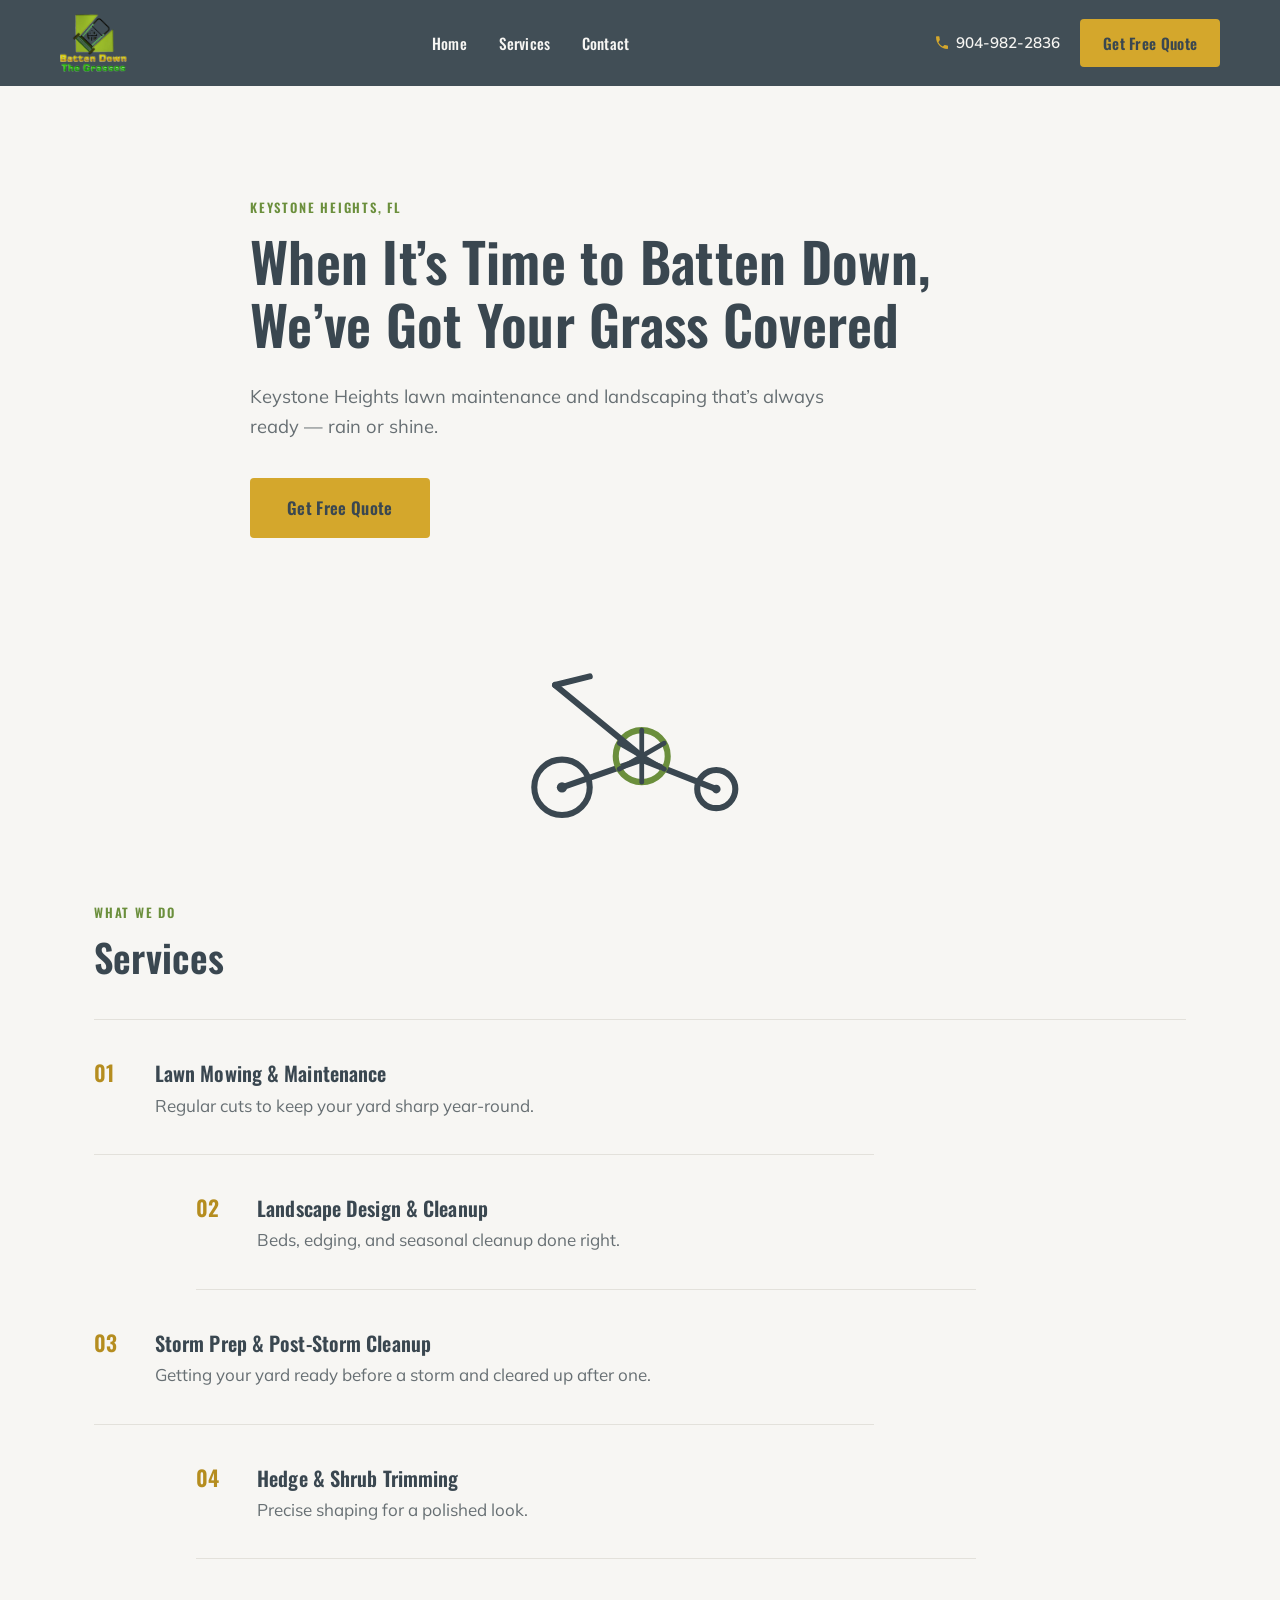
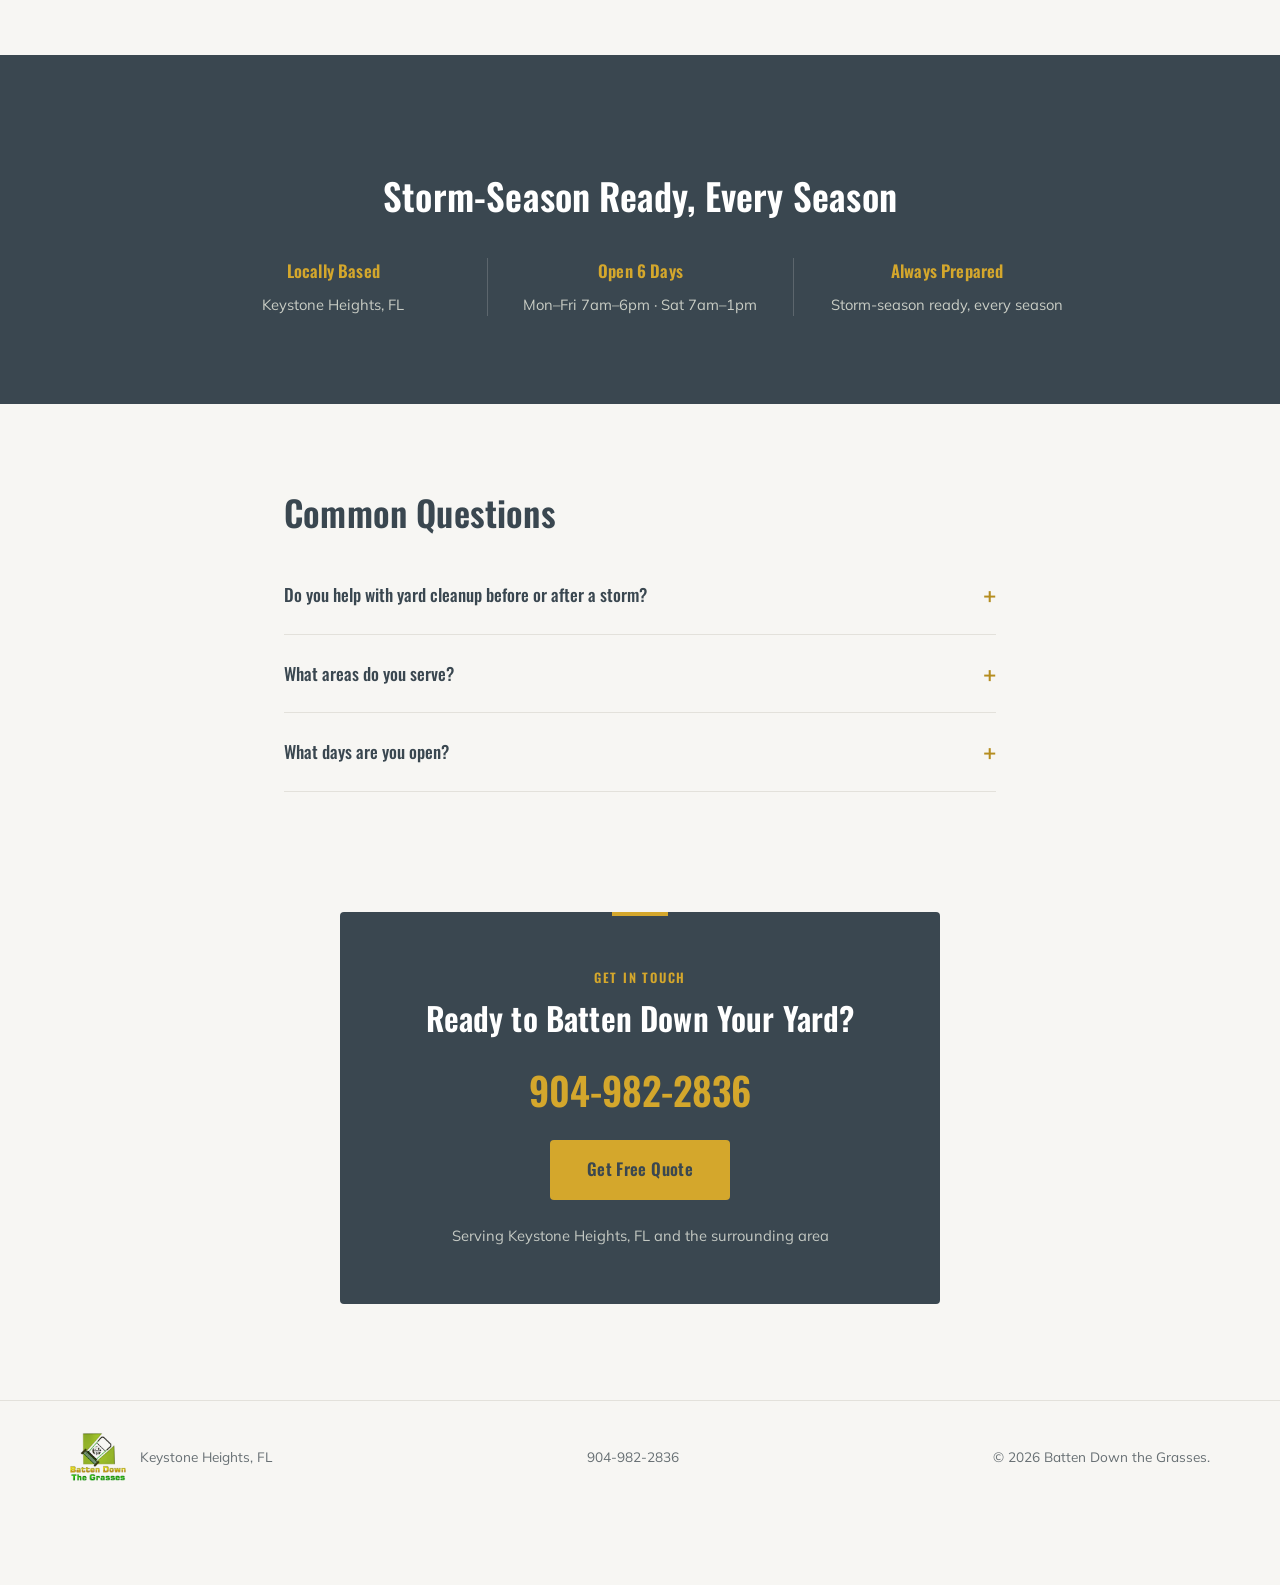
<file: batten-down-the-grasses/index.html>
<!doctype html>
<html lang="en">
<head>
<meta charset="UTF-8">
<meta name="viewport" content="width=device-width, initial-scale=1.0">
<title>Batten Down the Grasses | Lawn Maintenance &amp; Landscape, Keystone Heights FL</title>
<meta name="description" content="Batten Down the Grasses keeps Keystone Heights, FL yards sharp rain or shine — mowing, landscape cleanup, hedge trimming, and storm prep. Call 904-982-2836.">
<link rel="icon" href="data:image/svg+xml,%3Csvg xmlns='http://www.w3.org/2000/svg' viewBox='0 0 64 64'%3E%3Crect width='64' height='64' rx='10' fill='%233A4750'/%3E%3Ccircle cx='34' cy='30' r='14' fill='none' stroke='%23D4A72C' stroke-width='3'/%3E%3Cline x1='34' y1='30' x2='34' y2='16' stroke='%23F7F6F3' stroke-width='2.5'/%3E%3Cline x1='34' y1='30' x2='46' y2='24' stroke='%23F7F6F3' stroke-width='2.5'/%3E%3Cline x1='34' y1='30' x2='46' y2='36' stroke='%23F7F6F3' stroke-width='2.5'/%3E%3Cline x1='34' y1='30' x2='34' y2='44' stroke='%23F7F6F3' stroke-width='2.5'/%3E%3Cline x1='34' y1='30' x2='22' y2='36' stroke='%23F7F6F3' stroke-width='2.5'/%3E%3Cline x1='34' y1='30' x2='22' y2='24' stroke='%23F7F6F3' stroke-width='2.5'/%3E%3Ccircle cx='16' cy='46' r='8' fill='none' stroke='%23F7F6F3' stroke-width='3'/%3E%3C/svg%3E">
<link rel="preconnect" href="https://fonts.googleapis.com">
<link rel="preconnect" href="https://fonts.gstatic.com" crossorigin>
<link href="https://fonts.googleapis.com/css2?family=Oswald:wght@500;600;700&amp;family=Mulish:wght@400;500;600;700&amp;display=swap" rel="stylesheet">
<link rel="stylesheet" href="css/styles.css">

<script type="application/ld+json">
{
  "@context": "https://schema.org",
  "@type": "LandscapingBusiness",
  "name": "Batten Down the Grasses",
  "telephone": "+1-904-982-2836",
  "priceRange": "$$",
  "address": {
    "@type": "PostalAddress",
    "addressLocality": "Keystone Heights",
    "addressRegion": "FL",
    "addressCountry": "US"
  },
  "areaServed": {
    "@type": "City",
    "name": "Keystone Heights, FL"
  },
  "openingHoursSpecification": [
    {
      "@type": "OpeningHoursSpecification",
      "dayOfWeek": ["Monday", "Tuesday", "Wednesday", "Thursday", "Friday"],
      "opens": "07:00",
      "closes": "18:00"
    },
    {
      "@type": "OpeningHoursSpecification",
      "dayOfWeek": ["Saturday"],
      "opens": "07:00",
      "closes": "13:00"
    }
  ],
  "url": "https://battendownthegrasses.com/",
  "makesOffer": [
    { "@type": "Offer", "itemOffered": { "@type": "Service", "name": "Lawn Mowing & Maintenance" } },
    { "@type": "Offer", "itemOffered": { "@type": "Service", "name": "Landscape Design & Cleanup" } },
    { "@type": "Offer", "itemOffered": { "@type": "Service", "name": "Storm Prep & Post-Storm Cleanup" } },
    { "@type": "Offer", "itemOffered": { "@type": "Service", "name": "Hedge & Shrub Trimming" } }
  ]
}
</script>
</head>
<body>

<a class="skip-link" href="#main">Skip to content</a>

<header class="site-header">
  <div class="header-inner">
    <a href="#top" class="brand">
      <span class="brand-badge"><img src="images/logo.png" alt="Batten Down the Grasses logo"></span>
    </a>

    <nav class="main-nav" aria-label="Primary">
      <a href="#home">Home</a>
      <a href="#services">Services</a>
      <a href="#contact">Contact</a>
    </nav>

    <div class="header-actions">
      <a href="tel:9049822836" class="header-phone">
        <svg viewBox="0 0 24 24" width="16" height="16" aria-hidden="true"><path d="M6.6 10.8c1.4 2.8 3.8 5.1 6.6 6.6l2.2-2.2c.3-.3.7-.4 1-.2 1.1.4 2.3.6 3.6.6.6 0 1 .4 1 1V20c0 .6-.4 1-1 1C10.9 21 3 13.1 3 3c0-.6.4-1 1-1h3.2c.6 0 1 .4 1 1 0 1.3.2 2.5.6 3.6.1.4 0 .8-.3 1.1L6.6 10.8z" fill="currentColor"/></svg>
        <span>904-982-2836</span>
      </a>
      <a href="#contact" class="btn btn-cta header-cta">Get Free Quote</a>
    </div>
  </div>
</header>

<main id="main">

  <!-- HERO -->
  <section class="hero" id="home">
    <div class="hero-inner">
      <p class="eyebrow">Keystone Heights, FL</p>
      <h1>When It&rsquo;s Time to Batten Down, We&rsquo;ve Got Your Grass Covered</h1>
      <p class="hero-sub">Keystone Heights lawn maintenance and landscaping that&rsquo;s always ready &mdash; rain or shine.</p>
      <a href="#contact" class="btn btn-cta btn-lg">Get Free Quote</a>
    </div>
  </section>

  <!-- SIGNATURE DIVIDER: reel mower, blades snap shut like a storm shutter -->
  <section class="divider reveal" aria-hidden="true">
    <div class="divider-inner">
      <svg class="divider-mark" viewBox="0 0 300 190" role="presentation" focusable="false">
        <line x1="60" y1="140" x2="152" y2="108" stroke="#3A4750" stroke-width="7" stroke-linecap="round"/>
        <line x1="152" y1="108" x2="238" y2="142" stroke="#3A4750" stroke-width="7" stroke-linecap="round"/>
        <circle cx="60" cy="140" r="32" fill="none" stroke="#3A4750" stroke-width="7"/>
        <circle cx="60" cy="140" r="6" fill="#3A4750"/>
        <circle cx="238" cy="142" r="22" fill="none" stroke="#3A4750" stroke-width="7"/>
        <circle cx="238" cy="142" r="5" fill="#3A4750"/>
        <circle cx="152" cy="104" r="30" fill="none" stroke="#6B8F3C" stroke-width="7"/>
        <g id="reel-blades">
          <line x1="152" y1="104" x2="152" y2="74" stroke="#3A4750" stroke-width="5.5" stroke-linecap="round"/>
          <line x1="152" y1="104" x2="178" y2="89" stroke="#3A4750" stroke-width="5.5" stroke-linecap="round"/>
          <line x1="152" y1="104" x2="178" y2="119" stroke="#3A4750" stroke-width="5.5" stroke-linecap="round"/>
          <line x1="152" y1="104" x2="152" y2="134" stroke="#3A4750" stroke-width="5.5" stroke-linecap="round"/>
          <line x1="152" y1="104" x2="126" y2="119" stroke="#3A4750" stroke-width="5.5" stroke-linecap="round"/>
          <line x1="152" y1="104" x2="126" y2="89" stroke="#3A4750" stroke-width="5.5" stroke-linecap="round"/>
        </g>
        <line x1="152" y1="104" x2="52" y2="22" stroke="#3A4750" stroke-width="7" stroke-linecap="round"/>
        <line x1="52" y1="22" x2="92" y2="12" stroke="#3A4750" stroke-width="7" stroke-linecap="round"/>
      </svg>
    </div>
  </section>

  <!-- SERVICES -->
  <section class="services" id="services">
    <div class="section-inner">
      <div class="services-head reveal">
        <p class="eyebrow">What We Do</p>
        <h2>Services</h2>
      </div>

      <ol class="services-list">
        <li class="service-row reveal">
          <span class="service-num">01</span>
          <div class="service-copy">
            <h3>Lawn Mowing &amp; Maintenance</h3>
            <p>Regular cuts to keep your yard sharp year-round.</p>
          </div>
        </li>
        <li class="service-row service-row--offset reveal">
          <span class="service-num">02</span>
          <div class="service-copy">
            <h3>Landscape Design &amp; Cleanup</h3>
            <p>Beds, edging, and seasonal cleanup done right.</p>
          </div>
        </li>
        <li class="service-row reveal">
          <span class="service-num">03</span>
          <div class="service-copy">
            <h3>Storm Prep &amp; Post-Storm Cleanup</h3>
            <p>Getting your yard ready before a storm and cleared up after one.</p>
          </div>
        </li>
        <li class="service-row service-row--offset reveal">
          <span class="service-num">04</span>
          <div class="service-copy">
            <h3>Hedge &amp; Shrub Trimming</h3>
            <p>Precise shaping for a polished look.</p>
          </div>
        </li>
      </ol>
    </div>
  </section>

  <!-- TRUST / STORM-READY -->
  <section class="trust">
    <div class="trust-inner">
      <p class="eyebrow eyebrow--on-dark reveal">Ready For Whatever Florida Sends</p>
      <h2 class="reveal">Storm-Season Ready, Every Season</h2>

      <ul class="trust-signals reveal">
        <li>
          <span class="trust-signal-label">Locally Based</span>
          <span class="trust-signal-detail">Keystone Heights, FL</span>
        </li>
        <li>
          <span class="trust-signal-label">Open 6 Days</span>
          <span class="trust-signal-detail">Mon&ndash;Fri 7am&ndash;6pm &middot; Sat 7am&ndash;1pm</span>
        </li>
        <li>
          <span class="trust-signal-label">Always Prepared</span>
          <span class="trust-signal-detail">Storm-season ready, every season</span>
        </li>
      </ul>
    </div>
  </section>

  <!-- FAQ -->
  <section class="faq">
    <div class="section-inner faq-inner">
      <h2 class="reveal">Common Questions</h2>

      <div class="faq-list reveal">
        <details class="faq-item">
          <summary>Do you help with yard cleanup before or after a storm?</summary>
          <p>Yes &mdash; storm prep and post-storm cleanup are part of the regular service list, not an afterthought.</p>
        </details>
        <details class="faq-item">
          <summary>What areas do you serve?</summary>
          <p>Keystone Heights, FL and the surrounding area.</p>
        </details>
        <details class="faq-item">
          <summary>What days are you open?</summary>
          <p>Monday through Friday 7am&ndash;6pm, and Saturday mornings 7am&ndash;1pm.</p>
        </details>
      </div>
    </div>
  </section>

  <!-- CONTACT / CTA -->
  <section class="contact" id="contact">
    <div class="contact-card reveal">
      <p class="eyebrow eyebrow--on-dark">Get In Touch</p>
      <h2>Ready to Batten Down Your Yard?</h2>
      <a href="tel:9049822836" class="contact-phone">904-982-2836</a>
      <a href="tel:9049822836" class="btn btn-cta btn-lg">Get Free Quote</a>
      <p class="contact-note">Serving Keystone Heights, FL and the surrounding area</p>
    </div>
  </section>

</main>

<footer class="site-footer">
  <div class="footer-inner">
    <span class="footer-brand">
      <span class="brand-badge brand-badge--footer"><img src="images/logo.png" alt="Batten Down the Grasses logo"></span>
      <span>Keystone Heights, FL</span>
    </span>
    <span>904-982-2836</span>
    <span>&copy; <span id="year"></span> Batten Down the Grasses.</span>
  </div>
</footer>

<a href="tel:9049822836" class="float-call" aria-label="Get a free quote from Batten Down the Grasses">
  <svg viewBox="0 0 24 24" width="24" height="24" aria-hidden="true"><path d="M6.6 10.8c1.4 2.8 3.8 5.1 6.6 6.6l2.2-2.2c.3-.3.7-.4 1-.2 1.1.4 2.3.6 3.6.6.6 0 1 .4 1 1V20c0 .6-.4 1-1 1C10.9 21 3 13.1 3 3c0-.6.4-1 1-1h3.2c.6 0 1 .4 1 1 0 1.3.2 2.5.6 3.6.1.4 0 .8-.3 1.1L6.6 10.8z" fill="currentColor"/></svg>
</a>

<script src="js/main.js"></script>
</body>
</html>
</file>
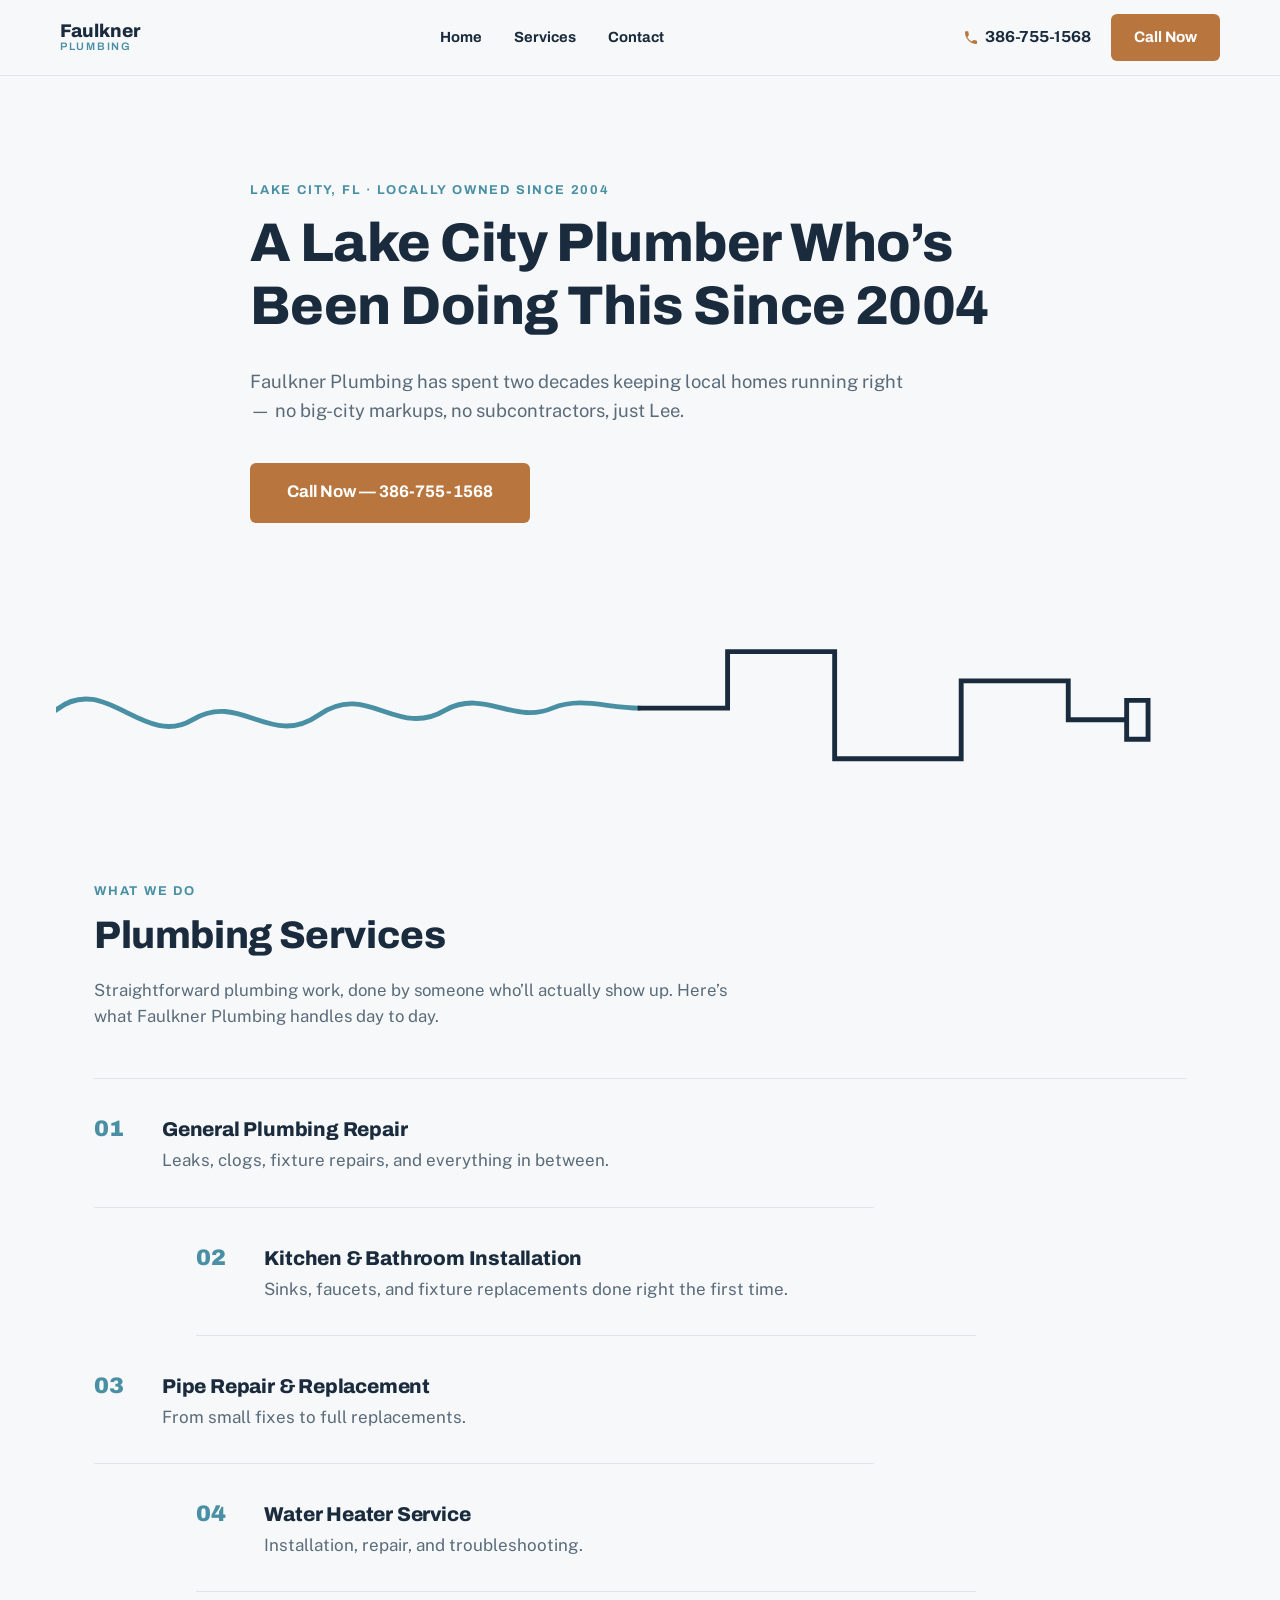
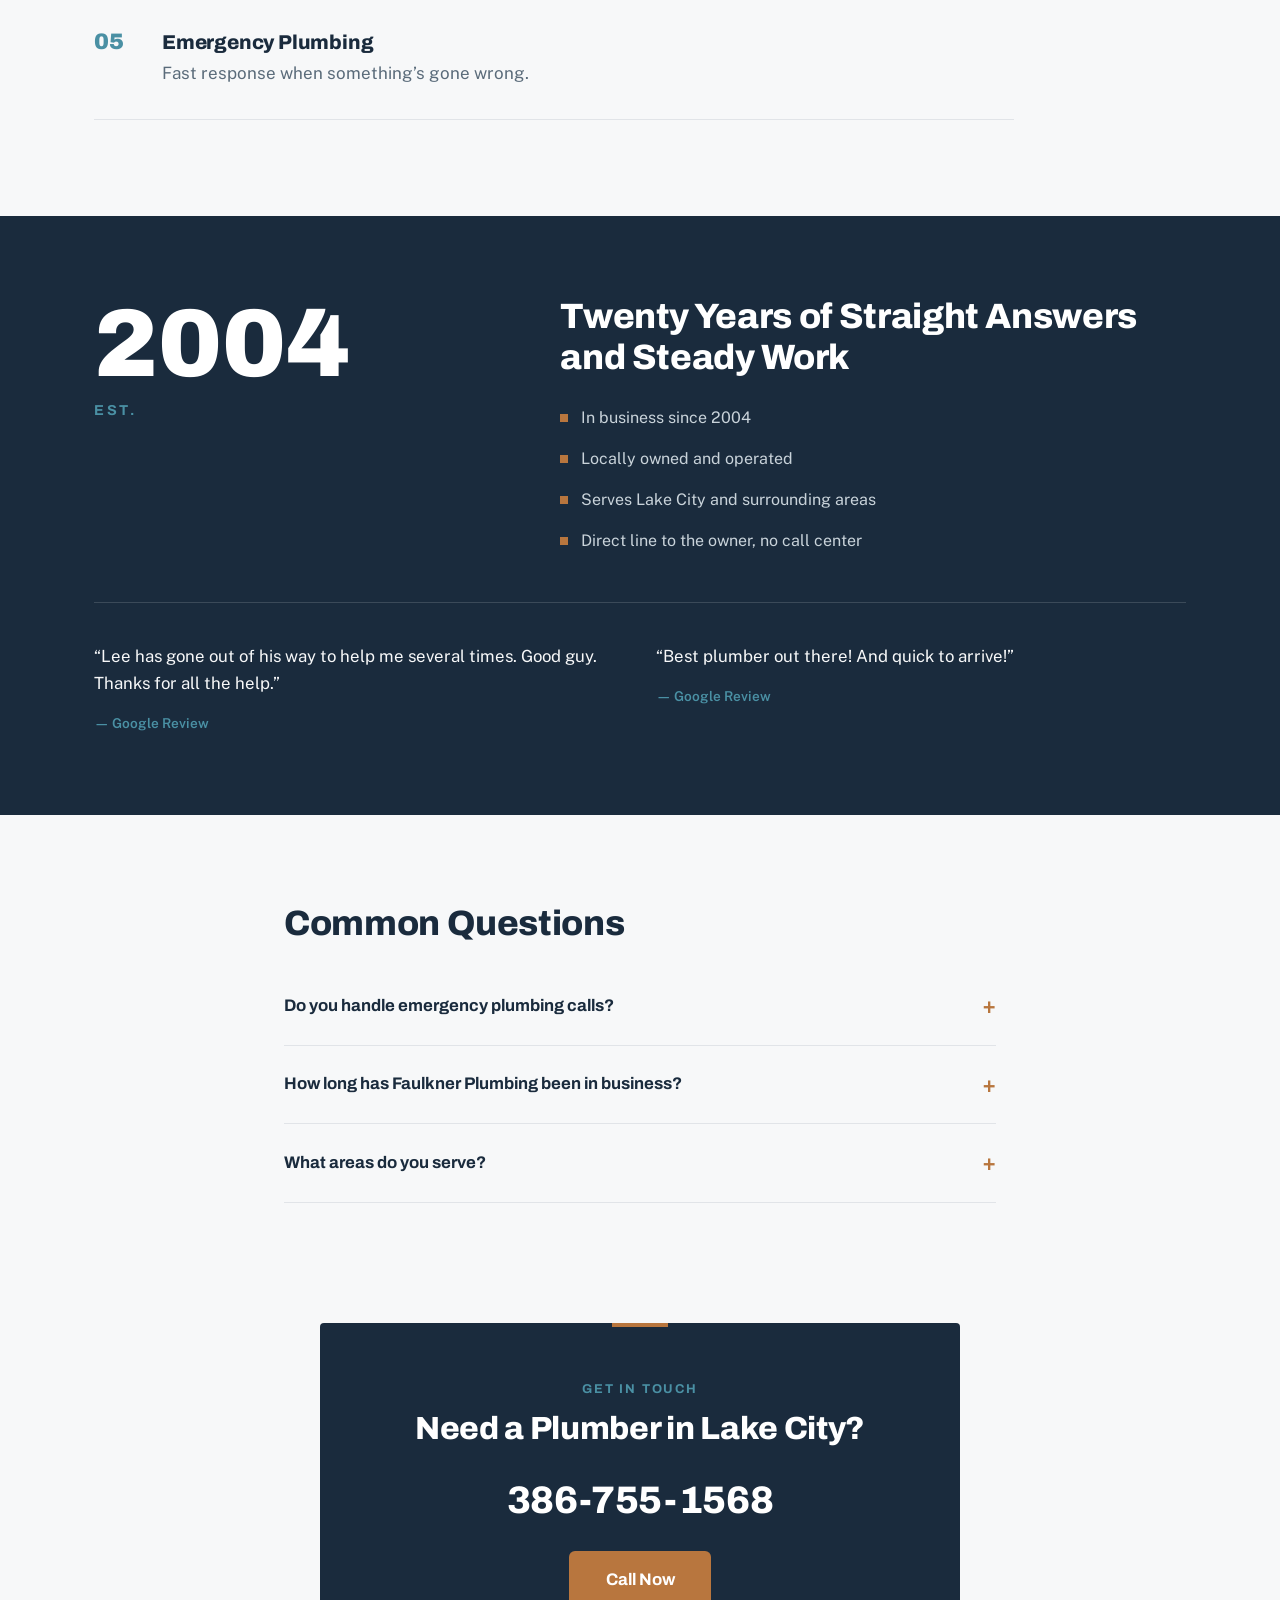
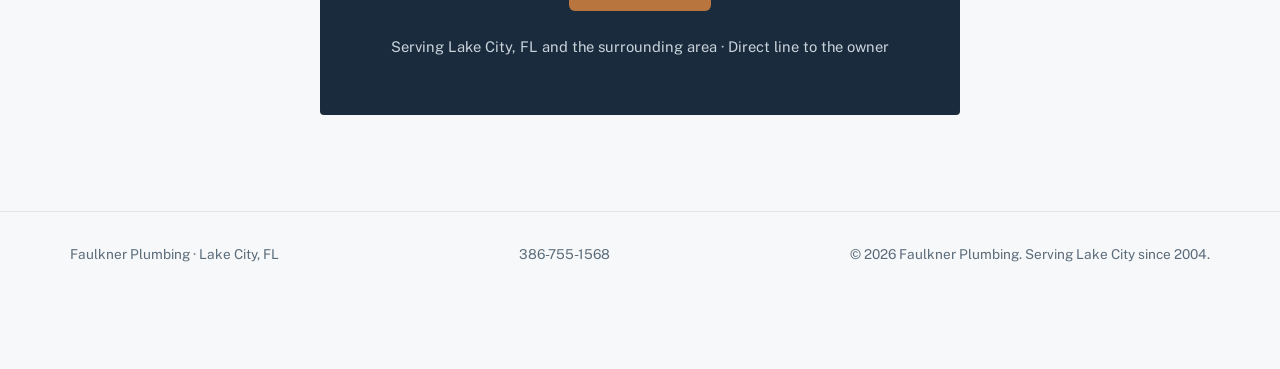
<file: faulkner-plumbing/index.html>
<!doctype html>
<html lang="en">
<head>
<meta charset="UTF-8">
<meta name="viewport" content="width=device-width, initial-scale=1.0">
<title>Faulkner Plumbing | Lake City, FL Plumber Since 2004</title>
<meta name="description" content="Faulkner Plumbing has served Lake City, FL homeowners since 2004. Leak repair, water heaters, pipe replacement &amp; emergency plumbing. Call Lee directly: 386-755-1568.">
<link rel="icon" href="data:image/svg+xml,%3Csvg xmlns='http://www.w3.org/2000/svg' viewBox='0 0 64 64'%3E%3Crect width='64' height='64' rx='10' fill='%231A2B3D'/%3E%3Cpath d='M14 20 H32 V32 H50 V44' fill='none' stroke='%23B8763E' stroke-width='5' stroke-linecap='square'/%3E%3Ccircle cx='50' cy='44' r='4.5' fill='none' stroke='%23B8763E' stroke-width='4'/%3E%3C/svg%3E">
<link rel="preconnect" href="https://fonts.googleapis.com">
<link rel="preconnect" href="https://fonts.gstatic.com" crossorigin>
<link href="https://fonts.googleapis.com/css2?family=Archivo:wght@600;700;800;900&amp;family=Public+Sans:wght@400;500;600;700&amp;display=swap" rel="stylesheet">
<link rel="stylesheet" href="css/styles.css">

<script type="application/ld+json">
{
  "@context": "https://schema.org",
  "@type": "Plumber",
  "name": "Faulkner Plumbing",
  "image": "",
  "telephone": "+1-386-755-1568",
  "priceRange": "$$",
  "address": {
    "@type": "PostalAddress",
    "addressLocality": "Lake City",
    "addressRegion": "FL",
    "addressCountry": "US"
  },
  "areaServed": {
    "@type": "City",
    "name": "Lake City, FL"
  },
  "foundingDate": "2004",
  "url": "https://faulknerplumbing.com/",
  "makesOffer": [
    { "@type": "Offer", "itemOffered": { "@type": "Service", "name": "General Plumbing Repair" } },
    { "@type": "Offer", "itemOffered": { "@type": "Service", "name": "Kitchen & Bathroom Installation" } },
    { "@type": "Offer", "itemOffered": { "@type": "Service", "name": "Pipe Repair & Replacement" } },
    { "@type": "Offer", "itemOffered": { "@type": "Service", "name": "Water Heater Service" } },
    { "@type": "Offer", "itemOffered": { "@type": "Service", "name": "Emergency Plumbing" } }
  ]
}
</script>
</head>
<body>

<a class="skip-link" href="#main">Skip to content</a>

<header class="site-header" id="site-header">
  <div class="header-inner">
    <a href="#top" class="brand">
      <span class="brand-name">Faulkner</span><span class="brand-sub">Plumbing</span>
    </a>

    <nav class="main-nav" aria-label="Primary">
      <a href="#home">Home</a>
      <a href="#services">Services</a>
      <a href="#contact">Contact</a>
    </nav>

    <div class="header-actions">
      <a href="tel:3867551568" class="header-phone">
        <svg viewBox="0 0 24 24" width="16" height="16" aria-hidden="true"><path d="M6.6 10.8c1.4 2.8 3.8 5.1 6.6 6.6l2.2-2.2c.3-.3.7-.4 1-.2 1.1.4 2.3.6 3.6.6.6 0 1 .4 1 1V20c0 .6-.4 1-1 1C10.9 21 3 13.1 3 3c0-.6.4-1 1-1h3.2c.6 0 1 .4 1 1 0 1.3.2 2.5.6 3.6.1.4 0 .8-.3 1.1L6.6 10.8z" fill="currentColor"/></svg>
        <span>386-755-1568</span>
      </a>
      <a href="tel:3867551568" class="btn btn-cta header-cta">Call Now</a>
    </div>
  </div>
</header>

<main id="main">

  <!-- HERO -->
  <section class="hero" id="home">
    <div class="hero-inner">
      <p class="eyebrow">Lake City, FL &middot; Locally Owned Since 2004</p>
      <h1>A Lake City Plumber Who&rsquo;s Been Doing This Since 2004</h1>
      <p class="hero-sub">Faulkner Plumbing has spent two decades keeping local homes running right &mdash; no big-city markups, no subcontractors, just Lee.</p>
      <a href="tel:3867551568" class="btn btn-cta btn-lg">
        Call Now &mdash; 386-755-1568
      </a>
    </div>
  </section>

  <!-- SIGNATURE DIVIDER -->
  <section class="signature-divider" aria-hidden="true">
    <svg id="signature-svg" viewBox="0 0 1200 220" preserveAspectRatio="xMidYMid meet" role="presentation" focusable="false">
      <path id="sig-river" d="M0,110
        C50,70 90,150 140,120
        C190,90 220,150 270,115
        C320,80 350,140 400,110
        C440,88 470,125 510,108
        C540,96 565,108 600,108"
        fill="none" stroke="#4A90A4" stroke-width="5" stroke-linecap="round" stroke-linejoin="round"/>
      <path id="sig-pipe" d="M600,108
        L690,108
        L690,50
        L800,50
        L800,160
        L930,160
        L930,80
        L1040,80
        L1040,120
        L1100,120
        L1100,100
        L1122,100
        L1122,140
        L1100,140
        L1100,120"
        fill="none" stroke="#1A2B3D" stroke-width="5" stroke-linecap="square" stroke-linejoin="miter"/>
    </svg>
  </section>

  <!-- SERVICES -->
  <section class="services" id="services">
    <div class="section-inner">
      <div class="services-head reveal">
        <p class="eyebrow">What We Do</p>
        <h2>Plumbing Services</h2>
        <p class="services-lede">Straightforward plumbing work, done by someone who&rsquo;ll actually show up. Here&rsquo;s what Faulkner Plumbing handles day to day.</p>
      </div>

      <ol class="services-list">
        <li class="service-row reveal">
          <span class="service-num">01</span>
          <div class="service-copy">
            <h3>General Plumbing Repair</h3>
            <p>Leaks, clogs, fixture repairs, and everything in between.</p>
          </div>
        </li>
        <li class="service-row service-row--offset reveal">
          <span class="service-num">02</span>
          <div class="service-copy">
            <h3>Kitchen &amp; Bathroom Installation</h3>
            <p>Sinks, faucets, and fixture replacements done right the first time.</p>
          </div>
        </li>
        <li class="service-row reveal">
          <span class="service-num">03</span>
          <div class="service-copy">
            <h3>Pipe Repair &amp; Replacement</h3>
            <p>From small fixes to full replacements.</p>
          </div>
        </li>
        <li class="service-row service-row--offset reveal">
          <span class="service-num">04</span>
          <div class="service-copy">
            <h3>Water Heater Service</h3>
            <p>Installation, repair, and troubleshooting.</p>
          </div>
        </li>
        <li class="service-row service-row--wide reveal">
          <span class="service-num">05</span>
          <div class="service-copy">
            <h3>Emergency Plumbing</h3>
            <p>Fast response when something&rsquo;s gone wrong.</p>
          </div>
        </li>
      </ol>
    </div>
  </section>

  <!-- TRUST / ESTABLISHED SINCE 2004 -->
  <section class="trust">
    <div class="trust-inner">
      <div class="trust-stat reveal">
        <span class="trust-year">2004</span>
        <span class="trust-year-label">Est.</span>
      </div>

      <div class="trust-body reveal">
        <h2>Twenty Years of Straight Answers and Steady Work</h2>
        <ul class="trust-signals">
          <li>In business since 2004</li>
          <li>Locally owned and operated</li>
          <li>Serves Lake City and surrounding areas</li>
          <li>Direct line to the owner, no call center</li>
        </ul>
      </div>

      <div class="reviews reveal">
        <blockquote>
          <p>&ldquo;Lee has gone out of his way to help me several times. Good guy. Thanks for all the help.&rdquo;</p>
          <cite>&mdash; Google Review</cite>
        </blockquote>
        <blockquote>
          <p>&ldquo;Best plumber out there! And quick to arrive!&rdquo;</p>
          <cite>&mdash; Google Review</cite>
        </blockquote>
      </div>
    </div>
  </section>

  <!-- FAQ -->
  <section class="faq">
    <div class="section-inner faq-inner">
      <h2 class="reveal">Common Questions</h2>

      <div class="faq-list reveal">
        <details class="faq-item">
          <summary>Do you handle emergency plumbing calls?</summary>
          <p>Call the number above directly &mdash; Lee can give you a straight answer on timing and availability right away.</p>
        </details>
        <details class="faq-item">
          <summary>How long has Faulkner Plumbing been in business?</summary>
          <p>Since 2004 &mdash; two decades of plumbing work in the Lake City area.</p>
        </details>
        <details class="faq-item">
          <summary>What areas do you serve?</summary>
          <p>Lake City, FL and the surrounding area.</p>
        </details>
      </div>
    </div>
  </section>

  <!-- CONTACT / CTA -->
  <section class="contact" id="contact">
    <div class="contact-card reveal">
      <p class="eyebrow eyebrow--on-dark">Get In Touch</p>
      <h2>Need a Plumber in Lake City?</h2>
      <a href="tel:3867551568" class="contact-phone">386-755-1568</a>
      <a href="tel:3867551568" class="btn btn-cta btn-lg">Call Now</a>
      <p class="contact-note">Serving Lake City, FL and the surrounding area &middot; Direct line to the owner</p>
    </div>
  </section>

</main>

<footer class="site-footer">
  <div class="footer-inner">
    <span>Faulkner Plumbing &middot; Lake City, FL</span>
    <span>386-755-1568</span>
    <span>&copy; <span id="year"></span> Faulkner Plumbing. Serving Lake City since 2004.</span>
  </div>
</footer>

<a href="tel:3867551568" class="float-call" aria-label="Call Faulkner Plumbing now">
  <svg viewBox="0 0 24 24" width="24" height="24" aria-hidden="true"><path d="M6.6 10.8c1.4 2.8 3.8 5.1 6.6 6.6l2.2-2.2c.3-.3.7-.4 1-.2 1.1.4 2.3.6 3.6.6.6 0 1 .4 1 1V20c0 .6-.4 1-1 1C10.9 21 3 13.1 3 3c0-.6.4-1 1-1h3.2c.6 0 1 .4 1 1 0 1.3.2 2.5.6 3.6.1.4 0 .8-.3 1.1L6.6 10.8z" fill="currentColor"/></svg>
</a>

<script src="js/main.js"></script>
</body>
</html>
</file>
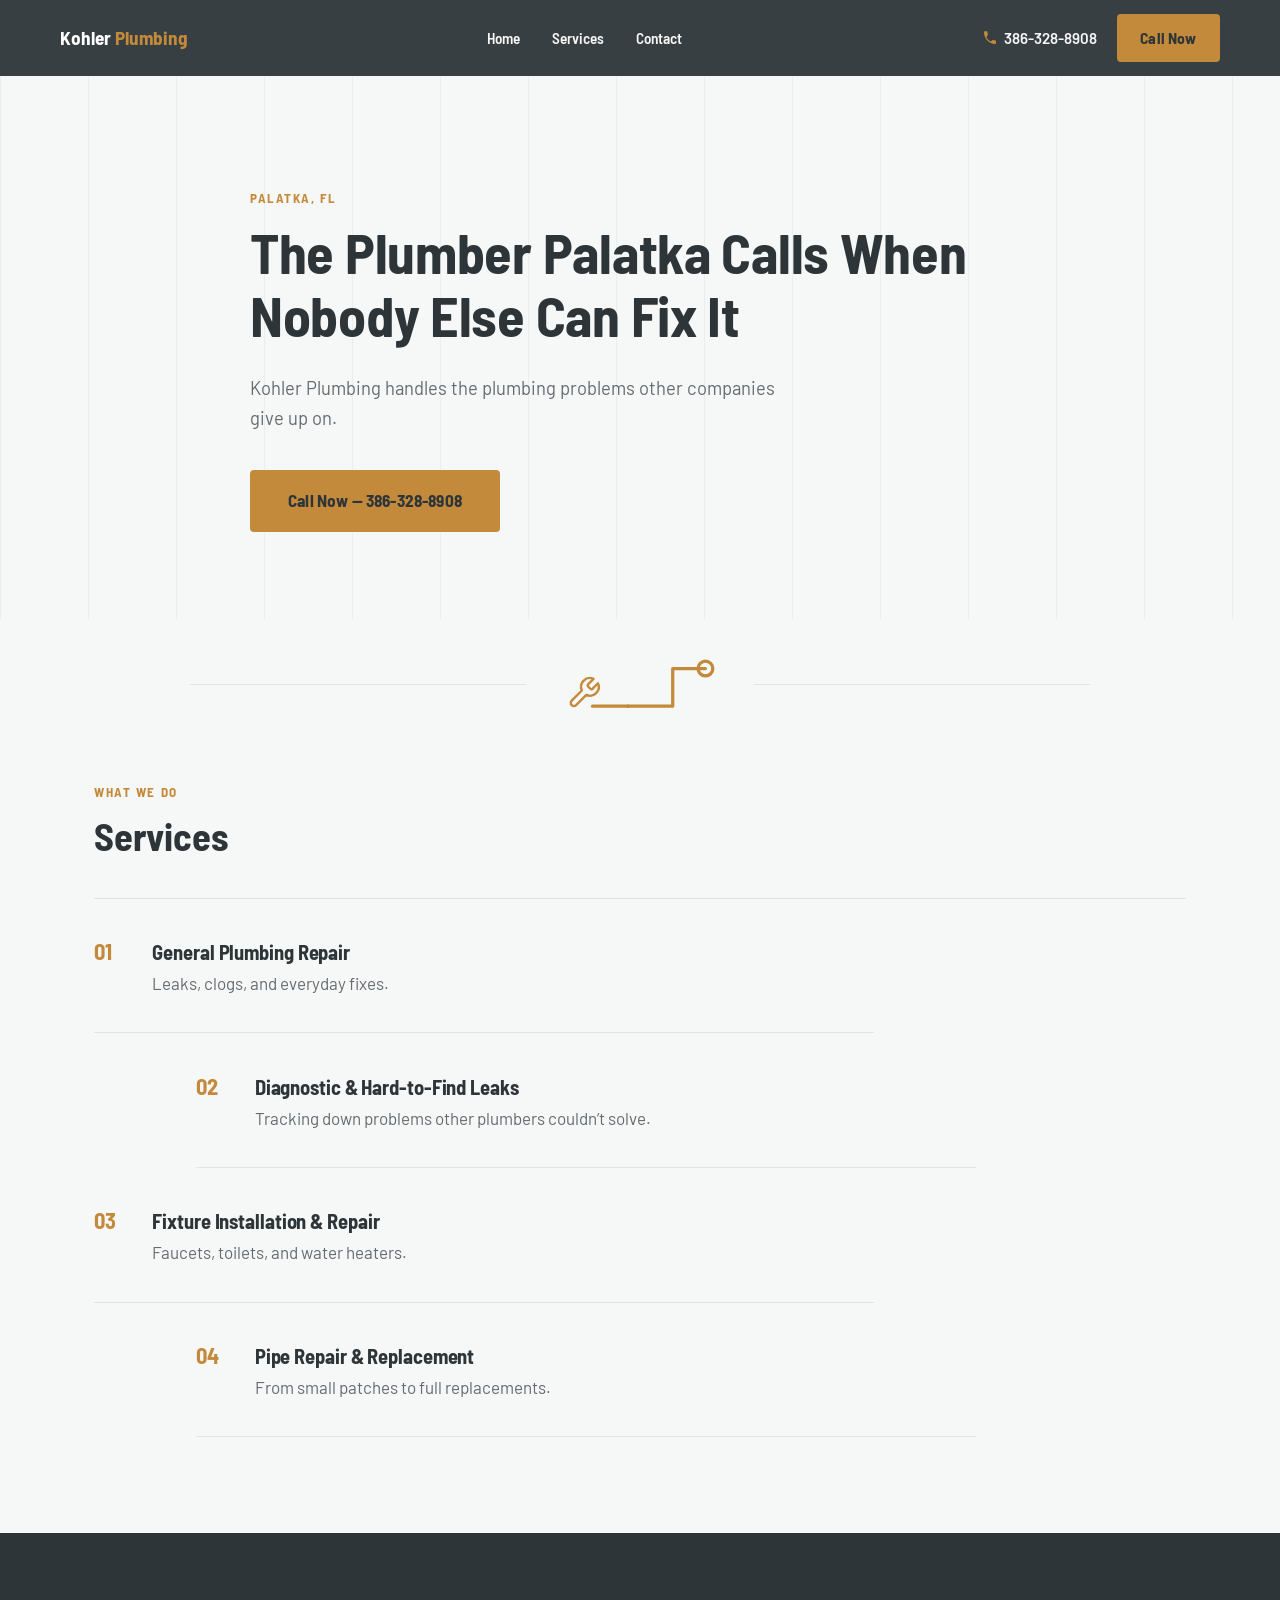
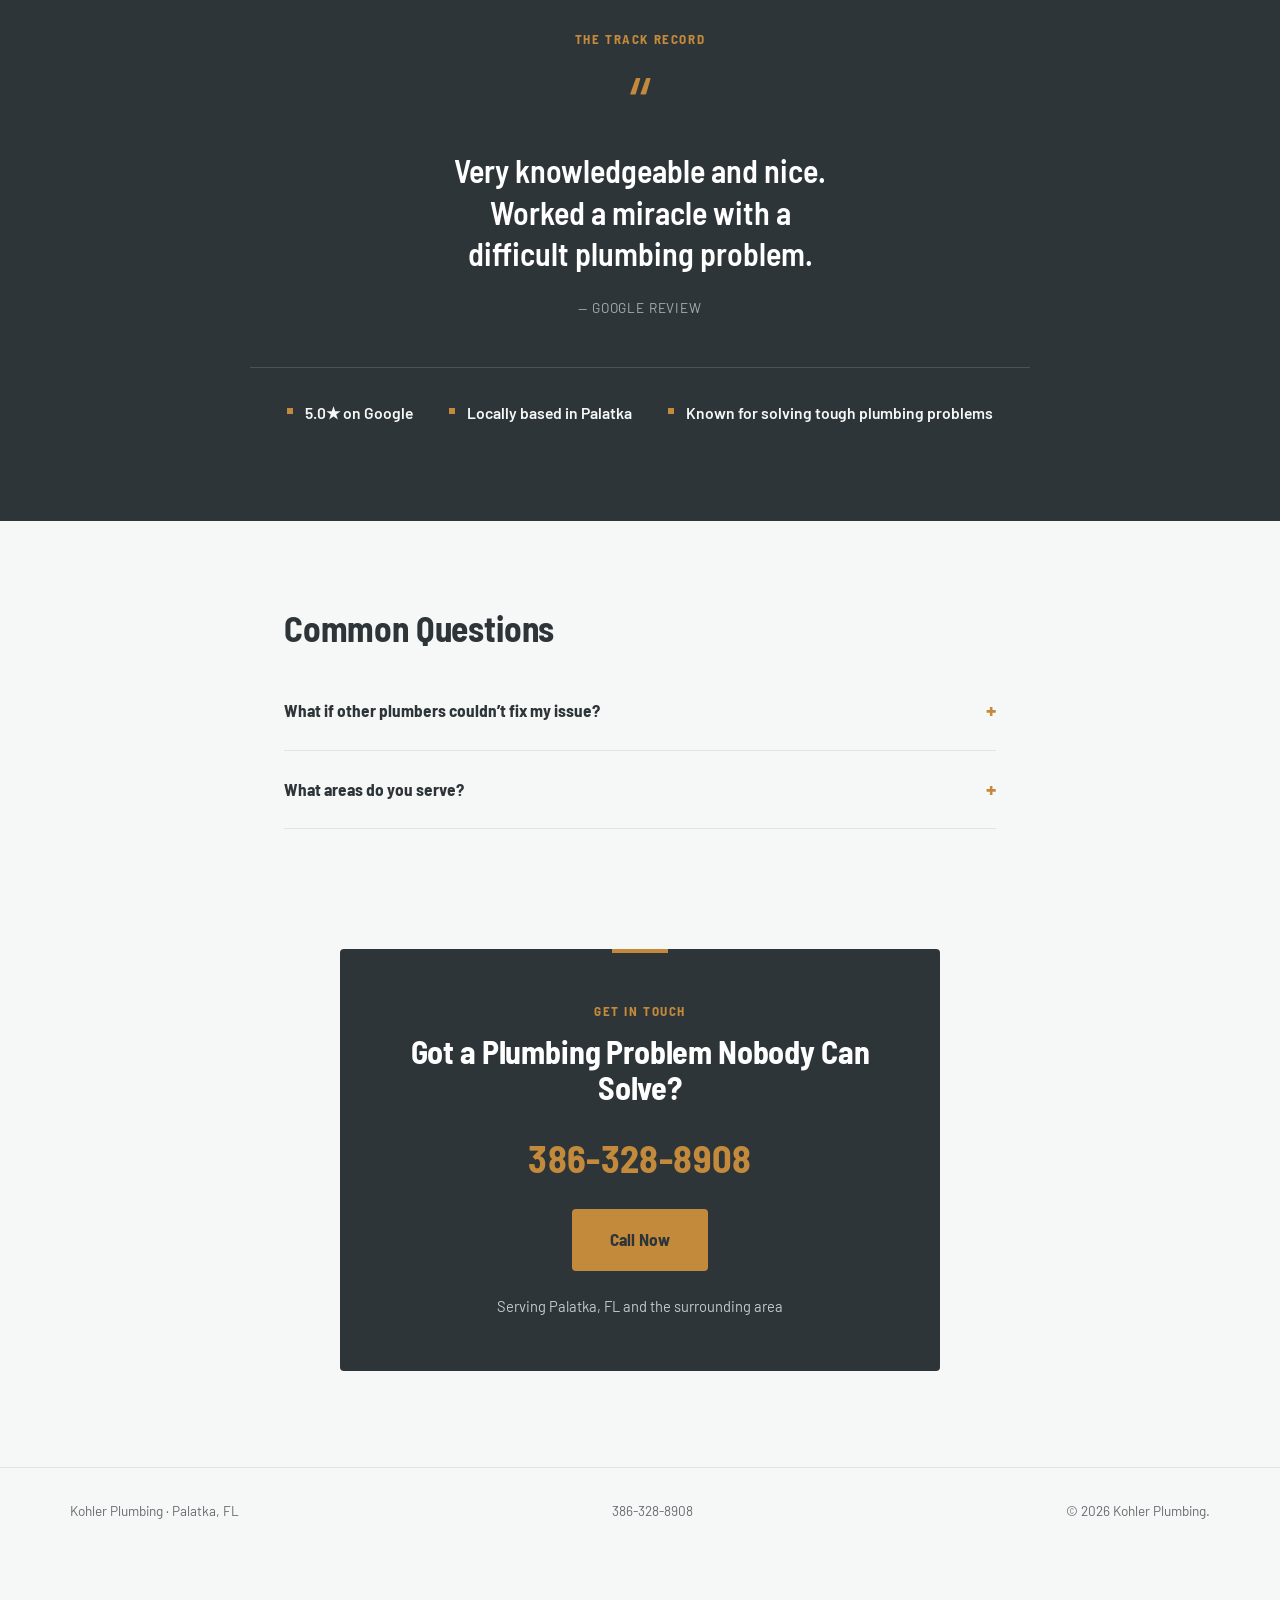
<file: kohler-plumbing/index.html>
<!doctype html>
<html lang="en">
<head>
<meta charset="UTF-8">
<meta name="viewport" content="width=device-width, initial-scale=1.0">
<title>Kohler Plumbing | Palatka, FL Plumber &mdash; Tough Problems Solved</title>
<meta name="description" content="Kohler Plumbing is the Palatka, FL plumber other companies call in when they can't figure out the problem. Leaks, clogs, diagnostics, and repairs. Call 386-328-8908.">
<link rel="icon" href="data:image/svg+xml,%3Csvg xmlns='http://www.w3.org/2000/svg' viewBox='0 0 64 64'%3E%3Crect width='64' height='64' rx='8' fill='%232E3538'/%3E%3Cpath d='M16 24a8 8 0 0 1 11-7l-6 6 3 3 6-6a8 8 0 0 1-7 11L34 42l-3 3-11-11a8 8 0 0 1-4-10z' fill='none' stroke='%23C48A3C' stroke-width='2.5' stroke-linejoin='round'/%3E%3C/svg%3E">
<link rel="preconnect" href="https://fonts.googleapis.com">
<link rel="preconnect" href="https://fonts.gstatic.com" crossorigin>
<link href="https://fonts.googleapis.com/css2?family=Barlow+Semi+Condensed:wght@600;700;800&amp;family=Barlow:wght@400;500;600&amp;display=swap" rel="stylesheet">
<link rel="stylesheet" href="css/styles.css">

<script type="application/ld+json">
{
  "@context": "https://schema.org",
  "@type": "Plumber",
  "name": "Kohler Plumbing",
  "telephone": "+1-386-328-8908",
  "priceRange": "$$",
  "address": {
    "@type": "PostalAddress",
    "addressLocality": "Palatka",
    "addressRegion": "FL",
    "addressCountry": "US"
  },
  "areaServed": {
    "@type": "City",
    "name": "Palatka, FL"
  },
  "url": "https://kohlerplumbing.com/",
  "makesOffer": [
    { "@type": "Offer", "itemOffered": { "@type": "Service", "name": "General Plumbing Repair" } },
    { "@type": "Offer", "itemOffered": { "@type": "Service", "name": "Diagnostic & Hard-to-Find Leaks" } },
    { "@type": "Offer", "itemOffered": { "@type": "Service", "name": "Fixture Installation & Repair" } },
    { "@type": "Offer", "itemOffered": { "@type": "Service", "name": "Pipe Repair & Replacement" } }
  ]
}
</script>
</head>
<body>

<a class="skip-link" href="#main">Skip to content</a>

<header class="site-header">
  <div class="header-inner">
    <a href="#top" class="brand">
      <span class="brand-name">Kohler <span class="brand-accent">Plumbing</span></span>
    </a>

    <nav class="main-nav" aria-label="Primary">
      <a href="#home">Home</a>
      <a href="#services">Services</a>
      <a href="#contact">Contact</a>
    </nav>

    <div class="header-actions">
      <a href="tel:3863288908" class="header-phone">
        <svg viewBox="0 0 24 24" width="16" height="16" aria-hidden="true"><path d="M6.6 10.8c1.4 2.8 3.8 5.1 6.6 6.6l2.2-2.2c.3-.3.7-.4 1-.2 1.1.4 2.3.6 3.6.6.6 0 1 .4 1 1V20c0 .6-.4 1-1 1C10.9 21 3 13.1 3 3c0-.6.4-1 1-1h3.2c.6 0 1 .4 1 1 0 1.3.2 2.5.6 3.6.1.4 0 .8-.3 1.1L6.6 10.8z" fill="currentColor"/></svg>
        <span>386-328-8908</span>
      </a>
      <a href="tel:3863288908" class="btn btn-cta header-cta">Call Now</a>
    </div>
  </div>
</header>

<main id="main">

  <!-- HERO -->
  <section class="hero" id="home">
    <div class="hero-inner">
      <p class="eyebrow">Palatka, FL</p>
      <h1>The Plumber Palatka Calls When Nobody Else Can Fix It</h1>
      <p class="hero-sub">Kohler Plumbing handles the plumbing problems other companies give up on.</p>
      <a href="tel:3863288908" class="btn btn-cta btn-lg">Call Now &mdash; 386-328-8908</a>
    </div>
  </section>

  <!-- SIGNATURE DIVIDER -->
  <section class="divider reveal" aria-hidden="true">
    <div class="divider-inner">
      <span class="divider-line"></span>
      <svg class="divider-mark" viewBox="0 0 220 100" role="presentation" focusable="false">
        <g transform="translate(20,38) scale(1.8)">
          <path d="M14.7 6.3a1 1 0 0 0 0 1.4l1.6 1.6a1 1 0 0 0 1.4 0l3.77-3.77a6 6 0 0 1-7.94 7.94l-6.91 6.91a2.12 2.12 0 0 1-3-3l6.91-6.91a6 6 0 0 1 7.94-7.94l-3.76 3.76z" fill="none" stroke="#C48A3C" stroke-width="1.6" stroke-linecap="round" stroke-linejoin="round"/>
        </g>
        <line x1="52" y1="76" x2="96" y2="76" stroke="#C48A3C" stroke-width="4" stroke-linecap="round"/>
        <path d="M95 76 L150 76 L150 30 L190 30" fill="none" stroke="#C48A3C" stroke-width="4" stroke-linecap="round" stroke-linejoin="round"/>
        <circle cx="190" cy="30" r="9" fill="none" stroke="#C48A3C" stroke-width="4"/>
      </svg>
      <span class="divider-line"></span>
    </div>
  </section>

  <!-- SERVICES -->
  <section class="services" id="services">
    <div class="section-inner">
      <div class="services-head reveal">
        <p class="eyebrow">What We Do</p>
        <h2>Services</h2>
      </div>

      <ol class="services-list">
        <li class="service-row reveal">
          <span class="service-num">01</span>
          <div class="service-copy">
            <h3>General Plumbing Repair</h3>
            <p>Leaks, clogs, and everyday fixes.</p>
          </div>
        </li>
        <li class="service-row service-row--offset reveal">
          <span class="service-num">02</span>
          <div class="service-copy">
            <h3>Diagnostic &amp; Hard-to-Find Leaks</h3>
            <p>Tracking down problems other plumbers couldn&rsquo;t solve.</p>
          </div>
        </li>
        <li class="service-row reveal">
          <span class="service-num">03</span>
          <div class="service-copy">
            <h3>Fixture Installation &amp; Repair</h3>
            <p>Faucets, toilets, and water heaters.</p>
          </div>
        </li>
        <li class="service-row service-row--offset reveal">
          <span class="service-num">04</span>
          <div class="service-copy">
            <h3>Pipe Repair &amp; Replacement</h3>
            <p>From small patches to full replacements.</p>
          </div>
        </li>
      </ol>
    </div>
  </section>

  <!-- TRUST / REVIEW -->
  <section class="trust">
    <div class="trust-inner">
      <p class="eyebrow eyebrow--on-dark reveal">The Track Record</p>
      <blockquote class="trust-quote reveal">
        <span class="quote-mark" aria-hidden="true">&ldquo;</span>
        <p>Very knowledgeable and nice. Worked a miracle with a difficult plumbing problem.</p>
        <cite>&mdash; Google Review</cite>
      </blockquote>

      <ul class="trust-signals reveal">
        <li>5.0&#9733; on Google</li>
        <li>Locally based in Palatka</li>
        <li>Known for solving tough plumbing problems</li>
      </ul>
    </div>
  </section>

  <!-- FAQ -->
  <section class="faq">
    <div class="section-inner faq-inner">
      <h2 class="reveal">Common Questions</h2>

      <div class="faq-list reveal">
        <details class="faq-item">
          <summary>What if other plumbers couldn&rsquo;t fix my issue?</summary>
          <p>That&rsquo;s exactly the kind of call Kohler Plumbing takes &mdash; call the number above and describe the problem.</p>
        </details>
        <details class="faq-item">
          <summary>What areas do you serve?</summary>
          <p>Palatka, FL and the surrounding area.</p>
        </details>
      </div>
    </div>
  </section>

  <!-- CONTACT / CTA -->
  <section class="contact" id="contact">
    <div class="contact-card reveal">
      <p class="eyebrow eyebrow--on-dark">Get In Touch</p>
      <h2>Got a Plumbing Problem Nobody Can Solve?</h2>
      <a href="tel:3863288908" class="contact-phone">386-328-8908</a>
      <a href="tel:3863288908" class="btn btn-cta btn-lg">Call Now</a>
      <p class="contact-note">Serving Palatka, FL and the surrounding area</p>
    </div>
  </section>

</main>

<footer class="site-footer">
  <div class="footer-inner">
    <span>Kohler Plumbing &middot; Palatka, FL</span>
    <span>386-328-8908</span>
    <span>&copy; <span id="year"></span> Kohler Plumbing.</span>
  </div>
</footer>

<a href="tel:3863288908" class="float-call" aria-label="Call Kohler Plumbing now">
  <svg viewBox="0 0 24 24" width="24" height="24" aria-hidden="true"><path d="M6.6 10.8c1.4 2.8 3.8 5.1 6.6 6.6l2.2-2.2c.3-.3.7-.4 1-.2 1.1.4 2.3.6 3.6.6.6 0 1 .4 1 1V20c0 .6-.4 1-1 1C10.9 21 3 13.1 3 3c0-.6.4-1 1-1h3.2c.6 0 1 .4 1 1 0 1.3.2 2.5.6 3.6.1.4 0 .8-.3 1.1L6.6 10.8z" fill="currentColor"/></svg>
</a>

<script src="js/main.js"></script>
</body>
</html>
</file>
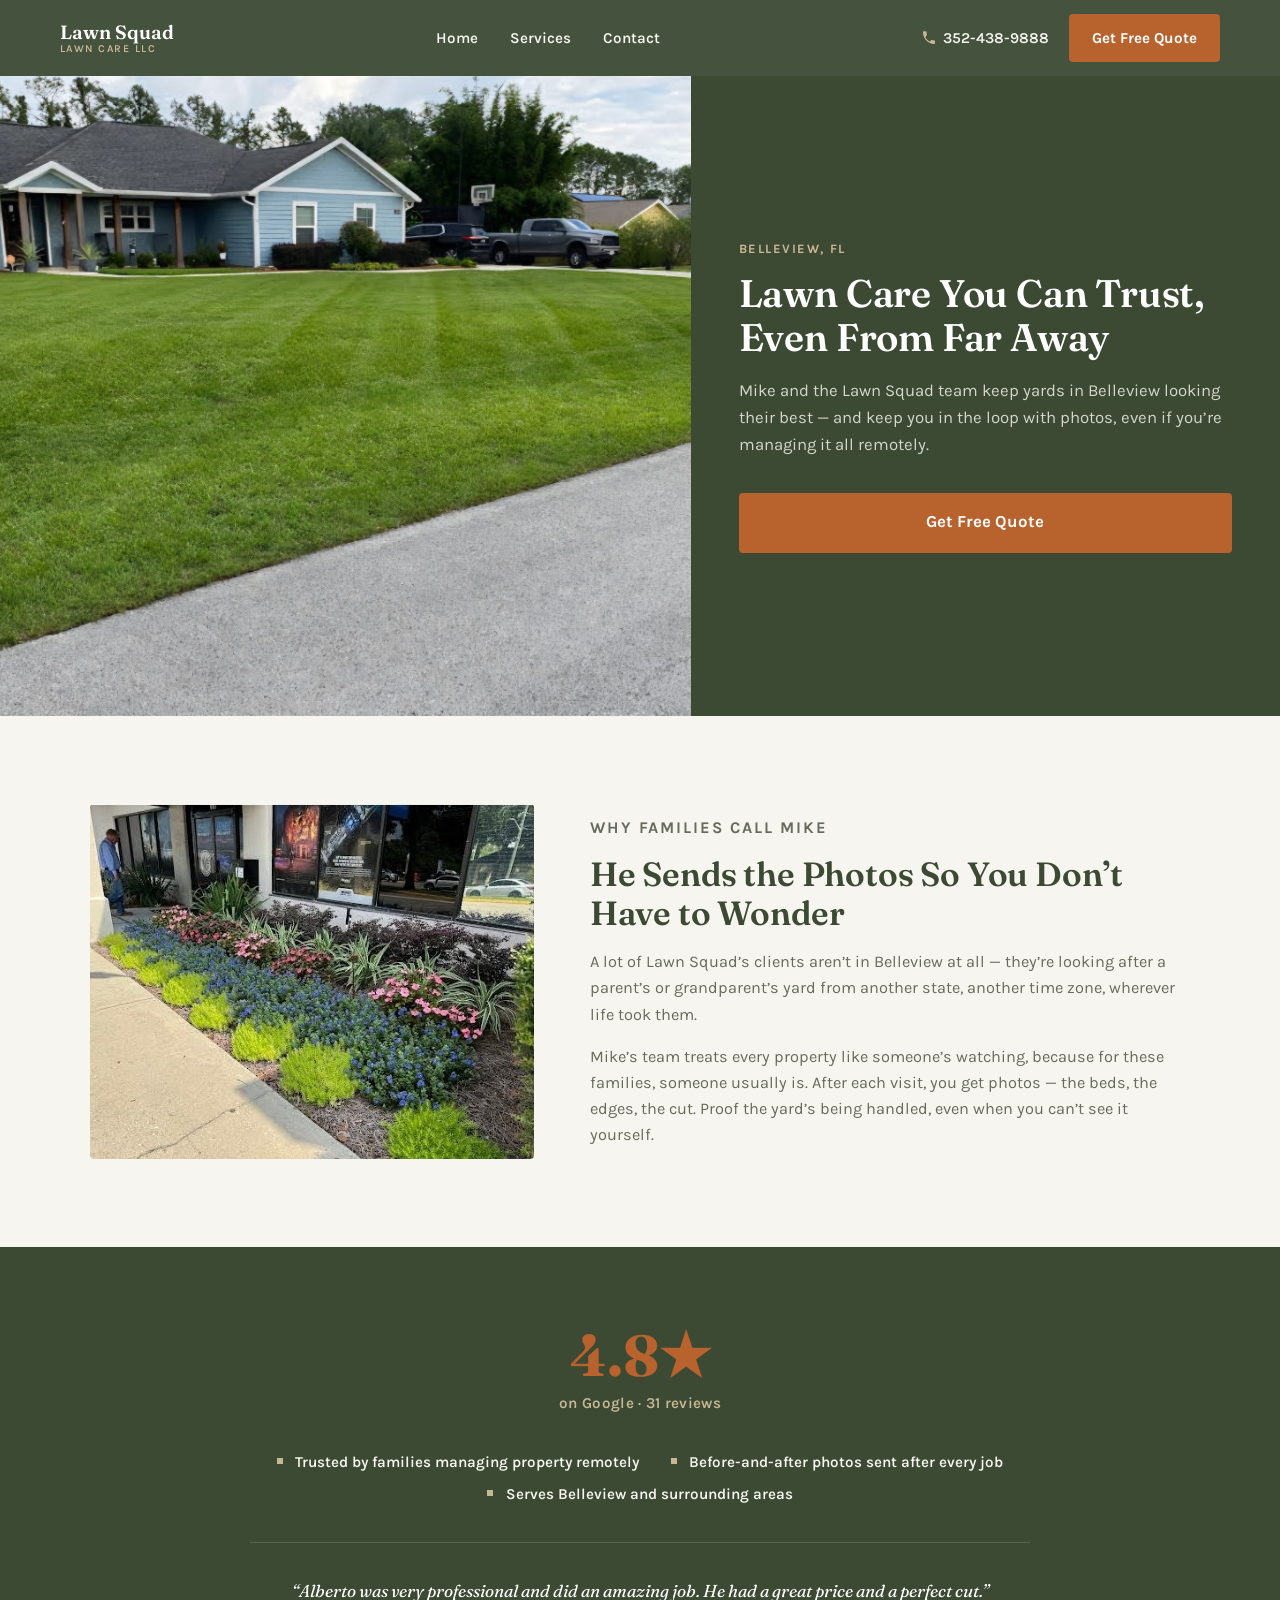
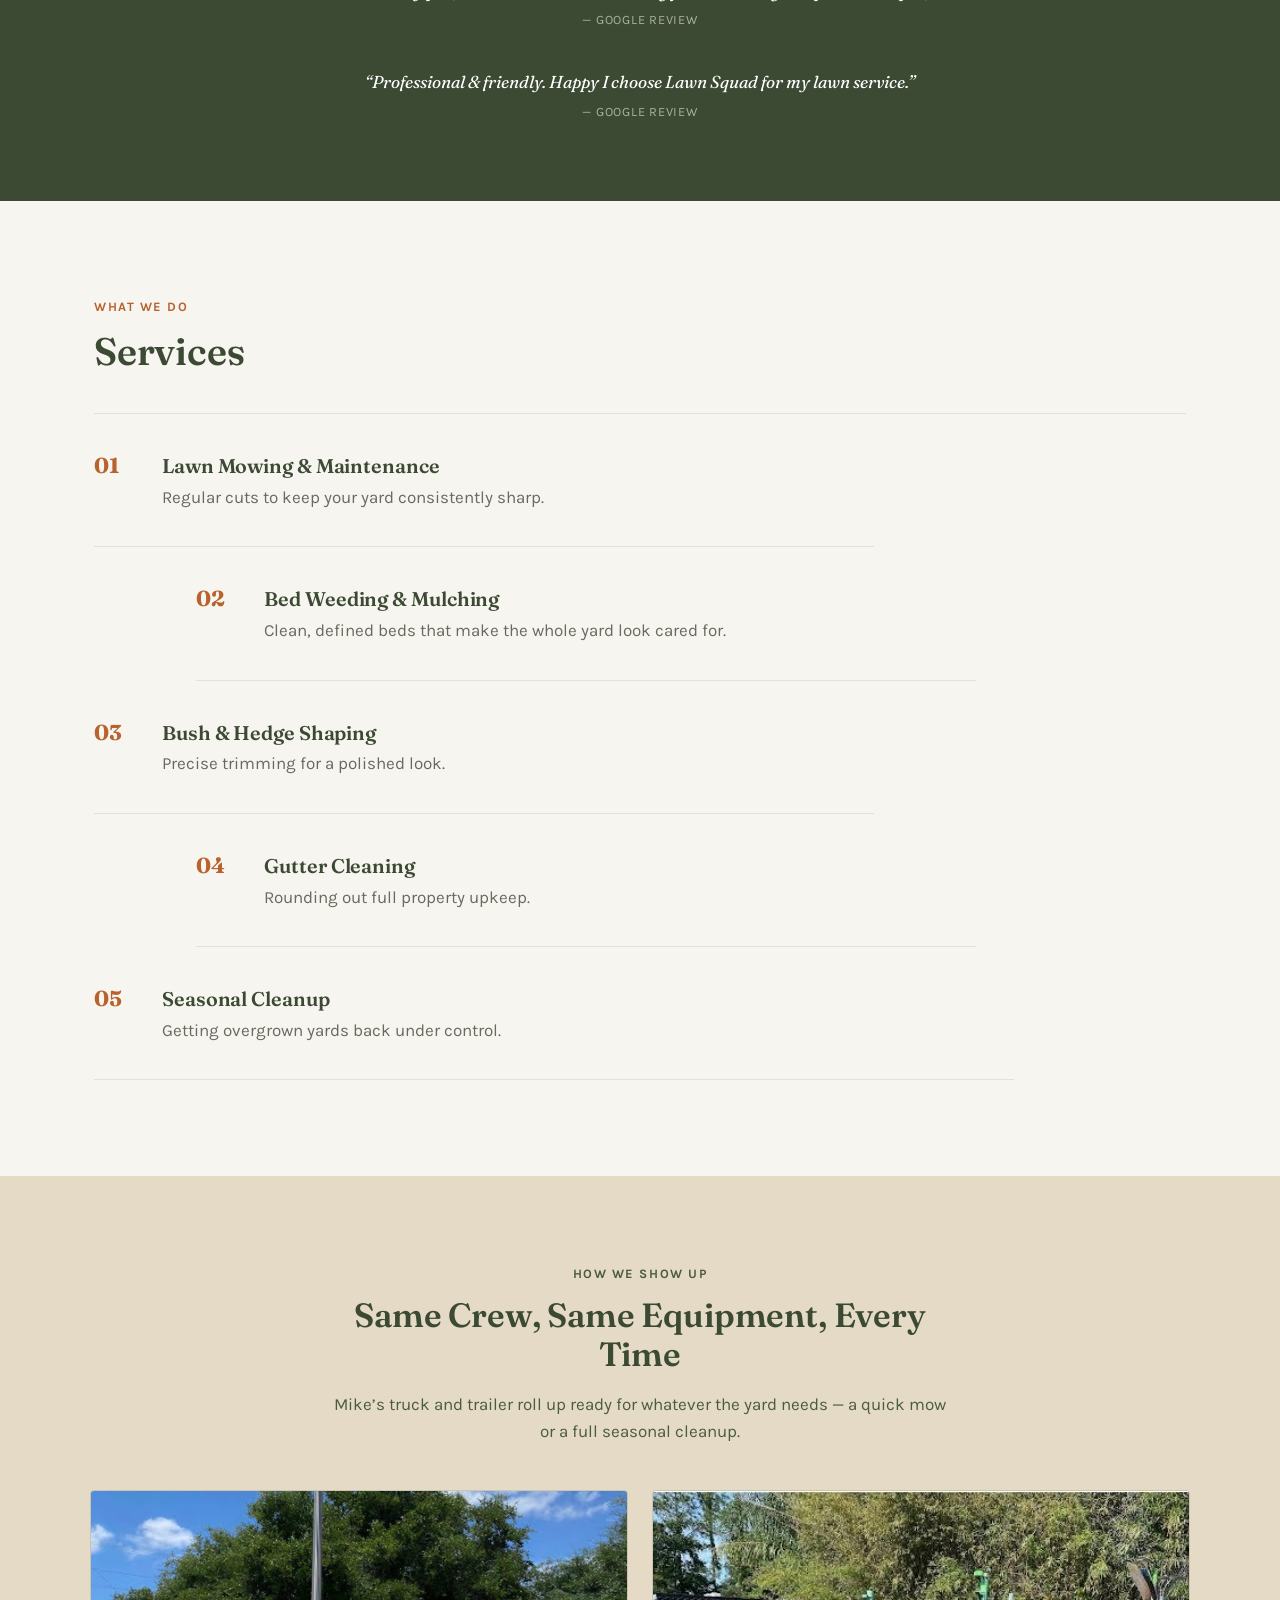
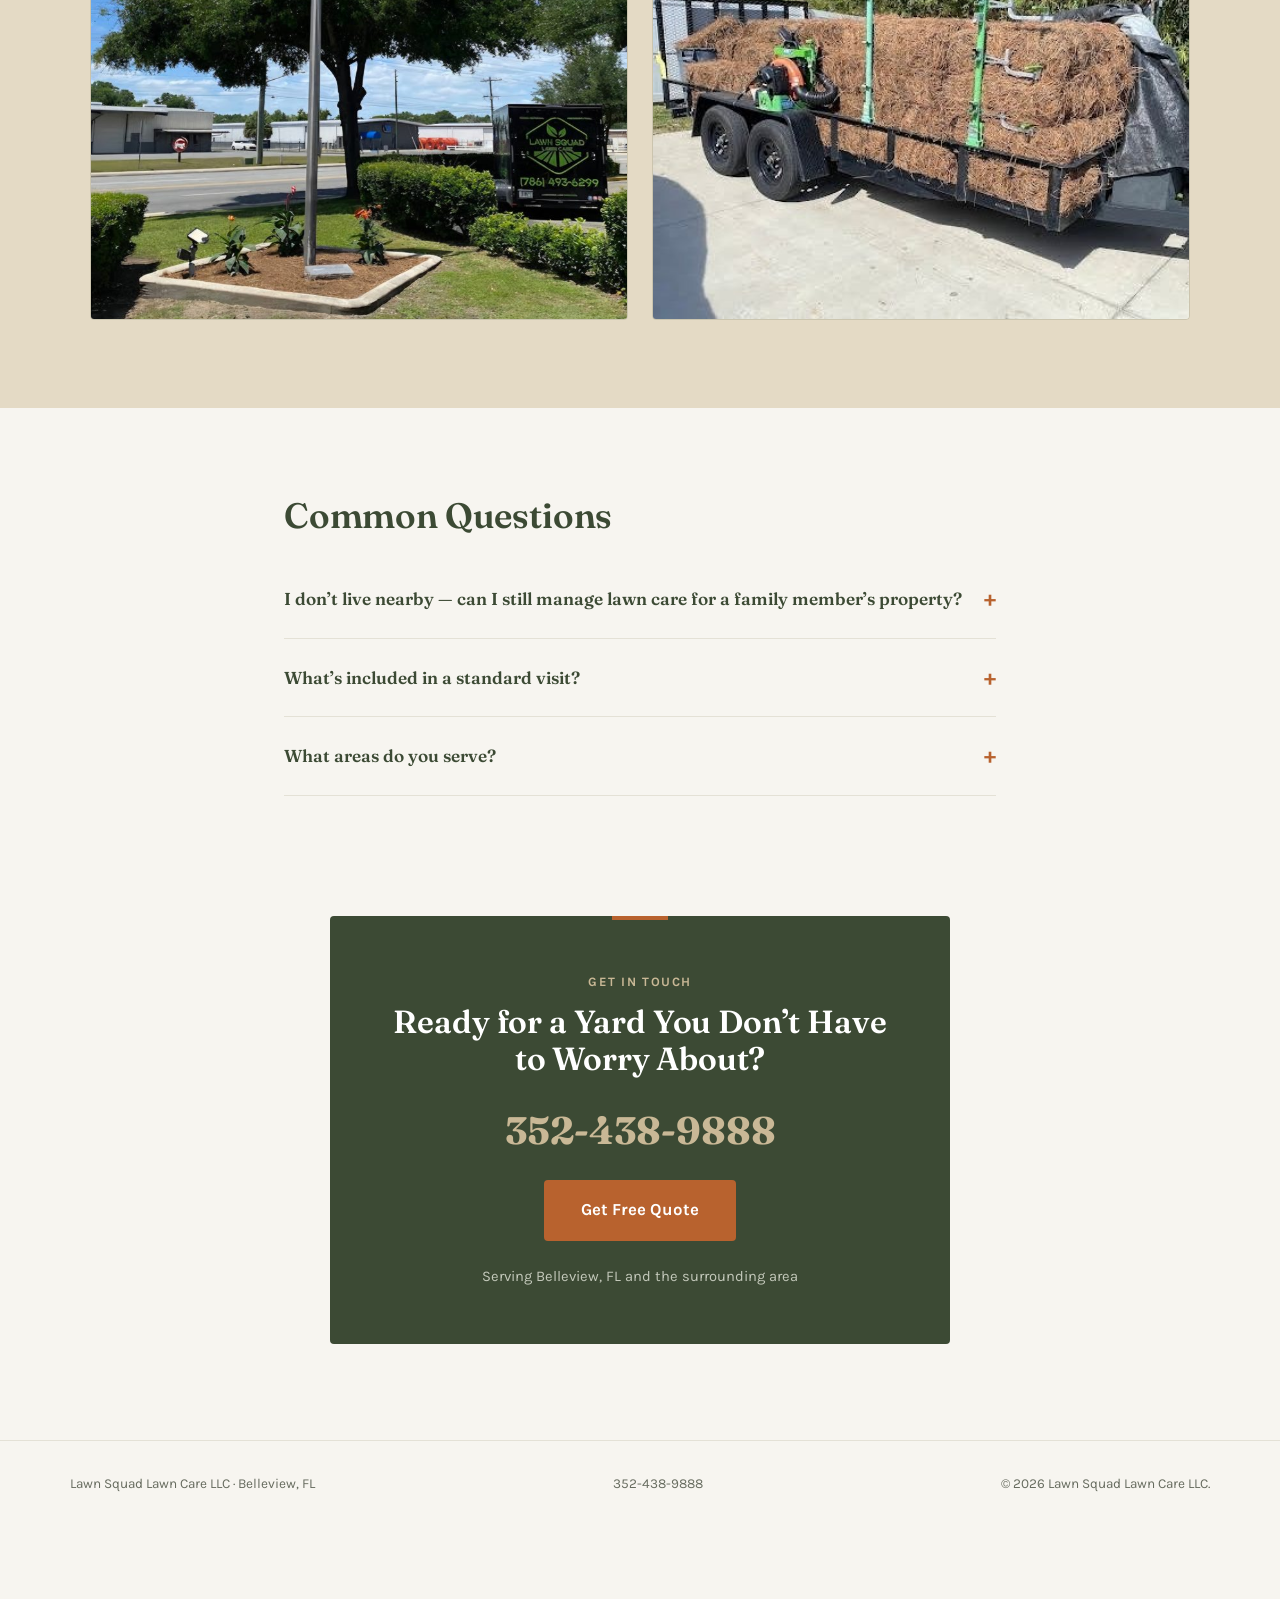
<file: lawn-squad/index.html>
<!doctype html>
<html lang="en">
<head>
<meta charset="UTF-8">
<meta name="viewport" content="width=device-width, initial-scale=1.0">
<title>Lawn Squad Lawn Care LLC | Belleview, FL</title>
<meta name="description" content="Lawn Squad Lawn Care keeps Belleview, FL yards in shape and keeps you in the loop with photos — even if you're managing the property from far away. Call 352-438-9888.">
<link rel="icon" href="data:image/svg+xml,%3Csvg xmlns='http://www.w3.org/2000/svg' viewBox='0 0 64 64'%3E%3Crect width='64' height='64' rx='10' fill='%233C4A34'/%3E%3Cpath d='M20 44c0-13 6-24 12-24s12 11 12 24' fill='none' stroke='%23B8622E' stroke-width='3.5' stroke-linecap='round'/%3E%3C/svg%3E">
<link rel="preconnect" href="https://fonts.googleapis.com">
<link rel="preconnect" href="https://fonts.gstatic.com" crossorigin>
<link href="https://fonts.googleapis.com/css2?family=Fraunces:opsz,wght@9..144,500;9..144,600;9..144,700&amp;family=Karla:wght@400;500;600;700&amp;display=swap" rel="stylesheet">
<link rel="stylesheet" href="css/styles.css">

<script type="application/ld+json">
{
  "@context": "https://schema.org",
  "@type": "LandscapingBusiness",
  "name": "Lawn Squad Lawn Care LLC",
  "telephone": "+1-352-438-9888",
  "priceRange": "$$",
  "address": {
    "@type": "PostalAddress",
    "addressLocality": "Belleview",
    "addressRegion": "FL",
    "addressCountry": "US"
  },
  "areaServed": {
    "@type": "City",
    "name": "Belleview, FL"
  },
  "aggregateRating": {
    "@type": "AggregateRating",
    "ratingValue": "4.8",
    "reviewCount": "31"
  },
  "url": "https://lawnsquadlawncare.com/",
  "makesOffer": [
    { "@type": "Offer", "itemOffered": { "@type": "Service", "name": "Lawn Mowing & Maintenance" } },
    { "@type": "Offer", "itemOffered": { "@type": "Service", "name": "Bed Weeding & Mulching" } },
    { "@type": "Offer", "itemOffered": { "@type": "Service", "name": "Bush & Hedge Shaping" } },
    { "@type": "Offer", "itemOffered": { "@type": "Service", "name": "Gutter Cleaning" } },
    { "@type": "Offer", "itemOffered": { "@type": "Service", "name": "Seasonal Cleanup" } }
  ]
}
</script>
</head>
<body>

<a class="skip-link" href="#main">Skip to content</a>

<header class="site-header">
  <div class="header-inner">
    <a href="#top" class="brand">
      <span class="brand-name">Lawn Squad</span><span class="brand-sub">Lawn Care LLC</span>
    </a>

    <nav class="main-nav" aria-label="Primary">
      <a href="#home">Home</a>
      <a href="#services">Services</a>
      <a href="#contact">Contact</a>
    </nav>

    <div class="header-actions">
      <a href="tel:3524389888" class="header-phone">
        <svg viewBox="0 0 24 24" width="16" height="16" aria-hidden="true"><path d="M6.6 10.8c1.4 2.8 3.8 5.1 6.6 6.6l2.2-2.2c.3-.3.7-.4 1-.2 1.1.4 2.3.6 3.6.6.6 0 1 .4 1 1V20c0 .6-.4 1-1 1C10.9 21 3 13.1 3 3c0-.6.4-1 1-1h3.2c.6 0 1 .4 1 1 0 1.3.2 2.5.6 3.6.1.4 0 .8-.3 1.1L6.6 10.8z" fill="currentColor"/></svg>
        <span>352-438-9888</span>
      </a>
      <a href="#contact" class="btn btn-cta header-cta">Get Free Quote</a>
    </div>
  </div>
</header>

<main id="main">

  <!-- HERO — full-bleed photo + contrasting panel -->
  <section class="hero" id="home">
    <div class="hero-photo">
      <img src="images/hero-lawn.jpg" alt="A freshly mowed lawn in Belleview, FL with crisp mowing stripes" loading="eager">
    </div>
    <div class="hero-panel reveal">
      <p class="eyebrow">Belleview, FL</p>
      <h1>Lawn Care You Can Trust, Even From Far Away</h1>
      <p class="hero-sub">Mike and the Lawn Squad team keep yards in Belleview looking their best &mdash; and keep you in the loop with photos, even if you&rsquo;re managing it all remotely.</p>
      <a href="#contact" class="btn btn-cta btn-lg">Get Free Quote</a>
    </div>
  </section>

  <!-- PROOF MOMENT — flowerbed photo + remote-trust narrative -->
  <section class="proof">
    <div class="proof-inner">
      <div class="proof-photo reveal">
        <img src="images/flowerbed.jpg" alt="A freshly weeded and mulched flowerbed with defined edges and seasonal color" loading="lazy">
      </div>
      <div class="proof-copy reveal">
        <p class="eyebrow">Why Families Call Mike</p>
        <h2>He Sends the Photos So You Don&rsquo;t Have to Wonder</h2>
        <p>A lot of Lawn Squad&rsquo;s clients aren&rsquo;t in Belleview at all &mdash; they&rsquo;re looking after a parent&rsquo;s or grandparent&rsquo;s yard from another state, another time zone, wherever life took them.</p>
        <p>Mike&rsquo;s team treats every property like someone&rsquo;s watching, because for these families, someone usually is. After each visit, you get photos &mdash; the beds, the edges, the cut. Proof the yard&rsquo;s being handled, even when you can&rsquo;t see it yourself.</p>
      </div>
    </div>
  </section>

  <!-- TRUST STATS BAR -->
  <section class="trust">
    <div class="trust-inner">
      <div class="trust-stat reveal">
        <span class="trust-stat-num">4.8&#9733;</span>
        <span class="trust-stat-label">on Google &middot; 31 reviews</span>
      </div>

      <ul class="trust-signals reveal">
        <li>Trusted by families managing property remotely</li>
        <li>Before-and-after photos sent after every job</li>
        <li>Serves Belleview and surrounding areas</li>
      </ul>

      <div class="trust-reviews reveal">
        <p>&ldquo;Alberto was very professional and did an amazing job. He had a great price and a perfect cut.&rdquo; <cite>&mdash; Google Review</cite></p>
        <p>&ldquo;Professional &amp; friendly. Happy I choose Lawn Squad for my lawn service.&rdquo; <cite>&mdash; Google Review</cite></p>
      </div>
    </div>
  </section>

  <!-- SERVICES — asymmetric stacked list -->
  <section class="services" id="services">
    <div class="section-inner">
      <div class="services-head reveal">
        <p class="eyebrow">What We Do</p>
        <h2>Services</h2>
      </div>

      <ol class="services-list">
        <li class="service-row reveal">
          <span class="service-num">01</span>
          <div class="service-copy">
            <h3>Lawn Mowing &amp; Maintenance</h3>
            <p>Regular cuts to keep your yard consistently sharp.</p>
          </div>
        </li>
        <li class="service-row service-row--offset reveal">
          <span class="service-num">02</span>
          <div class="service-copy">
            <h3>Bed Weeding &amp; Mulching</h3>
            <p>Clean, defined beds that make the whole yard look cared for.</p>
          </div>
        </li>
        <li class="service-row reveal">
          <span class="service-num">03</span>
          <div class="service-copy">
            <h3>Bush &amp; Hedge Shaping</h3>
            <p>Precise trimming for a polished look.</p>
          </div>
        </li>
        <li class="service-row service-row--offset reveal">
          <span class="service-num">04</span>
          <div class="service-copy">
            <h3>Gutter Cleaning</h3>
            <p>Rounding out full property upkeep.</p>
          </div>
        </li>
        <li class="service-row service-row--wide reveal">
          <span class="service-num">05</span>
          <div class="service-copy">
            <h3>Seasonal Cleanup</h3>
            <p>Getting overgrown yards back under control.</p>
          </div>
        </li>
      </ol>
    </div>
  </section>

  <!-- HOW WE SHOW UP — truck + trailer strip -->
  <section class="crew">
    <div class="crew-inner">
      <div class="crew-head reveal">
        <p class="eyebrow">How We Show Up</p>
        <h2>Same Crew, Same Equipment, Every Time</h2>
        <p>Mike&rsquo;s truck and trailer roll up ready for whatever the yard needs &mdash; a quick mow or a full seasonal cleanup.</p>
      </div>
      <div class="crew-photos">
        <div class="crew-photo crew-photo--truck reveal">
          <img src="images/truck.jpg" alt="The Lawn Squad Lawn Care branded service truck" loading="lazy">
        </div>
        <div class="crew-photo reveal">
          <img src="images/trailer.jpg" alt="Lawn Squad's equipment trailer loaded with pine straw and lawn tools" loading="lazy">
        </div>
      </div>
    </div>
  </section>

  <!-- FAQ -->
  <section class="faq">
    <div class="section-inner faq-inner">
      <h2 class="reveal">Common Questions</h2>

      <div class="faq-list reveal">
        <details class="faq-item">
          <summary>I don&rsquo;t live nearby &mdash; can I still manage lawn care for a family member&rsquo;s property?</summary>
          <p>Yes &mdash; this is something the team handles regularly, including sending photos so you can see the work done.</p>
        </details>
        <details class="faq-item">
          <summary>What&rsquo;s included in a standard visit?</summary>
          <p>Mowing, edging, and cleanup as a baseline &mdash; additional services like mulching or hedge trimming can be added.</p>
        </details>
        <details class="faq-item">
          <summary>What areas do you serve?</summary>
          <p>Belleview, FL and the surrounding area.</p>
        </details>
      </div>
    </div>
  </section>

  <!-- CONTACT / CTA -->
  <section class="contact" id="contact">
    <div class="contact-card reveal">
      <p class="eyebrow eyebrow--on-dark">Get In Touch</p>
      <h2>Ready for a Yard You Don&rsquo;t Have to Worry About?</h2>
      <a href="tel:3524389888" class="contact-phone">352-438-9888</a>
      <a href="tel:3524389888" class="btn btn-cta btn-lg">Get Free Quote</a>
      <p class="contact-note">Serving Belleview, FL and the surrounding area</p>
    </div>
  </section>

</main>

<footer class="site-footer">
  <div class="footer-inner">
    <span>Lawn Squad Lawn Care LLC &middot; Belleview, FL</span>
    <span>352-438-9888</span>
    <span>&copy; <span id="year"></span> Lawn Squad Lawn Care LLC.</span>
  </div>
</footer>

<a href="tel:3524389888" class="float-call" aria-label="Get a free quote from Lawn Squad Lawn Care">
  <svg viewBox="0 0 24 24" width="24" height="24" aria-hidden="true"><path d="M6.6 10.8c1.4 2.8 3.8 5.1 6.6 6.6l2.2-2.2c.3-.3.7-.4 1-.2 1.1.4 2.3.6 3.6.6.6 0 1 .4 1 1V20c0 .6-.4 1-1 1C10.9 21 3 13.1 3 3c0-.6.4-1 1-1h3.2c.6 0 1 .4 1 1 0 1.3.2 2.5.6 3.6.1.4 0 .8-.3 1.1L6.6 10.8z" fill="currentColor"/></svg>
</a>

<script src="js/main.js"></script>
</body>
</html>
</file>
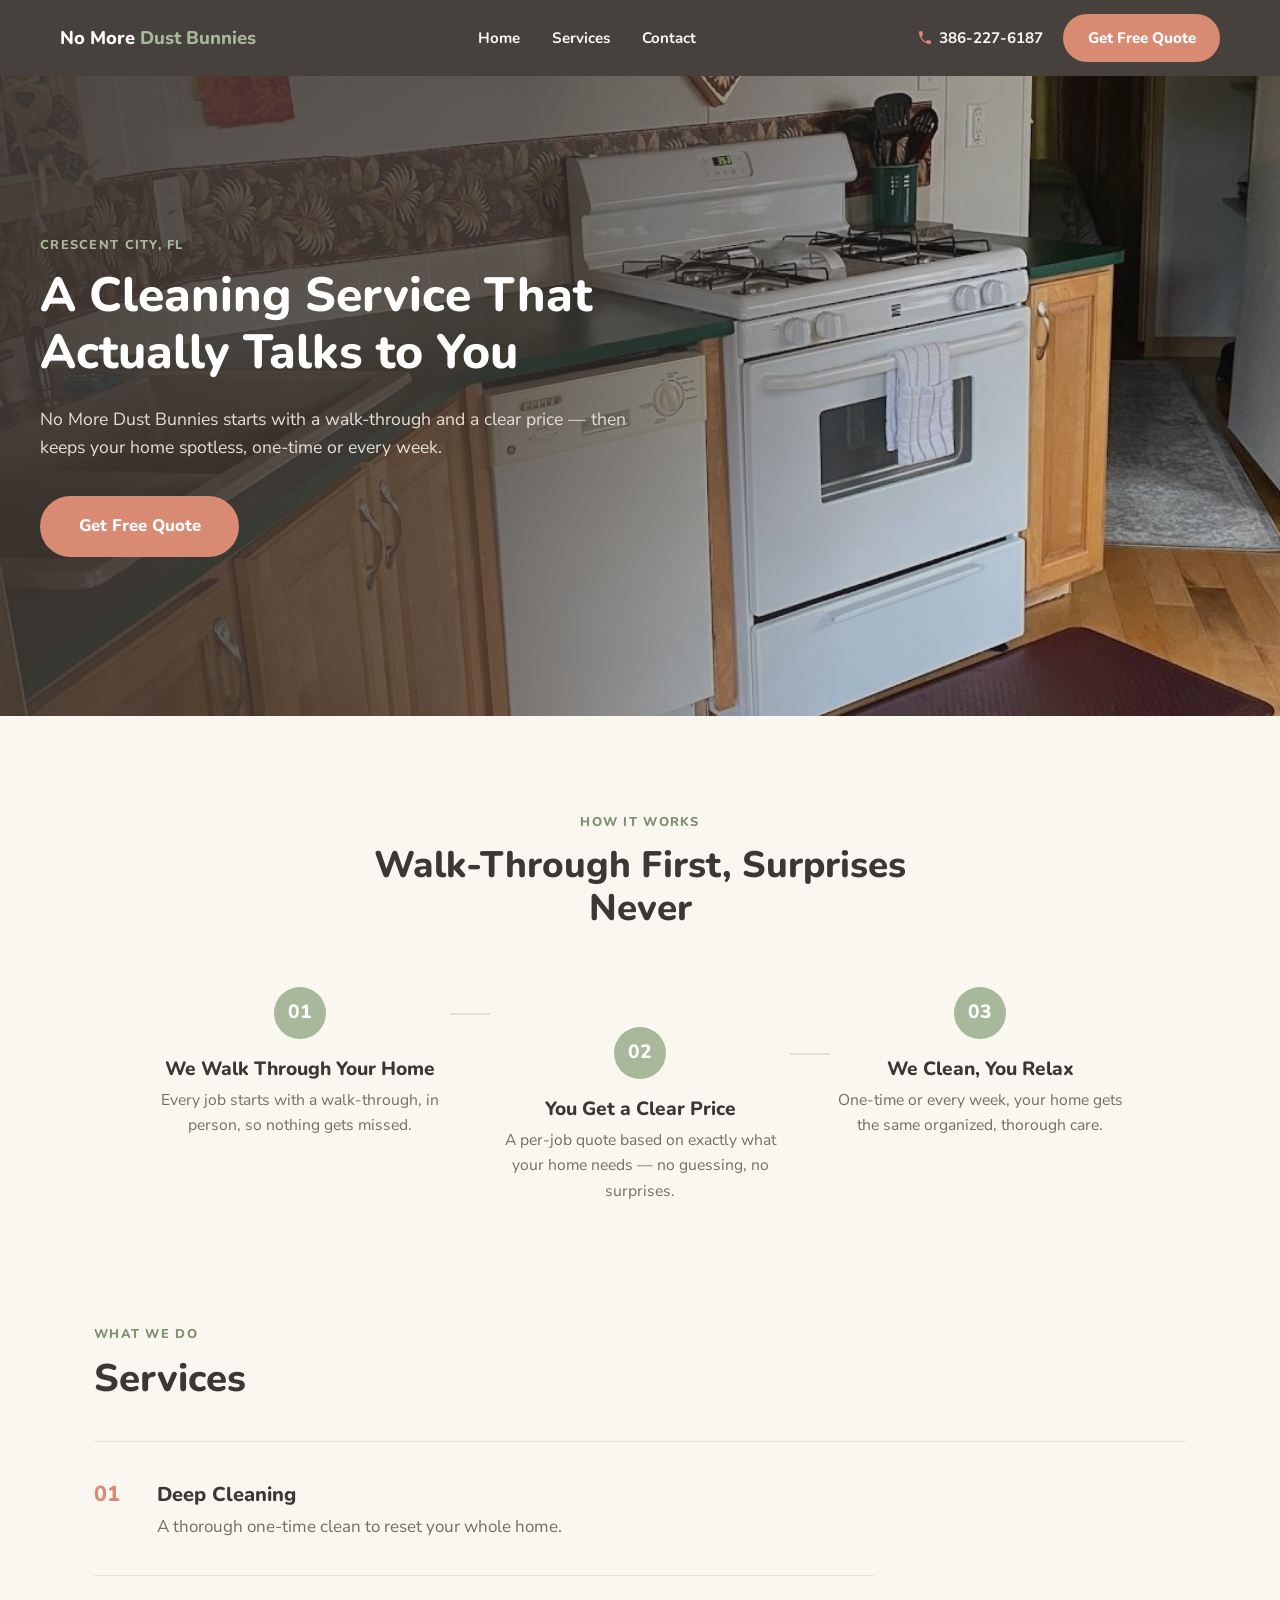
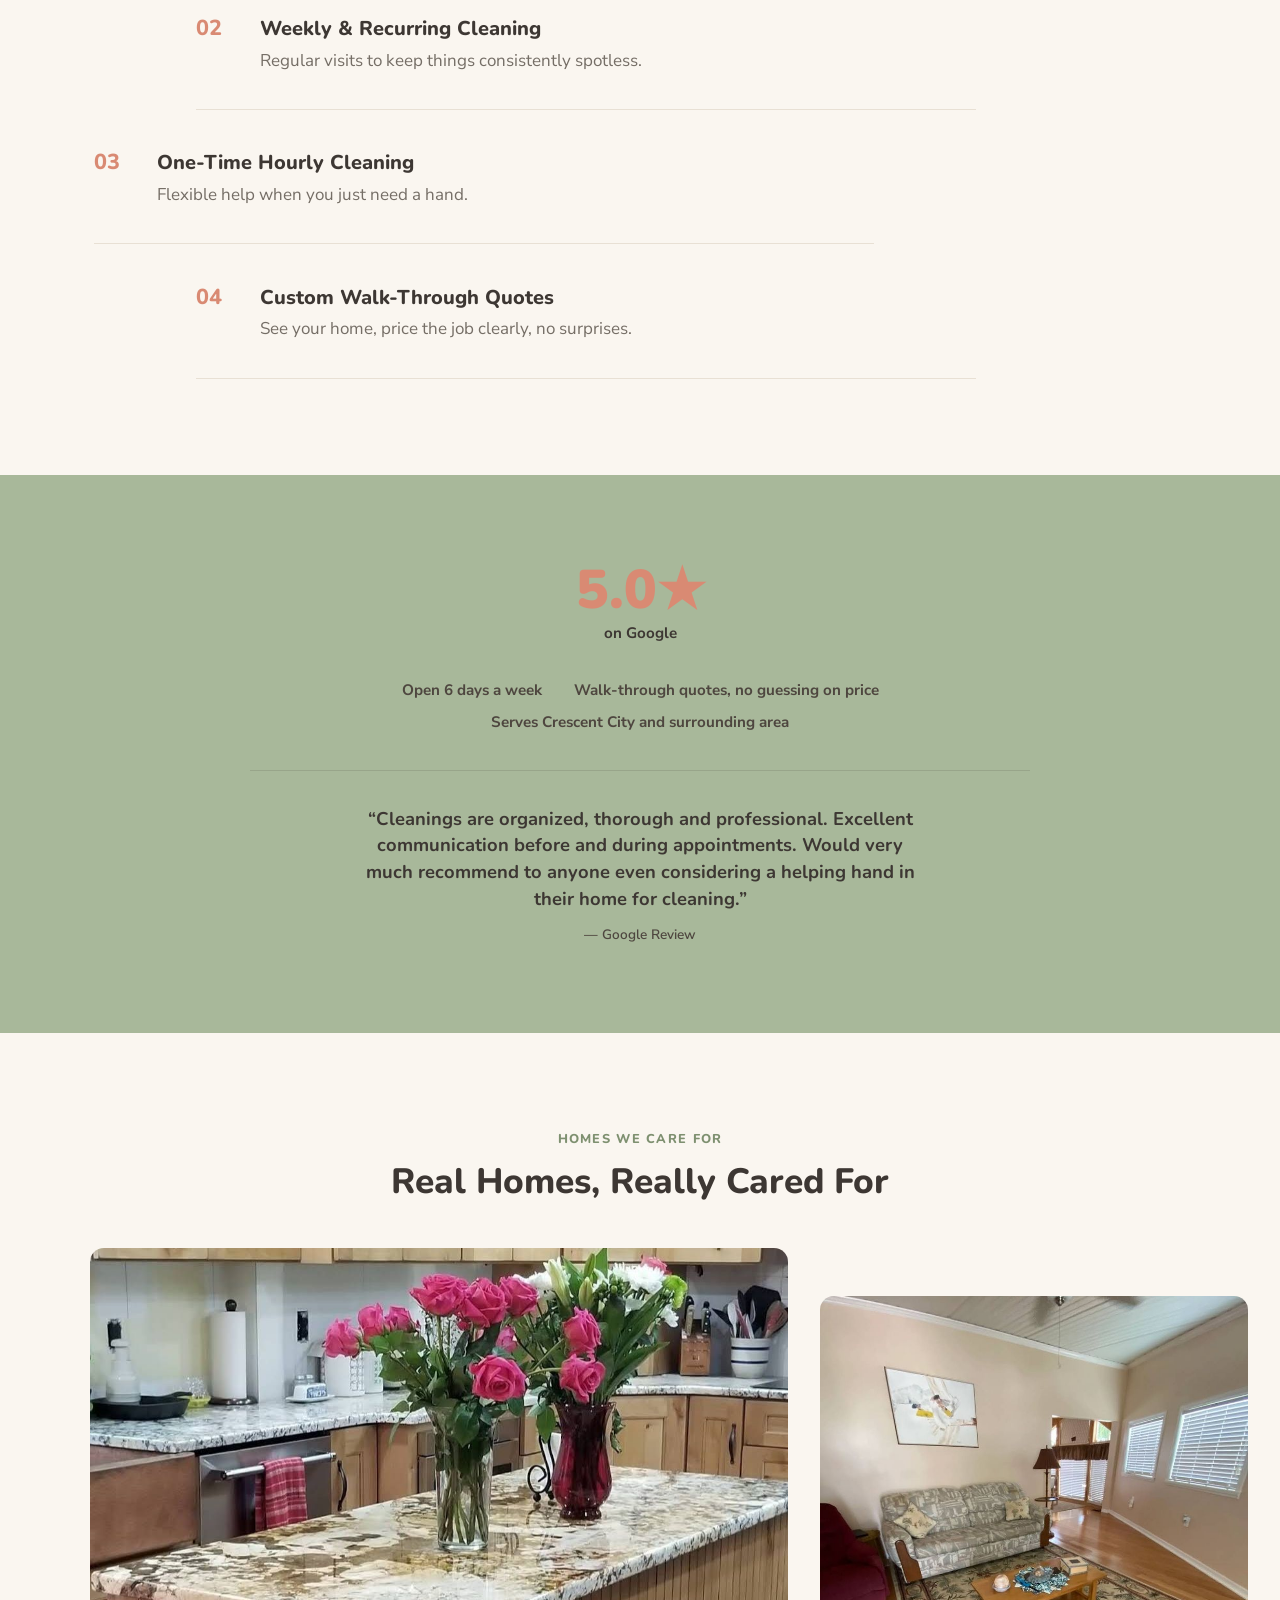
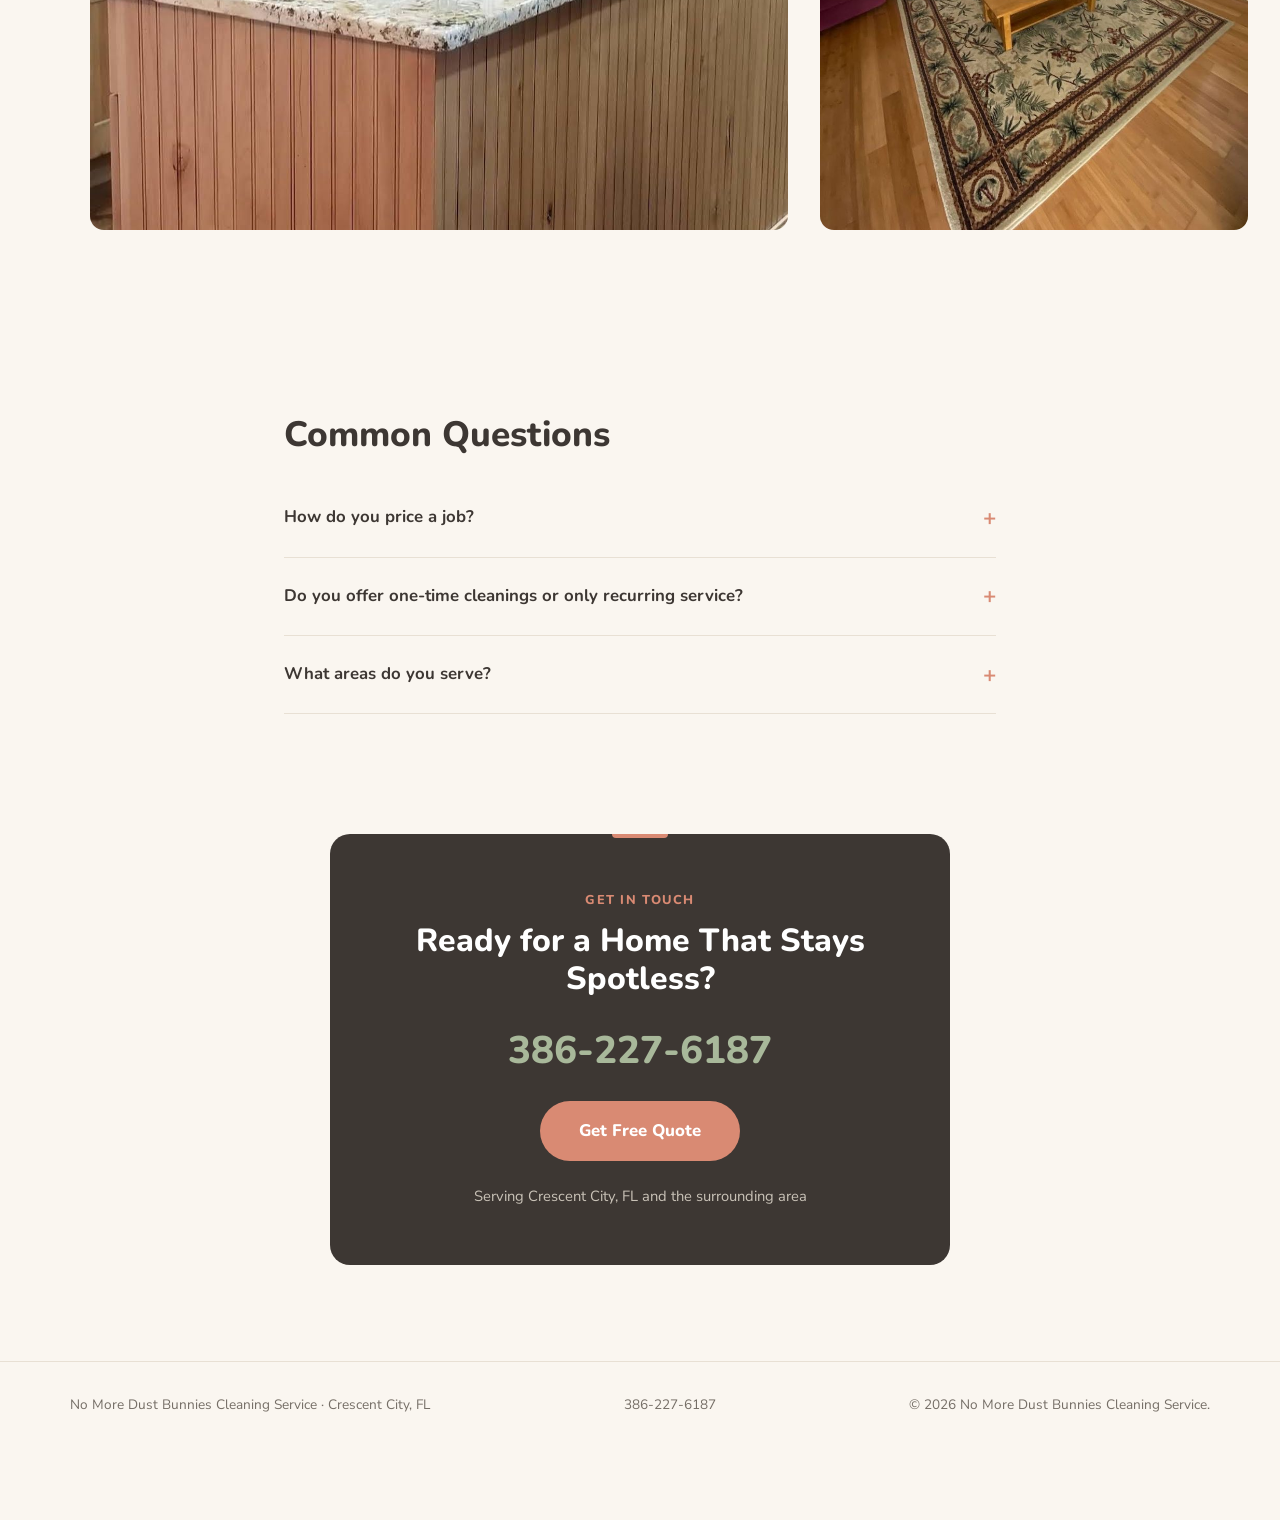
<file: no-more-dust-bunnies/index.html>
<!doctype html>
<html lang="en">
<head>
<meta charset="UTF-8">
<meta name="viewport" content="width=device-width, initial-scale=1.0">
<title>No More Dust Bunnies Cleaning Service | Crescent City, FL</title>
<meta name="description" content="No More Dust Bunnies starts every job with a walk-through and a clear price, then keeps Crescent City, FL homes spotless — one-time or every week. Call 386-227-6187.">
<link rel="icon" href="data:image/svg+xml,%3Csvg xmlns='http://www.w3.org/2000/svg' viewBox='0 0 64 64'%3E%3Crect width='64' height='64' rx='12' fill='%233D3733'/%3E%3Ccircle cx='32' cy='34' r='14' fill='none' stroke='%23D98A73' stroke-width='3.5'/%3E%3Ccircle cx='32' cy='34' r='5' fill='%23A8B89A'/%3E%3C/svg%3E">
<link rel="preconnect" href="https://fonts.googleapis.com">
<link rel="preconnect" href="https://fonts.gstatic.com" crossorigin>
<link href="https://fonts.googleapis.com/css2?family=Nunito:wght@600;700;800;900&amp;family=Nunito+Sans:wght@400;500;600;700&amp;display=swap" rel="stylesheet">
<link rel="stylesheet" href="css/styles.css">

<script type="application/ld+json">
{
  "@context": "https://schema.org",
  "@type": "LocalBusiness",
  "name": "No More Dust Bunnies Cleaning Service",
  "telephone": "+1-386-227-6187",
  "priceRange": "$$",
  "address": {
    "@type": "PostalAddress",
    "addressLocality": "Crescent City",
    "addressRegion": "FL",
    "addressCountry": "US"
  },
  "areaServed": {
    "@type": "City",
    "name": "Crescent City, FL"
  },
  "aggregateRating": {
    "@type": "AggregateRating",
    "ratingValue": "5.0",
    "reviewCount": "1"
  },
  "url": "https://nomoredustbunnies.com/",
  "makesOffer": [
    { "@type": "Offer", "itemOffered": { "@type": "Service", "name": "Deep Cleaning" } },
    { "@type": "Offer", "itemOffered": { "@type": "Service", "name": "Weekly & Recurring Cleaning" } },
    { "@type": "Offer", "itemOffered": { "@type": "Service", "name": "One-Time Hourly Cleaning" } },
    { "@type": "Offer", "itemOffered": { "@type": "Service", "name": "Custom Walk-Through Quotes" } }
  ]
}
</script>
</head>
<body>

<a class="skip-link" href="#main">Skip to content</a>

<header class="site-header">
  <div class="header-inner">
    <a href="#top" class="brand">
      <span class="brand-name">No More <span class="brand-accent">Dust Bunnies</span></span>
    </a>

    <nav class="main-nav" aria-label="Primary">
      <a href="#home">Home</a>
      <a href="#services">Services</a>
      <a href="#contact">Contact</a>
    </nav>

    <div class="header-actions">
      <a href="tel:3862276187" class="header-phone">
        <svg viewBox="0 0 24 24" width="16" height="16" aria-hidden="true"><path d="M6.6 10.8c1.4 2.8 3.8 5.1 6.6 6.6l2.2-2.2c.3-.3.7-.4 1-.2 1.1.4 2.3.6 3.6.6.6 0 1 .4 1 1V20c0 .6-.4 1-1 1C10.9 21 3 13.1 3 3c0-.6.4-1 1-1h3.2c.6 0 1 .4 1 1 0 1.3.2 2.5.6 3.6.1.4 0 .8-.3 1.1L6.6 10.8z" fill="currentColor"/></svg>
        <span>386-227-6187</span>
      </a>
      <a href="#contact" class="btn btn-cta header-cta">Get Free Quote</a>
    </div>
  </div>
</header>

<main id="main">

  <!-- HERO — full-bleed photo + gradient overlay -->
  <section class="hero" id="home">
    <div class="hero-photo">
      <img src="images/hero-kitchen.jpg" alt="A tidy, clean home kitchen" loading="eager">
    </div>
    <div class="hero-inner reveal">
      <p class="eyebrow">Crescent City, FL</p>
      <h1>A Cleaning Service That Actually Talks to You</h1>
      <p class="hero-sub">No More Dust Bunnies starts with a walk-through and a clear price &mdash; then keeps your home spotless, one-time or every week.</p>
      <a href="#contact" class="btn btn-cta btn-lg">Get Free Quote</a>
    </div>
  </section>

  <!-- PROCESS: walk-through -> clear quote -> clean -->
  <section class="process">
    <div class="section-inner">
      <div class="process-head reveal">
        <p class="eyebrow">How It Works</p>
        <h2>Walk-Through First, Surprises Never</h2>
      </div>

      <ol class="process-flow">
        <li class="process-step reveal">
          <span class="process-num">01</span>
          <h3>We Walk Through Your Home</h3>
          <p>Every job starts with a walk-through, in person, so nothing gets missed.</p>
        </li>
        <li class="process-step process-step--mid reveal">
          <span class="process-num">02</span>
          <h3>You Get a Clear Price</h3>
          <p>A per-job quote based on exactly what your home needs &mdash; no guessing, no surprises.</p>
        </li>
        <li class="process-step reveal">
          <span class="process-num">03</span>
          <h3>We Clean, You Relax</h3>
          <p>One-time or every week, your home gets the same organized, thorough care.</p>
        </li>
      </ol>
    </div>
  </section>

  <!-- SERVICES — asymmetric stacked list -->
  <section class="services" id="services">
    <div class="section-inner">
      <div class="services-head reveal">
        <p class="eyebrow">What We Do</p>
        <h2>Services</h2>
      </div>

      <ol class="services-list">
        <li class="service-row reveal">
          <span class="service-num">01</span>
          <div class="service-copy">
            <h3>Deep Cleaning</h3>
            <p>A thorough one-time clean to reset your whole home.</p>
          </div>
        </li>
        <li class="service-row service-row--offset reveal">
          <span class="service-num">02</span>
          <div class="service-copy">
            <h3>Weekly &amp; Recurring Cleaning</h3>
            <p>Regular visits to keep things consistently spotless.</p>
          </div>
        </li>
        <li class="service-row reveal">
          <span class="service-num">03</span>
          <div class="service-copy">
            <h3>One-Time Hourly Cleaning</h3>
            <p>Flexible help when you just need a hand.</p>
          </div>
        </li>
        <li class="service-row service-row--offset reveal">
          <span class="service-num">04</span>
          <div class="service-copy">
            <h3>Custom Walk-Through Quotes</h3>
            <p>See your home, price the job clearly, no surprises.</p>
          </div>
        </li>
      </ol>
    </div>
  </section>

  <!-- TRUST -->
  <section class="trust">
    <div class="trust-inner">
      <div class="trust-stat reveal">
        <span class="trust-stat-num">5.0&#9733;</span>
        <span class="trust-stat-label">on Google</span>
      </div>

      <ul class="trust-signals reveal">
        <li>Open 6 days a week</li>
        <li>Walk-through quotes, no guessing on price</li>
        <li>Serves Crescent City and surrounding area</li>
      </ul>

      <blockquote class="trust-quote reveal">
        <p>&ldquo;Cleanings are organized, thorough and professional. Excellent communication before and during appointments. Would very much recommend to anyone even considering a helping hand in their home for cleaning.&rdquo;</p>
        <cite>&mdash; Google Review</cite>
      </blockquote>
    </div>
  </section>

  <!-- PHOTO STRIP -->
  <section class="homes">
    <div class="homes-inner">
      <p class="eyebrow reveal">Homes We Care For</p>
      <h2 class="reveal">Real Homes, Really Cared For</h2>

      <div class="homes-photos">
        <div class="homes-photo homes-photo--wide reveal">
          <img src="images/kitchen-flowers.jpg" alt="A clean kitchen island with fresh flowers">
        </div>
        <div class="homes-photo homes-photo--offset reveal">
          <img src="images/living-room.jpg" alt="A tidy, cozy living room">
        </div>
      </div>
    </div>
  </section>

  <!-- FAQ -->
  <section class="faq">
    <div class="section-inner faq-inner">
      <h2 class="reveal">Common Questions</h2>

      <div class="faq-list reveal">
        <details class="faq-item">
          <summary>How do you price a job?</summary>
          <p>A walk-through of your home comes first, then a clear per-job price &mdash; no surprises after the fact.</p>
        </details>
        <details class="faq-item">
          <summary>Do you offer one-time cleanings or only recurring service?</summary>
          <p>Both &mdash; one-time deep cleans, hourly cleaning, and weekly recurring service are all available.</p>
        </details>
        <details class="faq-item">
          <summary>What areas do you serve?</summary>
          <p>Crescent City, FL and the surrounding area.</p>
        </details>
      </div>
    </div>
  </section>

  <!-- CONTACT / CTA -->
  <section class="contact" id="contact">
    <div class="contact-card reveal">
      <p class="eyebrow eyebrow--on-dark">Get In Touch</p>
      <h2>Ready for a Home That Stays Spotless?</h2>
      <a href="tel:3862276187" class="contact-phone">386-227-6187</a>
      <a href="tel:3862276187" class="btn btn-cta btn-lg">Get Free Quote</a>
      <p class="contact-note">Serving Crescent City, FL and the surrounding area</p>
    </div>
  </section>

</main>

<footer class="site-footer">
  <div class="footer-inner">
    <span>No More Dust Bunnies Cleaning Service &middot; Crescent City, FL</span>
    <span>386-227-6187</span>
    <span>&copy; <span id="year"></span> No More Dust Bunnies Cleaning Service.</span>
  </div>
</footer>

<a href="tel:3862276187" class="float-call" aria-label="Get a free quote from No More Dust Bunnies">
  <svg viewBox="0 0 24 24" width="24" height="24" aria-hidden="true"><path d="M6.6 10.8c1.4 2.8 3.8 5.1 6.6 6.6l2.2-2.2c.3-.3.7-.4 1-.2 1.1.4 2.3.6 3.6.6.6 0 1 .4 1 1V20c0 .6-.4 1-1 1C10.9 21 3 13.1 3 3c0-.6.4-1 1-1h3.2c.6 0 1 .4 1 1 0 1.3.2 2.5.6 3.6.1.4 0 .8-.3 1.1L6.6 10.8z" fill="currentColor"/></svg>
</a>

<script src="js/main.js"></script>
</body>
</html>
</file>
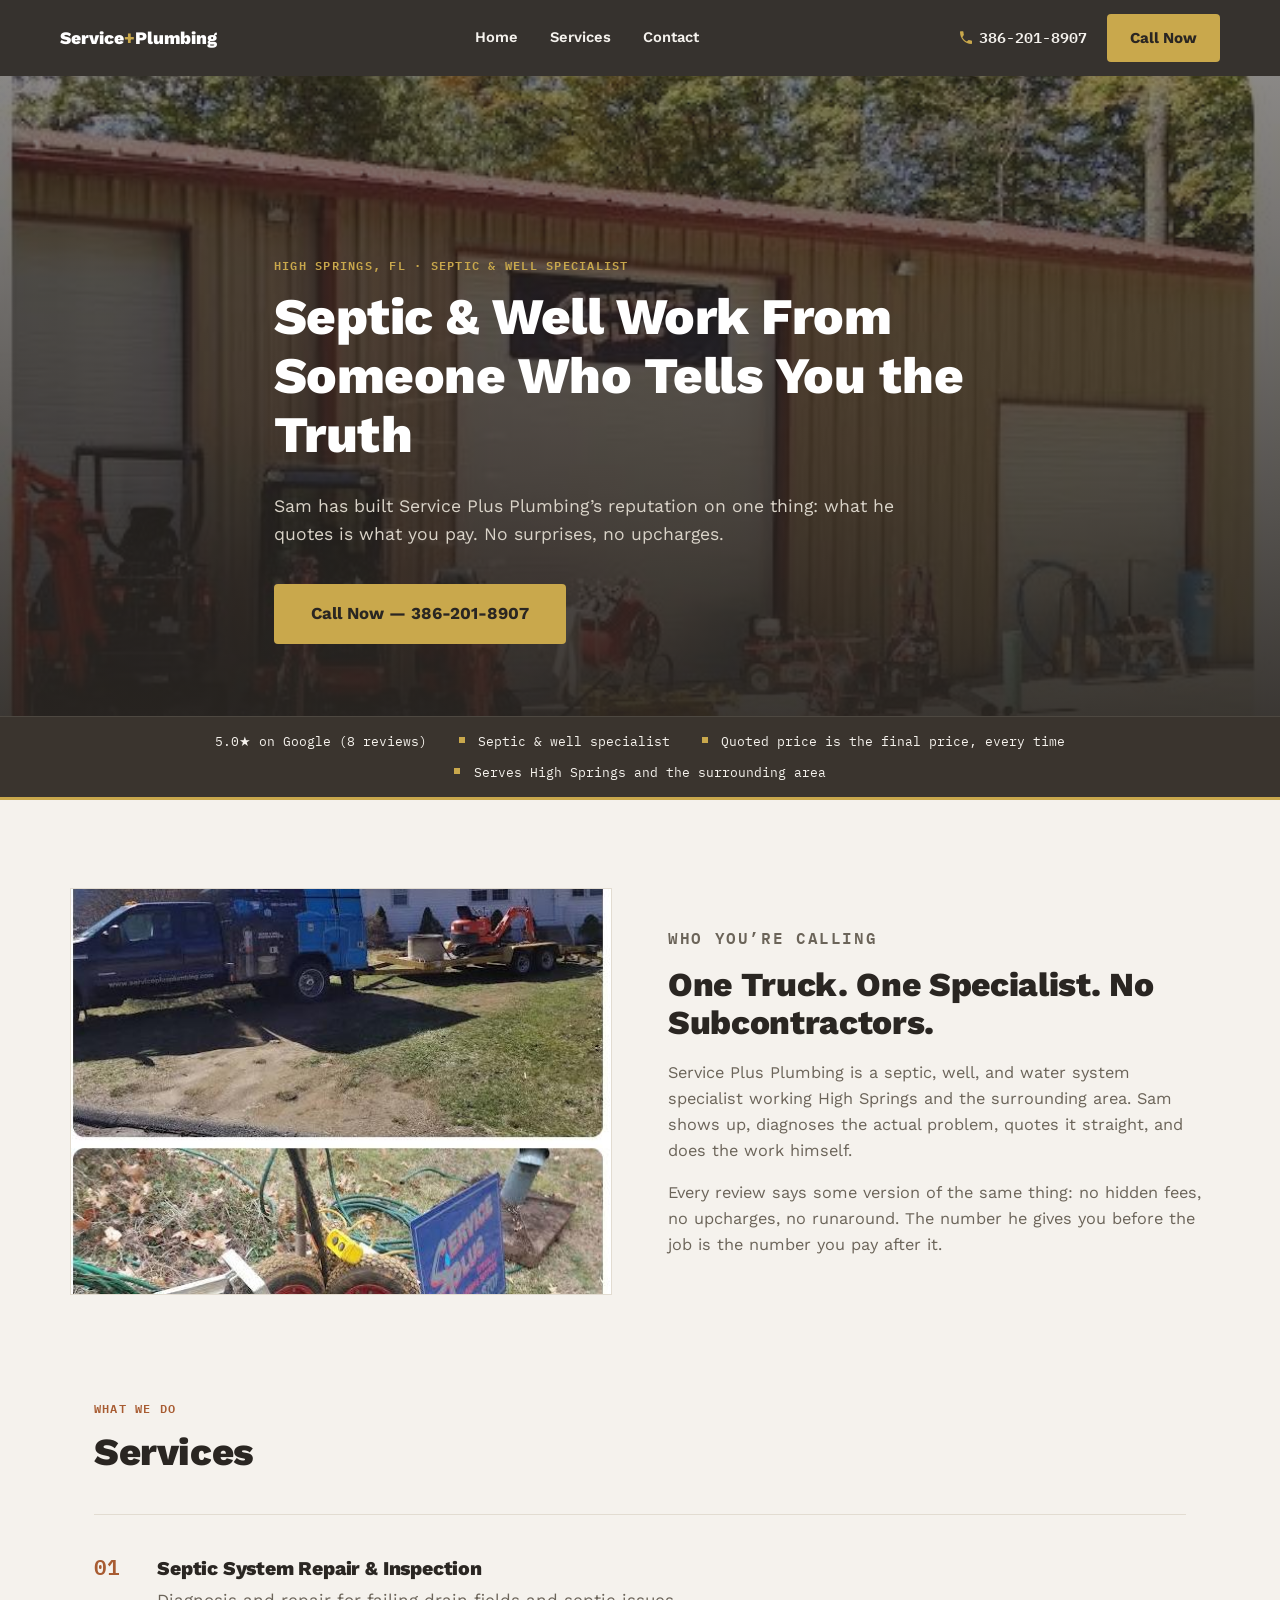
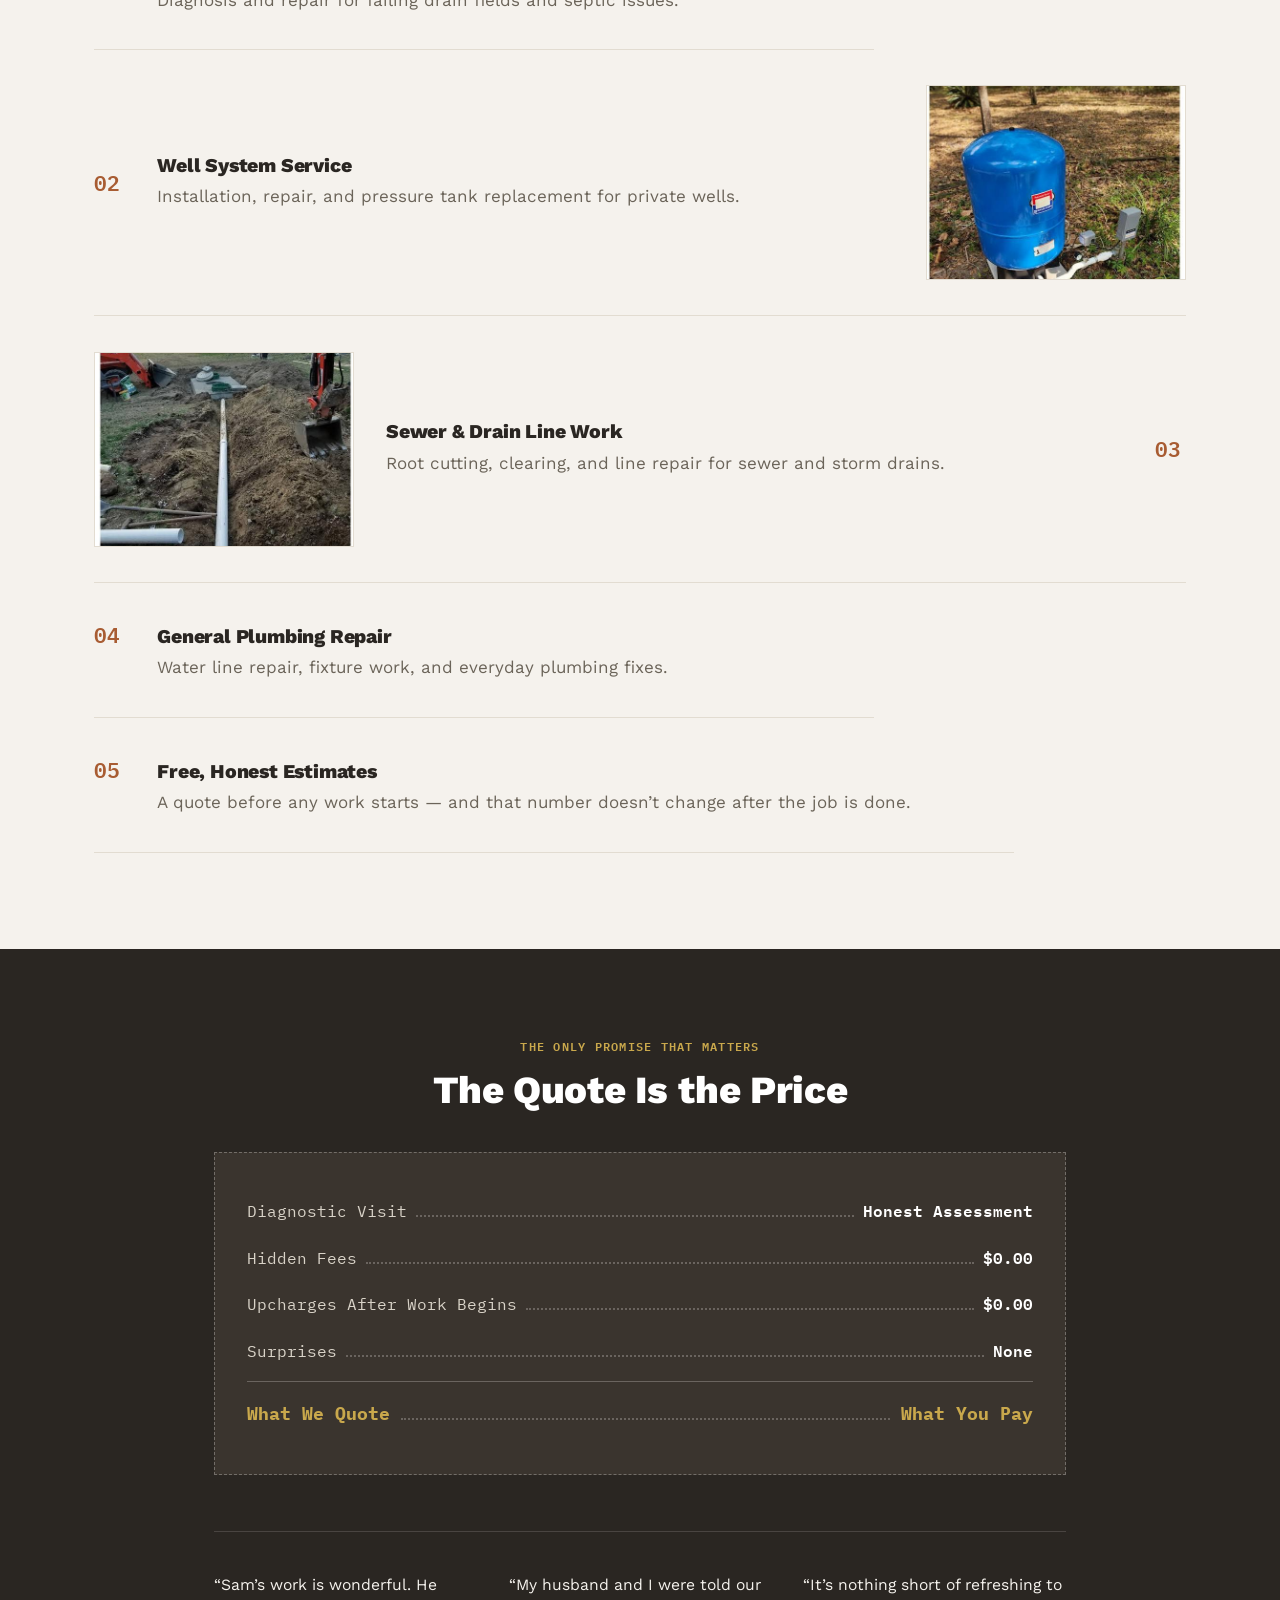
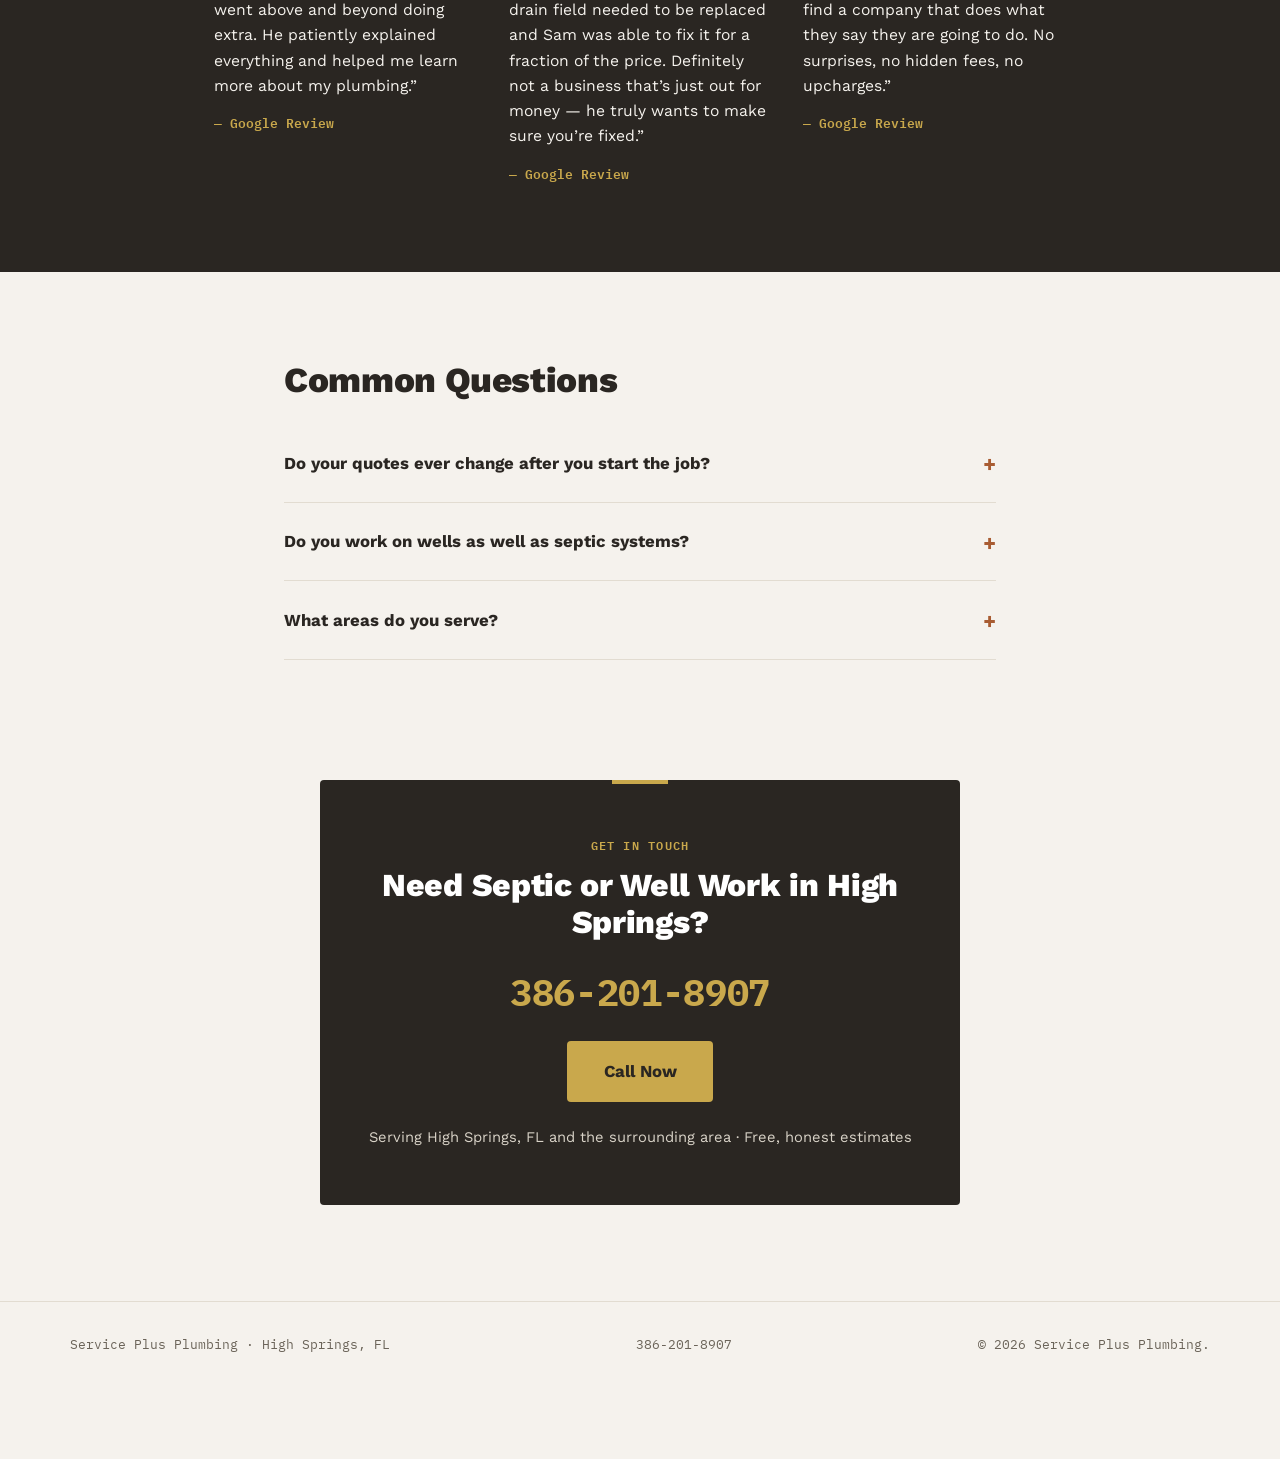
<file: service-plus-plumbing/index.html>
<!doctype html>
<html lang="en">
<head>
<meta charset="UTF-8">
<meta name="viewport" content="width=device-width, initial-scale=1.0">
<title>Service Plus Plumbing | Septic &amp; Well Specialist, High Springs FL</title>
<meta name="description" content="Service Plus Plumbing — septic, well, and water system specialist in High Springs, FL. What Sam quotes is what you pay, every time. Call 386-201-8907.">
<link rel="icon" href="data:image/svg+xml,%3Csvg xmlns='http://www.w3.org/2000/svg' viewBox='0 0 64 64'%3E%3Crect width='64' height='64' rx='8' fill='%232A2622'/%3E%3Ctext x='32' y='43' font-family='monospace' font-size='30' font-weight='700' fill='%23C9A84C' text-anchor='middle'%3E%2B%3C/text%3E%3C/svg%3E">
<link rel="preconnect" href="https://fonts.googleapis.com">
<link rel="preconnect" href="https://fonts.gstatic.com" crossorigin>
<link href="https://fonts.googleapis.com/css2?family=IBM+Plex+Mono:wght@500;600;700&amp;family=Work+Sans:wght@400;500;600;700;800&amp;display=swap" rel="stylesheet">
<link rel="stylesheet" href="css/styles.css">

<script type="application/ld+json">
{
  "@context": "https://schema.org",
  "@type": "Plumber",
  "name": "Service Plus Plumbing",
  "telephone": "+1-386-201-8907",
  "priceRange": "$$",
  "address": {
    "@type": "PostalAddress",
    "addressLocality": "High Springs",
    "addressRegion": "FL",
    "addressCountry": "US"
  },
  "areaServed": {
    "@type": "City",
    "name": "High Springs, FL"
  },
  "aggregateRating": {
    "@type": "AggregateRating",
    "ratingValue": "5.0",
    "reviewCount": "8"
  },
  "url": "https://serviceplusplumbing.com/",
  "makesOffer": [
    { "@type": "Offer", "itemOffered": { "@type": "Service", "name": "Septic System Repair & Inspection" } },
    { "@type": "Offer", "itemOffered": { "@type": "Service", "name": "Well System Service" } },
    { "@type": "Offer", "itemOffered": { "@type": "Service", "name": "Sewer & Drain Line Work" } },
    { "@type": "Offer", "itemOffered": { "@type": "Service", "name": "General Plumbing Repair" } },
    { "@type": "Offer", "itemOffered": { "@type": "Service", "name": "Free, Honest Estimates" } }
  ]
}
</script>
</head>
<body>

<a class="skip-link" href="#main">Skip to content</a>

<header class="site-header">
  <div class="header-inner">
    <a href="#top" class="brand">
      <span class="brand-name">Service<span class="brand-plus">+</span>Plumbing</span>
    </a>

    <nav class="main-nav" aria-label="Primary">
      <a href="#home">Home</a>
      <a href="#services">Services</a>
      <a href="#contact">Contact</a>
    </nav>

    <div class="header-actions">
      <a href="tel:3862018907" class="header-phone">
        <svg viewBox="0 0 24 24" width="16" height="16" aria-hidden="true"><path d="M6.6 10.8c1.4 2.8 3.8 5.1 6.6 6.6l2.2-2.2c.3-.3.7-.4 1-.2 1.1.4 2.3.6 3.6.6.6 0 1 .4 1 1V20c0 .6-.4 1-1 1C10.9 21 3 13.1 3 3c0-.6.4-1 1-1h3.2c.6 0 1 .4 1 1 0 1.3.2 2.5.6 3.6.1.4 0 .8-.3 1.1L6.6 10.8z" fill="currentColor"/></svg>
        <span>386-201-8907</span>
      </a>
      <a href="tel:3862018907" class="btn btn-cta header-cta">Call Now</a>
    </div>
  </div>
</header>

<main id="main">

  <!-- HERO -->
  <section class="hero" id="home">
    <div class="hero-photo">
      <img src="images/shop.jpg" alt="The Service Plus Plumbing shop with excavation equipment staged out front" loading="eager">
    </div>
    <div class="hero-inner">
      <p class="eyebrow">High Springs, FL &middot; Septic &amp; Well Specialist</p>
      <h1>Septic &amp; Well Work From Someone Who Tells You the Truth</h1>
      <p class="hero-sub">Sam has built Service Plus Plumbing&rsquo;s reputation on one thing: what he quotes is what you pay. No surprises, no upcharges.</p>
      <a href="tel:3862018907" class="btn btn-cta btn-lg">Call Now &mdash; 386-201-8907</a>
    </div>
  </section>

  <!-- TRUST STRIP -->
  <section class="trust-strip" aria-label="Trust signals">
    <div class="trust-strip-inner">
      <span>5.0&#9733; on Google (8 reviews)</span>
      <span>Septic &amp; well specialist</span>
      <span>Quoted price is the final price, every time</span>
      <span>Serves High Springs and the surrounding area</span>
    </div>
  </section>

  <!-- ABOUT -->
  <section class="about">
    <div class="about-inner">
      <div class="about-photo reveal">
        <img src="images/truck.jpg" alt="The Service Plus Plumbing service truck on a job site, loaded with a mini excavator" loading="lazy">
      </div>
      <div class="about-copy reveal">
        <p class="eyebrow">Who You&rsquo;re Calling</p>
        <h2>One Truck. One Specialist. No Subcontractors.</h2>
        <p>Service Plus Plumbing is a septic, well, and water system specialist working High Springs and the surrounding area. Sam shows up, diagnoses the actual problem, quotes it straight, and does the work himself.</p>
        <p>Every review says some version of the same thing: no hidden fees, no upcharges, no runaround. The number he gives you before the job is the number you pay after it.</p>
      </div>
    </div>
  </section>

  <!-- SERVICES -->
  <section class="services" id="services">
    <div class="section-inner">
      <div class="services-head reveal">
        <p class="eyebrow">What We Do</p>
        <h2>Services</h2>
      </div>

      <ol class="services-list">
        <li class="service-row reveal">
          <span class="service-num">01</span>
          <div class="service-copy">
            <h3>Septic System Repair &amp; Inspection</h3>
            <p>Diagnosis and repair for failing drain fields and septic issues.</p>
          </div>
        </li>

        <li class="service-row service-row--photo reveal">
          <span class="service-num">02</span>
          <div class="service-copy">
            <h3>Well System Service</h3>
            <p>Installation, repair, and pressure tank replacement for private wells.</p>
          </div>
          <div class="service-photo">
            <img src="images/tank.jpg" alt="Installed well pressure tank and control box" loading="lazy">
          </div>
        </li>

        <li class="service-row service-row--photo service-row--reverse reveal">
          <span class="service-num">03</span>
          <div class="service-copy">
            <h3>Sewer &amp; Drain Line Work</h3>
            <p>Root cutting, clearing, and line repair for sewer and storm drains.</p>
          </div>
          <div class="service-photo">
            <img src="images/trench.jpg" alt="Active septic and pipe installation trench on a job site" loading="lazy">
          </div>
        </li>

        <li class="service-row reveal">
          <span class="service-num">04</span>
          <div class="service-copy">
            <h3>General Plumbing Repair</h3>
            <p>Water line repair, fixture work, and everyday plumbing fixes.</p>
          </div>
        </li>

        <li class="service-row service-row--wide reveal">
          <span class="service-num">05</span>
          <div class="service-copy">
            <h3>Free, Honest Estimates</h3>
            <p>A quote before any work starts &mdash; and that number doesn&rsquo;t change after the job is done.</p>
          </div>
        </li>
      </ol>
    </div>
  </section>

  <!-- THE QUOTE IS THE PRICE — LEDGER TRUST SECTION -->
  <section class="ledger">
    <div class="ledger-inner">
      <div class="ledger-head reveal">
        <p class="eyebrow eyebrow--on-dark">The Only Promise That Matters</p>
        <h2>The Quote Is the Price</h2>
      </div>

      <div class="ledger-sheet reveal">
        <div class="ledger-row">
          <span class="ledger-label">Diagnostic Visit</span>
          <span class="ledger-dots"></span>
          <span class="ledger-value">Honest Assessment</span>
        </div>
        <div class="ledger-row">
          <span class="ledger-label">Hidden Fees</span>
          <span class="ledger-dots"></span>
          <span class="ledger-value">$0.00</span>
        </div>
        <div class="ledger-row">
          <span class="ledger-label">Upcharges After Work Begins</span>
          <span class="ledger-dots"></span>
          <span class="ledger-value">$0.00</span>
        </div>
        <div class="ledger-row">
          <span class="ledger-label">Surprises</span>
          <span class="ledger-dots"></span>
          <span class="ledger-value">None</span>
        </div>
        <div class="ledger-row ledger-row--total">
          <span class="ledger-label">What We Quote</span>
          <span class="ledger-dots"></span>
          <span class="ledger-value">What You Pay</span>
        </div>
      </div>

      <div class="reviews reveal">
        <blockquote>
          <p>&ldquo;Sam&rsquo;s work is wonderful. He went above and beyond doing extra. He patiently explained everything and helped me learn more about my plumbing.&rdquo;</p>
          <cite>&mdash; Google Review</cite>
        </blockquote>
        <blockquote>
          <p>&ldquo;My husband and I were told our drain field needed to be replaced and Sam was able to fix it for a fraction of the price. Definitely not a business that&rsquo;s just out for money &mdash; he truly wants to make sure you&rsquo;re fixed.&rdquo;</p>
          <cite>&mdash; Google Review</cite>
        </blockquote>
        <blockquote>
          <p>&ldquo;It&rsquo;s nothing short of refreshing to find a company that does what they say they are going to do. No surprises, no hidden fees, no upcharges.&rdquo;</p>
          <cite>&mdash; Google Review</cite>
        </blockquote>
      </div>
    </div>
  </section>

  <!-- FAQ -->
  <section class="faq">
    <div class="section-inner faq-inner">
      <h2 class="reveal">Common Questions</h2>

      <div class="faq-list reveal">
        <details class="faq-item">
          <summary>Do your quotes ever change after you start the job?</summary>
          <p>No &mdash; what Sam quotes is what you pay. That&rsquo;s the whole reputation of this business.</p>
        </details>
        <details class="faq-item">
          <summary>Do you work on wells as well as septic systems?</summary>
          <p>Yes &mdash; well system installation, repair, and pressure tank service are core parts of the work.</p>
        </details>
        <details class="faq-item">
          <summary>What areas do you serve?</summary>
          <p>High Springs, FL and the surrounding area.</p>
        </details>
      </div>
    </div>
  </section>

  <!-- CONTACT / CTA -->
  <section class="contact" id="contact">
    <div class="contact-card reveal">
      <p class="eyebrow eyebrow--on-dark">Get In Touch</p>
      <h2>Need Septic or Well Work in High Springs?</h2>
      <a href="tel:3862018907" class="contact-phone">386-201-8907</a>
      <a href="tel:3862018907" class="btn btn-cta btn-lg">Call Now</a>
      <p class="contact-note">Serving High Springs, FL and the surrounding area &middot; Free, honest estimates</p>
    </div>
  </section>

</main>

<footer class="site-footer">
  <div class="footer-inner">
    <span>Service Plus Plumbing &middot; High Springs, FL</span>
    <span>386-201-8907</span>
    <span>&copy; <span id="year"></span> Service Plus Plumbing.</span>
  </div>
</footer>

<a href="tel:3862018907" class="float-call" aria-label="Call Service Plus Plumbing now">
  <svg viewBox="0 0 24 24" width="24" height="24" aria-hidden="true"><path d="M6.6 10.8c1.4 2.8 3.8 5.1 6.6 6.6l2.2-2.2c.3-.3.7-.4 1-.2 1.1.4 2.3.6 3.6.6.6 0 1 .4 1 1V20c0 .6-.4 1-1 1C10.9 21 3 13.1 3 3c0-.6.4-1 1-1h3.2c.6 0 1 .4 1 1 0 1.3.2 2.5.6 3.6.1.4 0 .8-.3 1.1L6.6 10.8z" fill="currentColor"/></svg>
</a>

<script src="js/main.js"></script>
</body>
</html>
</file>
<file: batten-down-the-grasses/css/styles.css>
/* ===== Batten Down the Grasses — styles ===== */

:root {
  --slate: #3A4750;
  --slate-soft: #4B5860;
  --grass: #6B8F3C;
  --gold: #D4A72C;
  --gold-dark: #B58D1F;
  --off-white: #F7F6F3;
  --white: #FFFFFF;
  --ink-muted: #676F73;
  --border: #E3E1DB;

  --font-head: 'Oswald', 'Helvetica Neue', Arial, sans-serif;
  --font-body: 'Mulish', 'Helvetica Neue', Arial, sans-serif;

  --header-h: 86px;
}

* { box-sizing: border-box; }
html { scroll-behavior: smooth; }

body {
  margin: 0;
  background: var(--off-white);
  color: var(--slate);
  font-family: var(--font-body);
  font-size: 17px;
  line-height: 1.6;
  -webkit-font-smoothing: antialiased;
}

h1, h2, h3 {
  font-family: var(--font-head);
  color: var(--slate);
  line-height: 1.15;
  margin: 0 0 0.5em;
  font-weight: 600;
  letter-spacing: 0.005em;
}

p { margin: 0 0 1em; }
p:last-child { margin-bottom: 0; }

a { color: inherit; text-decoration: none; }
img, svg { display: block; max-width: 100%; }

.skip-link {
  position: absolute;
  left: -999px;
  top: 0;
  background: var(--slate);
  color: var(--white);
  padding: 0.75em 1.25em;
  z-index: 1000;
}
.skip-link:focus { left: 0; }

.eyebrow {
  font-family: var(--font-head);
  font-size: 0.8rem;
  font-weight: 600;
  letter-spacing: 0.14em;
  text-transform: uppercase;
  color: var(--grass);
  margin: 0 0 0.9em;
}
.eyebrow--on-dark { color: var(--gold); }

.section-inner {
  max-width: 1140px;
  margin: 0 auto;
  padding: 0 24px;
}

/* ---------- Buttons ---------- */
.btn {
  display: inline-flex;
  align-items: center;
  justify-content: center;
  gap: 0.5em;
  font-family: var(--font-head);
  font-weight: 600;
  letter-spacing: 0.02em;
  border-radius: 4px;
  cursor: pointer;
  border: none;
  transition: transform 180ms ease, box-shadow 180ms ease, background-color 180ms ease;
}
.btn-cta {
  background: var(--gold);
  color: var(--slate);
  padding: 0.75em 1.5em;
  font-size: 0.95rem;
}
.btn-cta:hover, .btn-cta:focus-visible {
  background: var(--gold-dark);
  transform: translateY(-2px);
  box-shadow: 0 8px 20px rgba(212, 167, 44, 0.4);
}
.btn-lg {
  padding: 1em 2.2em;
  font-size: 1.05rem;
}

/* ---------- Header ---------- */
.site-header {
  position: sticky;
  top: 0;
  z-index: 500;
  background: rgba(58, 71, 80, 0.96);
  backdrop-filter: saturate(140%) blur(10px);
  height: var(--header-h);
}
.header-inner {
  max-width: 1200px;
  margin: 0 auto;
  height: 100%;
  padding: 0 20px;
  display: flex;
  align-items: center;
  justify-content: space-between;
  gap: 1.5rem;
}
.brand { display: flex; align-items: center; }
.brand-badge {
  display: block;
  line-height: 0;
}
.brand-badge img {
  height: 58px;
  width: auto;
  display: block;
}
.main-nav {
  display: flex;
  gap: 2rem;
  font-family: var(--font-head);
  font-weight: 500;
  font-size: 0.95rem;
  letter-spacing: 0.01em;
}
.main-nav a { color: var(--off-white); padding: 0.25em 0; }
.main-nav a:hover { color: var(--gold); }

.header-actions {
  display: flex;
  align-items: center;
  gap: 1.25rem;
}
.header-phone {
  display: flex;
  align-items: center;
  gap: 0.4em;
  font-weight: 600;
  font-size: 0.95rem;
  color: var(--off-white);
  white-space: nowrap;
}
.header-phone svg { color: var(--gold); flex-shrink: 0; }

/* ---------- Hero ---------- */
.hero {
  padding: 7rem 24px 5.5rem;
  background: var(--off-white);
}
.hero-inner {
  max-width: 780px;
  margin: 0 auto;
}
.hero h1 {
  font-size: clamp(2.1rem, 4.4vw, 3.4rem);
  margin-bottom: 0.5em;
}
.hero-sub {
  font-size: 1.15rem;
  color: var(--ink-muted);
  max-width: 56ch;
  margin-bottom: 2em;
}

/* ---------- Signature divider ---------- */
.divider {
  padding: 2.5rem 24px 3.5rem;
}
.divider-inner {
  max-width: 900px;
  margin: 0 auto;
  display: flex;
  align-items: center;
  justify-content: center;
}
.divider-mark {
  width: 260px;
  height: auto;
  flex-shrink: 0;
}
#reel-blades {
  transform-origin: 152px 104px;
  transform: rotate(-50deg);
}
.divider.is-visible #reel-blades {
  transition: transform 650ms cubic-bezier(0.34, 1.56, 0.64, 1);
  transform: rotate(0deg);
}

/* ---------- Services (asymmetric list) ---------- */
.services {
  padding: 1rem 0 6rem;
}
.services-head {
  max-width: 640px;
  margin-bottom: 2.5rem;
}
.services-head h2 {
  font-size: clamp(1.8rem, 3.2vw, 2.4rem);
}

.services-list {
  list-style: none;
  margin: 0;
  padding: 0;
  border-top: 1px solid var(--border);
}
.service-row {
  display: flex;
  align-items: baseline;
  gap: 2rem;
  padding: 2.2rem 0;
  border-bottom: 1px solid var(--border);
  max-width: 780px;
}
.service-row--offset {
  margin-left: clamp(0px, 8vw, 110px);
}
.service-num {
  font-family: var(--font-head);
  font-weight: 600;
  font-size: 1.35rem;
  color: var(--gold-dark);
  flex-shrink: 0;
  width: 2.4ch;
}
.service-copy h3 {
  font-size: 1.26rem;
  margin-bottom: 0.3em;
}
.service-copy p {
  color: var(--ink-muted);
}

/* ---------- Trust: storm-ready stat row ---------- */
.trust {
  background: var(--slate);
  color: var(--off-white);
  padding: 5.5rem 24px;
  text-align: center;
}
.trust-inner {
  max-width: 920px;
  margin: 0 auto;
}
.trust h2 {
  color: var(--white);
  font-size: clamp(1.7rem, 3.2vw, 2.3rem);
  margin-bottom: 2.5rem;
}

.trust-signals {
  list-style: none;
  margin: 0;
  padding: 0;
  display: grid;
  grid-template-columns: repeat(3, 1fr);
}
.trust-signals li {
  padding: 0 1.5rem;
  border-left: 1px solid rgba(247,246,243,0.18);
  display: flex;
  flex-direction: column;
  gap: 0.5rem;
}
.trust-signals li:first-child { border-left: none; }
.trust-signal-label {
  font-family: var(--font-head);
  font-weight: 600;
  font-size: 1.05rem;
  color: var(--gold);
  letter-spacing: 0.01em;
}
.trust-signal-detail {
  font-size: 0.92rem;
  color: #C9CDC5;
}

/* ---------- FAQ ---------- */
.faq {
  padding: 5.5rem 0;
}
.faq-inner {
  max-width: 760px;
}
.faq h2 {
  font-size: clamp(1.7rem, 3vw, 2.2rem);
  margin-bottom: 1.5rem;
}
.faq-item {
  border-bottom: 1px solid var(--border);
  padding: 1.3rem 0;
}
.faq-item summary {
  font-family: var(--font-head);
  font-weight: 500;
  font-size: 1.08rem;
  cursor: pointer;
  list-style: none;
  display: flex;
  justify-content: space-between;
  align-items: center;
  gap: 1rem;
}
.faq-item summary::-webkit-details-marker { display: none; }
.faq-item summary::after {
  content: "+";
  font-family: var(--font-body);
  font-size: 1.4rem;
  color: var(--gold-dark);
  font-weight: 700;
  flex-shrink: 0;
  transition: transform 200ms ease;
}
.faq-item[open] summary::after { transform: rotate(45deg); }
.faq-item p {
  color: var(--ink-muted);
  margin-top: 0.9em;
  max-width: 60ch;
}

/* ---------- Contact / CTA (compact distinct) ---------- */
.contact {
  padding: 2rem 24px 6rem;
  display: flex;
  justify-content: center;
}
.contact-card {
  background: var(--slate);
  color: var(--white);
  max-width: 600px;
  width: 100%;
  padding: 3.5rem 3rem;
  text-align: center;
  border-radius: 4px;
  position: relative;
}
.contact-card::before {
  content: "";
  position: absolute;
  top: 0;
  left: 50%;
  transform: translateX(-50%);
  width: 56px;
  height: 4px;
  background: var(--gold);
}
.contact-card h2 {
  color: var(--white);
  font-size: clamp(1.5rem, 3vw, 2rem);
  margin-bottom: 0.7em;
}
.contact-phone {
  display: block;
  font-family: var(--font-head);
  font-weight: 600;
  font-size: clamp(1.8rem, 5vw, 2.4rem);
  color: var(--gold);
  margin-bottom: 1.2rem;
}
.contact-note {
  margin-top: 1.5rem;
  color: #C4C9C3;
  font-size: 0.92rem;
}

/* ---------- Footer ---------- */
.site-footer {
  background: var(--off-white);
  border-top: 1px solid var(--border);
  padding: 2rem 24px 6.5rem;
}
.footer-inner {
  max-width: 1140px;
  margin: 0 auto;
  display: flex;
  flex-wrap: wrap;
  align-items: center;
  gap: 0.75rem 2rem;
  justify-content: space-between;
  font-size: 0.85rem;
  color: var(--ink-muted);
}
.footer-brand {
  display: flex;
  align-items: center;
  gap: 0.9rem;
}
.brand-badge--footer img {
  height: 48px;
}

/* ---------- Floating call button (mobile) ---------- */
.float-call {
  display: none;
  position: fixed;
  right: 20px;
  bottom: 20px;
  width: 56px;
  height: 56px;
  border-radius: 50%;
  background: var(--gold);
  color: var(--slate);
  align-items: center;
  justify-content: center;
  box-shadow: 0 6px 18px rgba(58, 71, 80, 0.4);
  z-index: 600;
  transition: transform 180ms ease, box-shadow 180ms ease;
}
.float-call:hover, .float-call:focus-visible {
  transform: translateY(-2px) scale(1.04);
  box-shadow: 0 10px 22px rgba(58, 71, 80, 0.5);
}

/* ---------- Scroll reveal ---------- */
.reveal {
  opacity: 0;
  transform: translateY(16px);
  transition: opacity 400ms ease, transform 400ms ease;
}
.reveal.is-visible {
  opacity: 1;
  transform: translateY(0);
}

/* ===================== Responsive ===================== */
@media (max-width: 860px) {
  .main-nav { display: none; }
  .service-row--offset { margin-left: 0; }
  .divider-mark { width: 210px; }
  .trust-signals { grid-template-columns: 1fr; gap: 1.75rem; }
  .trust-signals li { border-left: none; padding: 0; }
}

@media (max-width: 700px) {
  :root { --header-h: 68px; }
  .brand-badge img { height: 48px; }
  .header-cta { display: none; }
  .header-phone span { display: none; }
  .float-call { display: flex; }
  .hero { padding: 3.2rem 20px 3rem; }
  .trust { padding: 4rem 20px; }
  .contact-card { padding: 2.5rem 1.75rem; }
  .contact { padding: 1rem 16px 5rem; }
  .divider-mark { width: 170px; }
  .footer-inner { justify-content: center; text-align: center; }
}

@media (max-width: 480px) {
  .header-phone { padding: 0.5em; }
  .brand-badge img { height: 42px; }
}

/* Respect reduced motion */
@media (prefers-reduced-motion: reduce) {
  html { scroll-behavior: auto; }
  .reveal { opacity: 1; transform: none; transition: none; }
  .btn, .float-call { transition: none; }
  #reel-blades { transform: rotate(0deg); }
  .divider.is-visible #reel-blades { transition: none; }
}
</file>
<file: faulkner-plumbing/css/styles.css>
/* ===== Faulkner Plumbing — styles ===== */

:root {
  --navy: #1A2B3D;
  --navy-soft: #2A3E52;
  --water: #4A90A4;
  --copper: #B8763E;
  --copper-dark: #9c6432;
  --off-white: #F7F8F9;
  --white: #FFFFFF;
  --ink-muted: #5A6B7A;
  --border: #E1E4E8;

  --font-head: 'Archivo', 'Helvetica Neue', Arial, sans-serif;
  --font-body: 'Public Sans', 'Helvetica Neue', Arial, sans-serif;

  --header-h: 76px;
}

* { box-sizing: border-box; }
html { scroll-behavior: smooth; }

body {
  margin: 0;
  background: var(--off-white);
  color: var(--navy);
  font-family: var(--font-body);
  font-size: 17px;
  line-height: 1.6;
  -webkit-font-smoothing: antialiased;
}

h1, h2, h3 {
  font-family: var(--font-head);
  color: var(--navy);
  line-height: 1.15;
  margin: 0 0 0.5em;
  font-weight: 800;
  letter-spacing: -0.01em;
}

p { margin: 0 0 1em; }
p:last-child { margin-bottom: 0; }

a { color: inherit; text-decoration: none; }

img, svg { display: block; max-width: 100%; }

.skip-link {
  position: absolute;
  left: -999px;
  top: 0;
  background: var(--navy);
  color: var(--white);
  padding: 0.75em 1.25em;
  z-index: 1000;
}
.skip-link:focus { left: 0; }

.eyebrow {
  font-family: var(--font-head);
  font-size: 0.8rem;
  font-weight: 700;
  letter-spacing: 0.14em;
  text-transform: uppercase;
  color: var(--water);
  margin: 0 0 0.9em;
}
.eyebrow--on-dark { color: var(--water); }

.section-inner {
  max-width: 1140px;
  margin: 0 auto;
  padding: 0 24px;
}

/* ---------- Buttons ---------- */
.btn {
  display: inline-flex;
  align-items: center;
  justify-content: center;
  gap: 0.5em;
  font-family: var(--font-head);
  font-weight: 700;
  border-radius: 6px;
  cursor: pointer;
  border: none;
  transition: transform 180ms ease, box-shadow 180ms ease, background-color 180ms ease;
}
.btn-cta {
  background: var(--copper);
  color: var(--white);
  padding: 0.75em 1.5em;
  font-size: 0.95rem;
}
.btn-cta:hover, .btn-cta:focus-visible {
  background: var(--copper-dark);
  transform: translateY(-2px);
  box-shadow: 0 8px 20px rgba(184, 118, 62, 0.35);
}
.btn-lg {
  padding: 1em 2.2em;
  font-size: 1.05rem;
}

/* ---------- Header ---------- */
.site-header {
  position: sticky;
  top: 0;
  z-index: 500;
  background: rgba(247, 248, 249, 0.92);
  backdrop-filter: saturate(180%) blur(10px);
  border-bottom: 1px solid var(--border);
  height: var(--header-h);
}
.header-inner {
  max-width: 1200px;
  margin: 0 auto;
  height: 100%;
  padding: 0 20px;
  display: flex;
  align-items: center;
  justify-content: space-between;
  gap: 1.5rem;
}
.brand {
  display: flex;
  flex-direction: column;
  line-height: 1.05;
  font-family: var(--font-head);
}
.brand-name {
  font-weight: 800;
  font-size: 1.15rem;
  color: var(--navy);
}
.brand-sub {
  font-weight: 600;
  font-size: 0.68rem;
  letter-spacing: 0.16em;
  text-transform: uppercase;
  color: var(--water);
}
.main-nav {
  display: flex;
  gap: 2rem;
  font-family: var(--font-head);
  font-weight: 700;
  font-size: 0.92rem;
}
.main-nav a {
  color: var(--navy);
  position: relative;
  padding: 0.25em 0;
}
.main-nav a:hover { color: var(--water); }

.header-actions {
  display: flex;
  align-items: center;
  gap: 1.25rem;
}
.header-phone {
  display: flex;
  align-items: center;
  gap: 0.4em;
  font-weight: 700;
  font-size: 0.95rem;
  color: var(--navy);
  white-space: nowrap;
}
.header-phone svg { color: var(--copper); flex-shrink: 0; }

/* ---------- Hero ---------- */
.hero {
  padding: 6.5rem 24px 5rem;
  text-align: left;
}
.hero-inner {
  max-width: 780px;
  margin: 0 auto;
}
.hero h1 {
  font-size: clamp(2.1rem, 4.6vw, 3.4rem);
  margin-bottom: 0.55em;
}
.hero-sub {
  font-size: 1.15rem;
  color: var(--ink-muted);
  max-width: 60ch;
  margin-bottom: 2em;
}

/* ---------- Signature divider ---------- */
.signature-divider {
  max-width: 1200px;
  margin: 0 auto;
  padding: 0 16px 2rem;
}
#signature-svg {
  width: 100%;
  height: auto;
  display: block;
}
#signature-svg path {
  transition: none;
}

/* ---------- Services (asymmetric list) ---------- */
.services {
  padding: 2rem 0 6rem;
}
.services-head {
  max-width: 640px;
  margin-bottom: 3rem;
}
.services-head h2 {
  font-size: clamp(1.8rem, 3.2vw, 2.4rem);
}
.services-lede {
  color: var(--ink-muted);
  font-size: 1.05rem;
}

.services-list {
  list-style: none;
  margin: 0;
  padding: 0;
  border-top: 1px solid var(--border);
}
.service-row {
  display: flex;
  align-items: baseline;
  gap: 2rem;
  padding: 2rem 0;
  border-bottom: 1px solid var(--border);
  max-width: 780px;
}
.service-row--offset {
  margin-left: clamp(0px, 8vw, 110px);
}
.service-row--wide {
  max-width: 920px;
}
.service-num {
  font-family: var(--font-head);
  font-weight: 900;
  font-size: 1.4rem;
  color: var(--water);
  flex-shrink: 0;
  width: 2.4ch;
}
.service-copy h3 {
  font-size: 1.25rem;
  margin-bottom: 0.3em;
}
.service-copy p {
  color: var(--ink-muted);
}

/* ---------- Trust / Established section ---------- */
.trust {
  background: var(--navy);
  color: var(--off-white);
  padding: 5rem 0;
}
.trust-inner {
  max-width: 1140px;
  margin: 0 auto;
  padding: 0 24px;
  display: grid;
  grid-template-columns: 0.9fr 1.4fr;
  grid-template-areas:
    "stat body"
    "reviews reviews";
  gap: 3rem 4rem;
  align-items: start;
}
.trust-stat {
  grid-area: stat;
  display: flex;
  flex-direction: column;
}
.trust-year {
  font-family: var(--font-head);
  font-weight: 900;
  font-size: clamp(3.5rem, 9vw, 6rem);
  line-height: 1;
  color: var(--white);
}
.trust-year-label {
  font-family: var(--font-head);
  font-weight: 700;
  letter-spacing: 0.18em;
  text-transform: uppercase;
  color: var(--water);
  font-size: 0.9rem;
  margin-top: 0.5em;
}
.trust-body { grid-area: body; }
.trust-body h2 {
  color: var(--white);
  font-size: clamp(1.6rem, 3vw, 2.2rem);
  margin-bottom: 0.8em;
}
.trust-signals {
  list-style: none;
  margin: 0;
  padding: 0;
  display: grid;
  gap: 0.9em;
}
.trust-signals li {
  padding-left: 1.3em;
  position: relative;
  color: #C9D3DA;
  font-size: 1rem;
}
.trust-signals li::before {
  content: "";
  position: absolute;
  left: 0;
  top: 0.55em;
  width: 8px;
  height: 8px;
  background: var(--copper);
}

.reviews {
  grid-area: reviews;
  display: grid;
  grid-template-columns: 1fr 1fr;
  gap: 2rem;
  border-top: 1px solid rgba(247,248,249,0.15);
  padding-top: 2.5rem;
}
.reviews blockquote {
  margin: 0;
  font-size: 1.05rem;
}
.reviews blockquote p {
  color: var(--off-white);
  font-style: normal;
}
.reviews cite {
  display: block;
  margin-top: 0.8em;
  font-style: normal;
  font-size: 0.85rem;
  color: var(--water);
  font-weight: 600;
}

/* ---------- FAQ ---------- */
.faq {
  padding: 5.5rem 0;
}
.faq-inner {
  max-width: 760px;
}
.faq h2 {
  font-size: clamp(1.7rem, 3vw, 2.2rem);
  margin-bottom: 1.5rem;
}
.faq-item {
  border-bottom: 1px solid var(--border);
  padding: 1.3rem 0;
}
.faq-item summary {
  font-family: var(--font-head);
  font-weight: 700;
  font-size: 1.05rem;
  cursor: pointer;
  list-style: none;
  display: flex;
  justify-content: space-between;
  align-items: center;
  gap: 1rem;
}
.faq-item summary::-webkit-details-marker { display: none; }
.faq-item summary::after {
  content: "+";
  font-size: 1.4rem;
  color: var(--copper);
  font-weight: 700;
  flex-shrink: 0;
  transition: transform 200ms ease;
}
.faq-item[open] summary::after {
  transform: rotate(45deg);
}
.faq-item p {
  color: var(--ink-muted);
  margin-top: 0.9em;
  max-width: 60ch;
}

/* ---------- Contact / CTA (compact distinct) ---------- */
.contact {
  padding: 2rem 24px 6rem;
  display: flex;
  justify-content: center;
}
.contact-card {
  background: var(--navy);
  color: var(--white);
  max-width: 640px;
  width: 100%;
  padding: 3.5rem 3rem;
  text-align: center;
  border-radius: 4px;
  position: relative;
}
.contact-card::before {
  content: "";
  position: absolute;
  top: 0;
  left: 50%;
  transform: translateX(-50%);
  width: 56px;
  height: 4px;
  background: var(--copper);
}
.contact-card h2 {
  color: var(--white);
  font-size: clamp(1.6rem, 3vw, 2rem);
  margin-bottom: 0.7em;
}
.contact-phone {
  display: block;
  font-family: var(--font-head);
  font-weight: 800;
  font-size: clamp(1.8rem, 5vw, 2.4rem);
  color: var(--white);
  margin-bottom: 1.2rem;
  letter-spacing: -0.01em;
}
.contact-note {
  margin-top: 1.5rem;
  color: #C9D3DA;
  font-size: 0.92rem;
}

/* ---------- Footer ---------- */
.site-footer {
  background: var(--off-white);
  border-top: 1px solid var(--border);
  padding: 2rem 24px 6.5rem;
}
.footer-inner {
  max-width: 1140px;
  margin: 0 auto;
  display: flex;
  flex-wrap: wrap;
  gap: 0.5rem 2rem;
  justify-content: space-between;
  font-size: 0.85rem;
  color: var(--ink-muted);
}

/* ---------- Floating call button (mobile) ---------- */
.float-call {
  display: none;
  position: fixed;
  right: 20px;
  bottom: 20px;
  width: 56px;
  height: 56px;
  border-radius: 50%;
  background: var(--copper);
  color: var(--white);
  align-items: center;
  justify-content: center;
  box-shadow: 0 6px 18px rgba(26, 43, 61, 0.35);
  z-index: 600;
  transition: transform 180ms ease, box-shadow 180ms ease;
}
.float-call:hover, .float-call:focus-visible {
  transform: translateY(-2px) scale(1.04);
  box-shadow: 0 10px 22px rgba(26, 43, 61, 0.45);
}

/* ---------- Scroll reveal ---------- */
.reveal {
  opacity: 0;
  transform: translateY(16px);
  transition: opacity 400ms ease, transform 400ms ease;
}
.reveal.is-visible {
  opacity: 1;
  transform: translateY(0);
}

/* ===================== Responsive ===================== */
@media (max-width: 860px) {
  .main-nav { display: none; }
  .trust-inner {
    grid-template-columns: 1fr;
    grid-template-areas:
      "stat"
      "body"
      "reviews";
  }
  .reviews { grid-template-columns: 1fr; gap: 1.5rem; }
  .service-row--offset { margin-left: 0; }
}

@media (max-width: 700px) {
  :root { --header-h: 64px; }
  .header-cta { display: none; }
  .header-phone span { display: none; }
  .float-call { display: flex; }
  .hero { padding: 3.2rem 20px 3rem; }
  .contact-card { padding: 2.5rem 1.75rem; }
  .contact { padding: 1rem 16px 5rem; }
}

@media (max-width: 480px) {
  .header-phone { padding: 0.5em; }
}

/* Respect reduced motion */
@media (prefers-reduced-motion: reduce) {
  html { scroll-behavior: auto; }
  .reveal {
    opacity: 1;
    transform: none;
    transition: none;
  }
  .btn, .float-call {
    transition: none;
  }
}
</file>
<file: kohler-plumbing/css/styles.css>
/* ===== Kohler Plumbing — styles ===== */

:root {
  --charcoal: #2E3538;
  --charcoal-soft: #3D454A;
  --brass: #C48A3C;
  --brass-dark: #A8722F;
  --off-white: #F6F7F7;
  --white: #FFFFFF;
  --ink-muted: #656C6F;
  --border: #E1E4E5;

  --font-head: 'Barlow Semi Condensed', 'Helvetica Neue', Arial, sans-serif;
  --font-body: 'Barlow', 'Helvetica Neue', Arial, sans-serif;

  --header-h: 76px;
}

* { box-sizing: border-box; }
html { scroll-behavior: smooth; }

body {
  margin: 0;
  background: var(--off-white);
  color: var(--charcoal);
  font-family: var(--font-body);
  font-size: 17px;
  line-height: 1.6;
  -webkit-font-smoothing: antialiased;
}

h1, h2, h3 {
  font-family: var(--font-head);
  color: var(--charcoal);
  line-height: 1.12;
  margin: 0 0 0.5em;
  font-weight: 700;
  letter-spacing: -0.005em;
}

p { margin: 0 0 1em; }
p:last-child { margin-bottom: 0; }

a { color: inherit; text-decoration: none; }
img, svg { display: block; max-width: 100%; }

.skip-link {
  position: absolute;
  left: -999px;
  top: 0;
  background: var(--charcoal);
  color: var(--white);
  padding: 0.75em 1.25em;
  z-index: 1000;
}
.skip-link:focus { left: 0; }

.eyebrow {
  font-family: var(--font-head);
  font-size: 0.82rem;
  font-weight: 700;
  letter-spacing: 0.12em;
  text-transform: uppercase;
  color: var(--brass);
  margin: 0 0 0.9em;
}
.eyebrow--on-dark { color: var(--brass); }

.section-inner {
  max-width: 1140px;
  margin: 0 auto;
  padding: 0 24px;
}

/* ---------- Buttons ---------- */
.btn {
  display: inline-flex;
  align-items: center;
  justify-content: center;
  gap: 0.5em;
  font-family: var(--font-head);
  font-weight: 700;
  letter-spacing: 0.01em;
  border-radius: 4px;
  cursor: pointer;
  border: none;
  transition: transform 180ms ease, box-shadow 180ms ease, background-color 180ms ease;
}
.btn-cta {
  background: var(--brass);
  color: var(--charcoal);
  padding: 0.75em 1.5em;
  font-size: 0.98rem;
}
.btn-cta:hover, .btn-cta:focus-visible {
  background: var(--brass-dark);
  color: var(--white);
  transform: translateY(-2px);
  box-shadow: 0 8px 20px rgba(196, 138, 60, 0.35);
}
.btn-lg {
  padding: 1em 2.2em;
  font-size: 1.08rem;
}

/* ---------- Header ---------- */
.site-header {
  position: sticky;
  top: 0;
  z-index: 500;
  background: rgba(46, 53, 56, 0.95);
  backdrop-filter: saturate(140%) blur(10px);
  height: var(--header-h);
}
.header-inner {
  max-width: 1200px;
  margin: 0 auto;
  height: 100%;
  padding: 0 20px;
  display: flex;
  align-items: center;
  justify-content: space-between;
  gap: 1.5rem;
}
.brand-name {
  font-family: var(--font-head);
  font-weight: 700;
  font-size: 1.2rem;
  color: var(--white);
}
.brand-accent { color: var(--brass); }
.main-nav {
  display: flex;
  gap: 2rem;
  font-family: var(--font-head);
  font-weight: 600;
  font-size: 0.95rem;
}
.main-nav a { color: var(--off-white); padding: 0.25em 0; }
.main-nav a:hover { color: var(--brass); }

.header-actions {
  display: flex;
  align-items: center;
  gap: 1.25rem;
}
.header-phone {
  display: flex;
  align-items: center;
  gap: 0.4em;
  font-weight: 600;
  font-size: 0.95rem;
  color: var(--off-white);
  white-space: nowrap;
}
.header-phone svg { color: var(--brass); flex-shrink: 0; }

/* ---------- Hero ---------- */
.hero {
  position: relative;
  padding: 7rem 24px 5.5rem;
  background: var(--off-white);
  overflow: hidden;
}
.hero::before {
  content: "";
  position: absolute;
  inset: 0;
  background-image:
    repeating-linear-gradient(90deg, rgba(46,53,56,0.05) 0, rgba(46,53,56,0.05) 1px, transparent 1px, transparent 88px);
  pointer-events: none;
}
.hero-inner {
  position: relative;
  max-width: 780px;
  margin: 0 auto;
}
.hero h1 {
  font-size: clamp(2.1rem, 4.6vw, 3.5rem);
  margin-bottom: 0.5em;
}
.hero-sub {
  font-size: 1.15rem;
  color: var(--ink-muted);
  max-width: 56ch;
  margin-bottom: 2em;
}

/* ---------- Signature divider ---------- */
.divider {
  padding: 1.5rem 24px 2.5rem;
}
.divider-inner {
  max-width: 900px;
  margin: 0 auto;
  display: flex;
  align-items: center;
  gap: 1.5rem;
}
.divider-line {
  flex: 1;
  height: 1px;
  background: var(--border);
}
.divider-mark {
  width: 180px;
  height: auto;
  flex-shrink: 0;
}

/* ---------- Services (asymmetric list) ---------- */
.services {
  padding: 1rem 0 6rem;
}
.services-head {
  max-width: 640px;
  margin-bottom: 2.5rem;
}
.services-head h2 {
  font-size: clamp(1.8rem, 3.2vw, 2.4rem);
}

.services-list {
  list-style: none;
  margin: 0;
  padding: 0;
  border-top: 1px solid var(--border);
}
.service-row {
  display: flex;
  align-items: baseline;
  gap: 2rem;
  padding: 2.2rem 0;
  border-bottom: 1px solid var(--border);
  max-width: 780px;
}
.service-row--offset {
  margin-left: clamp(0px, 8vw, 110px);
}
.service-num {
  font-family: var(--font-head);
  font-weight: 700;
  font-size: 1.4rem;
  color: var(--brass);
  flex-shrink: 0;
  width: 2.4ch;
}
.service-copy h3 {
  font-size: 1.28rem;
  margin-bottom: 0.3em;
}
.service-copy p {
  color: var(--ink-muted);
}

/* ---------- Trust / review section ---------- */
.trust {
  background: var(--charcoal);
  color: var(--off-white);
  padding: 6rem 24px;
  text-align: center;
}
.trust-inner {
  max-width: 780px;
  margin: 0 auto;
}
.trust-quote {
  margin: 0 0 3rem;
  position: relative;
}
.quote-mark {
  display: block;
  font-family: var(--font-head);
  font-size: 5rem;
  line-height: 1;
  color: var(--brass);
  margin-bottom: 0.1em;
}
.trust-quote p {
  font-family: var(--font-head);
  font-weight: 600;
  font-size: clamp(1.4rem, 3.2vw, 2rem);
  color: var(--white);
  line-height: 1.3;
  max-width: 24ch;
  margin: 0 auto 0.7em;
}
.trust-quote cite {
  display: block;
  font-style: normal;
  font-size: 0.85rem;
  letter-spacing: 0.06em;
  text-transform: uppercase;
  color: #A9AFB1;
}

.trust-signals {
  list-style: none;
  margin: 0;
  padding: 2rem 0 0;
  border-top: 1px solid rgba(246,247,247,0.15);
  display: flex;
  flex-wrap: wrap;
  justify-content: center;
  gap: 0.6rem 2.2rem;
  font-weight: 600;
  font-size: 0.98rem;
}
.trust-signals li {
  position: relative;
  padding-left: 1.2em;
}
.trust-signals li::before {
  content: "";
  position: absolute;
  left: 0;
  top: 0.5em;
  width: 6px;
  height: 6px;
  background: var(--brass);
}

/* ---------- FAQ ---------- */
.faq {
  padding: 5.5rem 0;
}
.faq-inner {
  max-width: 760px;
}
.faq h2 {
  font-size: clamp(1.7rem, 3vw, 2.2rem);
  margin-bottom: 1.5rem;
}
.faq-item {
  border-bottom: 1px solid var(--border);
  padding: 1.3rem 0;
}
.faq-item summary {
  font-family: var(--font-head);
  font-weight: 700;
  font-size: 1.08rem;
  cursor: pointer;
  list-style: none;
  display: flex;
  justify-content: space-between;
  align-items: center;
  gap: 1rem;
}
.faq-item summary::-webkit-details-marker { display: none; }
.faq-item summary::after {
  content: "+";
  font-size: 1.4rem;
  color: var(--brass);
  font-weight: 700;
  flex-shrink: 0;
  transition: transform 200ms ease;
}
.faq-item[open] summary::after { transform: rotate(45deg); }
.faq-item p {
  color: var(--ink-muted);
  margin-top: 0.9em;
  max-width: 60ch;
}

/* ---------- Contact / CTA (compact distinct) ---------- */
.contact {
  padding: 2rem 24px 6rem;
  display: flex;
  justify-content: center;
}
.contact-card {
  background: var(--charcoal);
  color: var(--white);
  max-width: 600px;
  width: 100%;
  padding: 3.25rem 3rem;
  text-align: center;
  border-radius: 4px;
  position: relative;
}
.contact-card::before {
  content: "";
  position: absolute;
  top: 0;
  left: 50%;
  transform: translateX(-50%);
  width: 56px;
  height: 4px;
  background: var(--brass);
}
.contact-card h2 {
  color: var(--white);
  font-size: clamp(1.5rem, 3vw, 2rem);
  margin-bottom: 0.7em;
}
.contact-phone {
  display: block;
  font-family: var(--font-head);
  font-weight: 700;
  font-size: clamp(1.8rem, 5vw, 2.4rem);
  color: var(--brass);
  margin-bottom: 1.2rem;
  letter-spacing: 0.01em;
}
.contact-note {
  margin-top: 1.5rem;
  color: #C4C9CB;
  font-size: 0.92rem;
}

/* ---------- Footer ---------- */
.site-footer {
  background: var(--off-white);
  border-top: 1px solid var(--border);
  padding: 2rem 24px 6.5rem;
}
.footer-inner {
  max-width: 1140px;
  margin: 0 auto;
  display: flex;
  flex-wrap: wrap;
  gap: 0.5rem 2rem;
  justify-content: space-between;
  font-size: 0.85rem;
  color: var(--ink-muted);
}

/* ---------- Floating call button (mobile) ---------- */
.float-call {
  display: none;
  position: fixed;
  right: 20px;
  bottom: 20px;
  width: 56px;
  height: 56px;
  border-radius: 50%;
  background: var(--brass);
  color: var(--charcoal);
  align-items: center;
  justify-content: center;
  box-shadow: 0 6px 18px rgba(46, 53, 56, 0.4);
  z-index: 600;
  transition: transform 180ms ease, box-shadow 180ms ease;
}
.float-call:hover, .float-call:focus-visible {
  transform: translateY(-2px) scale(1.04);
  box-shadow: 0 10px 22px rgba(46, 53, 56, 0.5);
}

/* ---------- Scroll reveal ---------- */
.reveal {
  opacity: 0;
  transform: translateY(16px);
  transition: opacity 400ms ease, transform 400ms ease;
}
.reveal.is-visible {
  opacity: 1;
  transform: translateY(0);
}

/* ===================== Responsive ===================== */
@media (max-width: 860px) {
  .main-nav { display: none; }
  .service-row--offset { margin-left: 0; }
  .divider-mark { width: 140px; }
}

@media (max-width: 700px) {
  :root { --header-h: 64px; }
  .header-cta { display: none; }
  .header-phone span { display: none; }
  .float-call { display: flex; }
  .hero { padding: 3.2rem 20px 3rem; }
  .trust { padding: 4rem 20px; }
  .trust-signals {
    flex-direction: column;
    align-items: center;
  }
  .trust-signals li {
    padding-left: 0;
  }
  .trust-signals li::before {
    display: none;
  }
  .contact-card { padding: 2.5rem 1.75rem; }
  .contact { padding: 1rem 16px 5rem; }
  .divider-mark { width: 110px; }
  .divider-inner { gap: 0.8rem; }
}

@media (max-width: 480px) {
  .header-phone { padding: 0.5em; }
}

/* Respect reduced motion */
@media (prefers-reduced-motion: reduce) {
  html { scroll-behavior: auto; }
  .reveal { opacity: 1; transform: none; transition: none; }
  .btn, .float-call { transition: none; }
}
</file>
<file: lawn-squad/css/styles.css>
/* ===== Lawn Squad Lawn Care — styles ===== */

:root {
  --moss: #3C4A34;
  --moss-soft: #4B5B41;
  --sand: #C9B896;
  --sand-soft: #E4DAC5;
  --burnt: #B8622E;
  --burnt-dark: #9C5124;
  --off-white: #F7F5F0;
  --white: #FFFFFF;
  --ink-muted: #666B5E;
  --border: #E4E1D6;

  --font-head: 'Fraunces', Georgia, serif;
  --font-body: 'Karla', 'Helvetica Neue', Arial, sans-serif;

  --header-h: 76px;
}

* { box-sizing: border-box; }
html { scroll-behavior: smooth; }

body {
  margin: 0;
  background: var(--off-white);
  color: var(--moss);
  font-family: var(--font-body);
  font-size: 17px;
  line-height: 1.6;
  -webkit-font-smoothing: antialiased;
}

h1, h2, h3 {
  font-family: var(--font-head);
  color: var(--moss);
  line-height: 1.15;
  margin: 0 0 0.5em;
  font-weight: 600;
  letter-spacing: -0.005em;
}

p { margin: 0 0 1em; }
p:last-child { margin-bottom: 0; }

a { color: inherit; text-decoration: none; }
img, svg { display: block; max-width: 100%; }

.skip-link {
  position: absolute;
  left: -999px;
  top: 0;
  background: var(--moss);
  color: var(--white);
  padding: 0.75em 1.25em;
  z-index: 1000;
}
.skip-link:focus { left: 0; }

.eyebrow {
  font-family: var(--font-body);
  font-size: 0.8rem;
  font-weight: 700;
  letter-spacing: 0.12em;
  text-transform: uppercase;
  color: var(--burnt);
  margin: 0 0 0.9em;
}
.eyebrow--on-dark { color: var(--sand); }

.section-inner {
  max-width: 1140px;
  margin: 0 auto;
  padding: 0 24px;
}

/* ---------- Buttons ---------- */
.btn {
  display: inline-flex;
  align-items: center;
  justify-content: center;
  gap: 0.5em;
  font-family: var(--font-body);
  font-weight: 700;
  border-radius: 4px;
  cursor: pointer;
  border: none;
  transition: transform 180ms ease, box-shadow 180ms ease, background-color 180ms ease;
}
.btn-cta {
  background: var(--burnt);
  color: var(--white);
  padding: 0.75em 1.5em;
  font-size: 0.95rem;
}
.btn-cta:hover, .btn-cta:focus-visible {
  background: var(--burnt-dark);
  transform: translateY(-2px);
  box-shadow: 0 8px 20px rgba(184, 98, 46, 0.35);
}
.btn-lg {
  padding: 1em 2.2em;
  font-size: 1.05rem;
}

/* ---------- Header ---------- */
.site-header {
  position: sticky;
  top: 0;
  z-index: 500;
  background: rgba(60, 74, 52, 0.95);
  backdrop-filter: saturate(140%) blur(10px);
  height: var(--header-h);
}
.header-inner {
  max-width: 1200px;
  margin: 0 auto;
  height: 100%;
  padding: 0 20px;
  display: flex;
  align-items: center;
  justify-content: space-between;
  gap: 1.5rem;
}
.brand {
  display: flex;
  flex-direction: column;
  line-height: 1.05;
}
.brand-name {
  font-family: var(--font-head);
  font-weight: 600;
  font-size: 1.2rem;
  color: var(--white);
}
.brand-sub {
  font-size: 0.66rem;
  font-weight: 600;
  letter-spacing: 0.14em;
  text-transform: uppercase;
  color: var(--sand);
}
.main-nav {
  display: flex;
  gap: 2rem;
  font-weight: 600;
  font-size: 0.95rem;
}
.main-nav a { color: var(--off-white); padding: 0.25em 0; }
.main-nav a:hover { color: var(--sand); }

.header-actions {
  display: flex;
  align-items: center;
  gap: 1.25rem;
}
.header-phone {
  display: flex;
  align-items: center;
  gap: 0.4em;
  font-weight: 600;
  font-size: 0.95rem;
  color: var(--off-white);
  white-space: nowrap;
}
.header-phone svg { color: var(--sand); flex-shrink: 0; }

/* ---------- Hero: full-bleed photo + contrasting panel ---------- */
.hero {
  display: flex;
  min-height: 640px;
}
.hero-photo {
  flex: 1.4;
  position: relative;
  overflow: hidden;
}
.hero-photo img {
  width: 100%;
  height: 100%;
  object-fit: cover;
  animation: kenburns 20s ease-in-out infinite alternate;
}
@keyframes kenburns {
  from { transform: scale(1); }
  to { transform: scale(1.08); }
}
.hero-panel {
  flex: 1;
  background: var(--moss);
  color: var(--off-white);
  display: flex;
  flex-direction: column;
  justify-content: center;
  padding: 3.5rem 3rem;
  min-width: 380px;
}
.hero-panel .eyebrow { color: var(--sand); }
.hero-panel h1 {
  color: var(--white);
  font-size: clamp(1.9rem, 3vw, 2.6rem);
  margin-bottom: 0.5em;
}
.hero-sub {
  font-size: 1.05rem;
  color: #D3D6C9;
  margin-bottom: 2em;
}

/* ---------- Proof section: image + narrative split ---------- */
.proof {
  padding: 5.5rem 24px;
}
.proof-inner {
  max-width: 1100px;
  margin: 0 auto;
  display: grid;
  grid-template-columns: 0.85fr 1.15fr;
  gap: 3.5rem;
  align-items: center;
}
.proof-photo img {
  width: 100%;
  aspect-ratio: 4 / 3.2;
  object-fit: cover;
  border-radius: 4px;
}
.proof-copy h2 {
  font-size: clamp(1.6rem, 3vw, 2.1rem);
}
.proof-copy p {
  color: var(--ink-muted);
  font-size: 1.02rem;
}

/* ---------- Trust stats bar ---------- */
.trust {
  background: var(--moss);
  color: var(--off-white);
  padding: 5rem 24px;
  text-align: center;
}
.trust-inner {
  max-width: 780px;
  margin: 0 auto;
}
.trust-stat {
  display: flex;
  flex-direction: column;
  align-items: center;
  margin-bottom: 2.2rem;
}
.trust-stat-num {
  font-family: var(--font-head);
  font-weight: 700;
  font-size: clamp(2.6rem, 6vw, 3.6rem);
  color: var(--burnt);
  line-height: 1;
}
.trust-stat-label {
  margin-top: 0.4em;
  font-weight: 600;
  font-size: 0.95rem;
  color: var(--sand);
  letter-spacing: 0.02em;
}

.trust-signals {
  list-style: none;
  margin: 0;
  padding: 0 0 2.2rem;
  display: flex;
  flex-wrap: wrap;
  justify-content: center;
  gap: 0.5rem 2rem;
  font-weight: 600;
  font-size: 0.95rem;
  border-bottom: 1px solid rgba(247,245,240,0.15);
}
.trust-signals li {
  position: relative;
  padding-left: 1.2em;
}
.trust-signals li::before {
  content: "";
  position: absolute;
  left: 0;
  top: 0.5em;
  width: 6px;
  height: 6px;
  background: var(--sand);
}

.trust-reviews {
  padding-top: 2.2rem;
  display: grid;
  gap: 1.4rem;
}
.trust-reviews p {
  font-family: var(--font-head);
  font-style: italic;
  font-size: 1.08rem;
  color: var(--white);
  line-height: 1.5;
}
.trust-reviews cite {
  display: block;
  margin-top: 0.5em;
  font-family: var(--font-body);
  font-style: normal;
  font-size: 0.8rem;
  text-transform: uppercase;
  letter-spacing: 0.06em;
  color: #A9AF9C;
}

/* ---------- Services (asymmetric list) ---------- */
.services {
  padding: 6rem 0;
}
.services-head {
  max-width: 640px;
  margin-bottom: 2.5rem;
}
.services-head h2 {
  font-size: clamp(1.8rem, 3.2vw, 2.4rem);
}

.services-list {
  list-style: none;
  margin: 0;
  padding: 0;
  border-top: 1px solid var(--border);
}
.service-row {
  display: flex;
  align-items: baseline;
  gap: 2rem;
  padding: 2.2rem 0;
  border-bottom: 1px solid var(--border);
  max-width: 780px;
}
.service-row--offset {
  margin-left: clamp(0px, 8vw, 110px);
}
.service-row--wide {
  max-width: 920px;
}
.service-num {
  font-family: var(--font-head);
  font-weight: 700;
  font-size: 1.35rem;
  color: var(--burnt);
  flex-shrink: 0;
  width: 2.4ch;
}
.service-copy h3 {
  font-size: 1.24rem;
  margin-bottom: 0.3em;
}
.service-copy p {
  color: var(--ink-muted);
}

/* ---------- Crew strip: truck + trailer ---------- */
.crew {
  background: var(--sand-soft);
  padding: 5.5rem 24px;
}
.crew-inner {
  max-width: 1100px;
  margin: 0 auto;
}
.crew-head {
  max-width: 620px;
  margin: 0 auto 2.8rem;
  text-align: center;
}
.crew-head h2 {
  font-size: clamp(1.6rem, 3vw, 2.1rem);
}
.crew-head p {
  color: var(--moss-soft);
}
.crew-photos {
  display: grid;
  grid-template-columns: 1fr 1fr;
  gap: 1.5rem;
}
.crew-photo img {
  width: 100%;
  aspect-ratio: 5 / 4;
  object-fit: cover;
  border-radius: 4px;
  border: 1px solid rgba(60,74,52,0.15);
}
.crew-photo--truck img {
  object-position: 82% 78%;
}

/* ---------- FAQ ---------- */
.faq {
  padding: 5.5rem 0;
}
.faq-inner {
  max-width: 760px;
}
.faq h2 {
  font-size: clamp(1.7rem, 3vw, 2.2rem);
  margin-bottom: 1.5rem;
}
.faq-item {
  border-bottom: 1px solid var(--border);
  padding: 1.3rem 0;
}
.faq-item summary {
  font-family: var(--font-head);
  font-weight: 600;
  font-size: 1.08rem;
  cursor: pointer;
  list-style: none;
  display: flex;
  justify-content: space-between;
  align-items: center;
  gap: 1rem;
}
.faq-item summary::-webkit-details-marker { display: none; }
.faq-item summary::after {
  content: "+";
  font-family: var(--font-body);
  font-size: 1.4rem;
  color: var(--burnt);
  font-weight: 700;
  flex-shrink: 0;
  transition: transform 200ms ease;
}
.faq-item[open] summary::after { transform: rotate(45deg); }
.faq-item p {
  color: var(--ink-muted);
  margin-top: 0.9em;
  max-width: 60ch;
}

/* ---------- Contact / CTA (compact distinct) ---------- */
.contact {
  padding: 2rem 24px 6rem;
  display: flex;
  justify-content: center;
}
.contact-card {
  background: var(--moss);
  color: var(--white);
  max-width: 620px;
  width: 100%;
  padding: 3.5rem 3rem;
  text-align: center;
  border-radius: 4px;
  position: relative;
}
.contact-card::before {
  content: "";
  position: absolute;
  top: 0;
  left: 50%;
  transform: translateX(-50%);
  width: 56px;
  height: 4px;
  background: var(--burnt);
}
.contact-card h2 {
  color: var(--white);
  font-size: clamp(1.5rem, 3vw, 2rem);
  margin-bottom: 0.7em;
}
.contact-phone {
  display: block;
  font-family: var(--font-head);
  font-weight: 700;
  font-size: clamp(1.8rem, 5vw, 2.4rem);
  color: var(--sand);
  margin-bottom: 1.2rem;
}
.contact-note {
  margin-top: 1.5rem;
  color: #C4C9BB;
  font-size: 0.92rem;
}

/* ---------- Footer ---------- */
.site-footer {
  background: var(--off-white);
  border-top: 1px solid var(--border);
  padding: 2rem 24px 6.5rem;
}
.footer-inner {
  max-width: 1140px;
  margin: 0 auto;
  display: flex;
  flex-wrap: wrap;
  gap: 0.5rem 2rem;
  justify-content: space-between;
  font-size: 0.85rem;
  color: var(--ink-muted);
}

/* ---------- Floating call button (mobile) ---------- */
.float-call {
  display: none;
  position: fixed;
  right: 20px;
  bottom: 20px;
  width: 56px;
  height: 56px;
  border-radius: 50%;
  background: var(--burnt);
  color: var(--white);
  align-items: center;
  justify-content: center;
  box-shadow: 0 6px 18px rgba(60, 74, 52, 0.4);
  z-index: 600;
  transition: transform 180ms ease, box-shadow 180ms ease;
}
.float-call:hover, .float-call:focus-visible {
  transform: translateY(-2px) scale(1.04);
  box-shadow: 0 10px 22px rgba(60, 74, 52, 0.5);
}

/* ---------- Scroll reveal ---------- */
.reveal {
  opacity: 0;
  transform: translateY(16px);
  transition: opacity 400ms ease, transform 400ms ease;
}
.reveal.is-visible {
  opacity: 1;
  transform: translateY(0);
}

/* ===================== Responsive ===================== */
@media (max-width: 900px) {
  .hero { flex-direction: column; min-height: 0; }
  .hero-photo { height: 340px; }
  .hero-panel { min-width: 0; padding: 2.75rem 1.5rem; }
  .proof-inner { grid-template-columns: 1fr; gap: 2rem; }
  .proof-photo { order: -1; }
}

@media (max-width: 860px) {
  .main-nav { display: none; }
  .service-row--offset { margin-left: 0; }
  .crew-photos { grid-template-columns: 1fr; }
}

@media (max-width: 700px) {
  :root { --header-h: 64px; }
  .header-cta { display: none; }
  .header-phone span { display: none; }
  .float-call { display: flex; }
  .trust { padding: 4rem 20px; }
  .trust-signals { flex-direction: column; align-items: center; gap: 0.6rem; }
  .crew { padding: 4rem 20px; }
  .contact-card { padding: 2.5rem 1.75rem; }
  .contact { padding: 1rem 16px 5rem; }
}

@media (max-width: 480px) {
  .header-phone { padding: 0.5em; }
}

/* Respect reduced motion */
@media (prefers-reduced-motion: reduce) {
  html { scroll-behavior: auto; }
  .reveal { opacity: 1; transform: none; transition: none; }
  .btn, .float-call { transition: none; }
  .hero-photo img { animation: none; }
}
</file>
<file: no-more-dust-bunnies/css/styles.css>
/* ===== No More Dust Bunnies — styles ===== */

:root {
  --charcoal: #3D3733;
  --charcoal-soft: #4E463F;
  --sage: #A8B89A;
  --sage-dark: #7E9070;
  --coral: #D98A73;
  --coral-dark: #C06E56;
  --cream: #FAF6F0;
  --white: #FFFFFF;
  --ink-muted: #756E66;
  --border: #E8E0D4;

  --font-head: 'Nunito', 'Helvetica Neue', Arial, sans-serif;
  --font-body: 'Nunito Sans', 'Helvetica Neue', Arial, sans-serif;

  --header-h: 76px;
}

* { box-sizing: border-box; }
html { scroll-behavior: smooth; }

body {
  margin: 0;
  background: var(--cream);
  color: var(--charcoal);
  font-family: var(--font-body);
  font-size: 17px;
  line-height: 1.6;
  -webkit-font-smoothing: antialiased;
}

h1, h2, h3 {
  font-family: var(--font-head);
  color: var(--charcoal);
  line-height: 1.18;
  margin: 0 0 0.5em;
  font-weight: 800;
}

p { margin: 0 0 1em; }
p:last-child { margin-bottom: 0; }

a { color: inherit; text-decoration: none; }
img, svg { display: block; max-width: 100%; }

.skip-link {
  position: absolute;
  left: -999px;
  top: 0;
  background: var(--charcoal);
  color: var(--white);
  padding: 0.75em 1.25em;
  z-index: 1000;
}
.skip-link:focus { left: 0; }

.eyebrow {
  font-family: var(--font-head);
  font-size: 0.8rem;
  font-weight: 800;
  letter-spacing: 0.1em;
  text-transform: uppercase;
  color: var(--sage-dark);
  margin: 0 0 0.9em;
}
.eyebrow--on-dark { color: var(--coral); }

.section-inner {
  max-width: 1140px;
  margin: 0 auto;
  padding: 0 24px;
}

/* ---------- Buttons ---------- */
.btn {
  display: inline-flex;
  align-items: center;
  justify-content: center;
  gap: 0.5em;
  font-family: var(--font-head);
  font-weight: 800;
  border-radius: 999px;
  cursor: pointer;
  border: none;
  transition: transform 180ms ease, box-shadow 180ms ease, background-color 180ms ease;
}
.btn-cta {
  background: var(--coral);
  color: var(--white);
  padding: 0.75em 1.6em;
  font-size: 0.95rem;
}
.btn-cta:hover, .btn-cta:focus-visible {
  background: var(--coral-dark);
  transform: translateY(-2px);
  box-shadow: 0 8px 20px rgba(217, 138, 115, 0.4);
}
.btn-lg {
  padding: 1em 2.3em;
  font-size: 1.05rem;
}

/* ---------- Header ---------- */
.site-header {
  position: sticky;
  top: 0;
  z-index: 500;
  background: rgba(61, 55, 51, 0.95);
  backdrop-filter: saturate(140%) blur(10px);
  height: var(--header-h);
}
.header-inner {
  max-width: 1200px;
  margin: 0 auto;
  height: 100%;
  padding: 0 20px;
  display: flex;
  align-items: center;
  justify-content: space-between;
  gap: 1.5rem;
}
.brand-name {
  font-family: var(--font-head);
  font-weight: 800;
  font-size: 1.15rem;
  color: var(--white);
}
.brand-accent { color: var(--sage); }
.main-nav {
  display: flex;
  gap: 2rem;
  font-family: var(--font-head);
  font-weight: 700;
  font-size: 0.95rem;
}
.main-nav a { color: var(--cream); padding: 0.25em 0; }
.main-nav a:hover { color: var(--sage); }

.header-actions {
  display: flex;
  align-items: center;
  gap: 1.25rem;
}
.header-phone {
  display: flex;
  align-items: center;
  gap: 0.4em;
  font-weight: 700;
  font-size: 0.95rem;
  color: var(--cream);
  white-space: nowrap;
}
.header-phone svg { color: var(--coral); flex-shrink: 0; }

/* ---------- Hero: full-bleed photo + gradient overlay ---------- */
.hero {
  position: relative;
  min-height: 640px;
  display: flex;
  align-items: center;
  overflow: hidden;
}
.hero-photo {
  position: absolute;
  inset: 0;
  z-index: 0;
}
.hero-photo img {
  width: 100%;
  height: 100%;
  object-fit: cover;
}
.hero-photo::after {
  content: "";
  position: absolute;
  inset: 0;
  background: linear-gradient(100deg, rgba(61,55,51,0.92) 0%, rgba(61,55,51,0.75) 38%, rgba(61,55,51,0.25) 68%, rgba(61,55,51,0.08) 100%);
}
.hero-inner {
  position: relative;
  z-index: 1;
  max-width: 620px;
  margin: 0 40px;
  padding: 3rem 0;
}
.hero .eyebrow { color: var(--sage); }
.hero h1 {
  color: var(--white);
  font-size: clamp(2rem, 4.2vw, 3rem);
  margin-bottom: 0.5em;
}
.hero-sub {
  font-size: 1.1rem;
  color: #E5DFD6;
  margin-bottom: 2em;
}

/* ---------- Process: staggered 3-step flow ---------- */
.process {
  padding: 6rem 0 6.5rem;
}
.process-head {
  max-width: 620px;
  margin: 0 auto 3.5rem;
  text-align: center;
}
.process-head h2 {
  font-size: clamp(1.8rem, 3.4vw, 2.3rem);
}

.process-flow {
  list-style: none;
  margin: 0;
  padding: 0;
  max-width: 1080px;
  margin-inline: auto;
  display: flex;
  align-items: flex-start;
  justify-content: center;
  gap: 2.5rem;
  padding-inline: 24px;
}
.process-step {
  flex: 1;
  max-width: 300px;
  text-align: center;
  position: relative;
}
.process-step:not(:last-child)::after {
  content: "";
  position: absolute;
  top: 26px;
  left: 100%;
  width: 2.5rem;
  height: 2px;
  background: var(--border);
}
.process-step--mid {
  margin-top: 2.5rem;
}
.process-num {
  display: inline-flex;
  align-items: center;
  justify-content: center;
  width: 52px;
  height: 52px;
  border-radius: 50%;
  background: var(--sage);
  color: var(--white);
  font-family: var(--font-head);
  font-weight: 800;
  font-size: 1.2rem;
  margin-bottom: 1.2rem;
}
.process-step h3 {
  font-size: 1.2rem;
  margin-bottom: 0.4em;
}
.process-step p {
  color: var(--ink-muted);
  font-size: 0.98rem;
}

/* ---------- Services (asymmetric list) ---------- */
.services {
  padding: 1rem 0 6rem;
}
.services-head {
  max-width: 640px;
  margin-bottom: 2.5rem;
}
.services-head h2 {
  font-size: clamp(1.8rem, 3.2vw, 2.4rem);
}

.services-list {
  list-style: none;
  margin: 0;
  padding: 0;
  border-top: 1px solid var(--border);
}
.service-row {
  display: flex;
  align-items: baseline;
  gap: 2rem;
  padding: 2.2rem 0;
  border-bottom: 1px solid var(--border);
  max-width: 780px;
}
.service-row--offset {
  margin-left: clamp(0px, 8vw, 110px);
}
.service-num {
  font-family: var(--font-head);
  font-weight: 800;
  font-size: 1.35rem;
  color: var(--coral);
  flex-shrink: 0;
  width: 2.4ch;
}
.service-copy h3 {
  font-size: 1.25rem;
  margin-bottom: 0.3em;
}
.service-copy p {
  color: var(--ink-muted);
}

/* ---------- Trust: sage band ---------- */
.trust {
  background: var(--sage);
  padding: 5.5rem 24px;
  text-align: center;
}
.trust-inner {
  max-width: 780px;
  margin: 0 auto;
}
.trust-stat {
  display: flex;
  flex-direction: column;
  align-items: center;
  margin-bottom: 2rem;
}
.trust-stat-num {
  font-family: var(--font-head);
  font-weight: 900;
  font-size: clamp(2.6rem, 6vw, 3.4rem);
  color: var(--coral);
  line-height: 1;
}
.trust-stat-label {
  margin-top: 0.3em;
  font-weight: 700;
  font-size: 0.95rem;
  color: var(--charcoal);
}

.trust-signals {
  list-style: none;
  margin: 0;
  padding: 0 0 2.2rem;
  display: flex;
  flex-wrap: wrap;
  justify-content: center;
  gap: 0.5rem 2rem;
  font-weight: 700;
  font-size: 0.95rem;
  color: var(--charcoal-soft);
  border-bottom: 1px solid rgba(61,55,51,0.15);
}

.trust-quote {
  padding-top: 2.2rem;
  margin: 0;
}
.trust-quote p {
  font-family: var(--font-head);
  font-weight: 700;
  font-size: 1.15rem;
  color: var(--charcoal);
  line-height: 1.45;
  max-width: 52ch;
  margin: 0 auto 0.6em;
}
.trust-quote cite {
  display: block;
  font-style: normal;
  font-size: 0.85rem;
  font-weight: 600;
  color: var(--charcoal-soft);
}

/* ---------- Homes photo strip ---------- */
.homes {
  padding: 6rem 24px;
}
.homes-inner {
  max-width: 1100px;
  margin: 0 auto;
  text-align: center;
}
.homes h2 {
  font-size: clamp(1.7rem, 3vw, 2.2rem);
  margin-bottom: 2.8rem;
}
.homes-photos {
  display: grid;
  grid-template-columns: 3fr 2fr;
  gap: 2rem;
  text-align: left;
}
.homes-photo img {
  width: 100%;
  height: 100%;
  object-fit: cover;
  border-radius: 14px;
}
.homes-photo--wide {
  aspect-ratio: 6 / 5;
}
.homes-photo--offset {
  aspect-ratio: 4 / 5;
  margin-top: 3rem;
}

/* ---------- FAQ ---------- */
.faq {
  padding: 5.5rem 0;
}
.faq-inner {
  max-width: 760px;
}
.faq h2 {
  font-size: clamp(1.7rem, 3vw, 2.2rem);
  margin-bottom: 1.5rem;
}
.faq-item {
  border-bottom: 1px solid var(--border);
  padding: 1.3rem 0;
}
.faq-item summary {
  font-family: var(--font-head);
  font-weight: 700;
  font-size: 1.05rem;
  cursor: pointer;
  list-style: none;
  display: flex;
  justify-content: space-between;
  align-items: center;
  gap: 1rem;
}
.faq-item summary::-webkit-details-marker { display: none; }
.faq-item summary::after {
  content: "+";
  font-family: var(--font-body);
  font-size: 1.4rem;
  color: var(--coral);
  font-weight: 700;
  flex-shrink: 0;
  transition: transform 200ms ease;
}
.faq-item[open] summary::after { transform: rotate(45deg); }
.faq-item p {
  color: var(--ink-muted);
  margin-top: 0.9em;
  max-width: 60ch;
}

/* ---------- Contact / CTA (compact distinct) ---------- */
.contact {
  padding: 2rem 24px 6rem;
  display: flex;
  justify-content: center;
}
.contact-card {
  background: var(--charcoal);
  color: var(--white);
  max-width: 620px;
  width: 100%;
  padding: 3.5rem 3rem;
  text-align: center;
  border-radius: 20px;
  position: relative;
}
.contact-card::before {
  content: "";
  position: absolute;
  top: 0;
  left: 50%;
  transform: translateX(-50%);
  width: 56px;
  height: 4px;
  border-radius: 0 0 4px 4px;
  background: var(--coral);
}
.contact-card h2 {
  color: var(--white);
  font-size: clamp(1.5rem, 3vw, 2rem);
  margin-bottom: 0.7em;
}
.contact-phone {
  display: block;
  font-family: var(--font-head);
  font-weight: 800;
  font-size: clamp(1.8rem, 5vw, 2.4rem);
  color: var(--sage);
  margin-bottom: 1.2rem;
}
.contact-note {
  margin-top: 1.5rem;
  color: #C9C2B7;
  font-size: 0.92rem;
}

/* ---------- Footer ---------- */
.site-footer {
  background: var(--cream);
  border-top: 1px solid var(--border);
  padding: 2rem 24px 6.5rem;
}
.footer-inner {
  max-width: 1140px;
  margin: 0 auto;
  display: flex;
  flex-wrap: wrap;
  gap: 0.5rem 2rem;
  justify-content: space-between;
  font-size: 0.85rem;
  color: var(--ink-muted);
}

/* ---------- Floating call button (mobile) ---------- */
.float-call {
  display: none;
  position: fixed;
  right: 20px;
  bottom: 20px;
  width: 56px;
  height: 56px;
  border-radius: 50%;
  background: var(--coral);
  color: var(--white);
  align-items: center;
  justify-content: center;
  box-shadow: 0 6px 18px rgba(61, 55, 51, 0.35);
  z-index: 600;
  transition: transform 180ms ease, box-shadow 180ms ease;
}
.float-call:hover, .float-call:focus-visible {
  transform: translateY(-2px) scale(1.04);
  box-shadow: 0 10px 22px rgba(61, 55, 51, 0.45);
}

/* ---------- Scroll reveal ---------- */
.reveal {
  opacity: 0;
  transform: translateY(16px);
  transition: opacity 400ms ease, transform 400ms ease;
}
.reveal.is-visible {
  opacity: 1;
  transform: translateY(0);
}

/* ===================== Responsive ===================== */
@media (max-width: 900px) {
  .hero-photo::after {
    background: linear-gradient(180deg, rgba(61,55,51,0.3) 0%, rgba(61,55,51,0.88) 55%, rgba(61,55,51,0.95) 100%);
  }
  .hero { align-items: flex-end; }
  .hero-inner { margin: 0 20px; max-width: none; }
}

@media (max-width: 860px) {
  .main-nav { display: none; }
  .service-row--offset { margin-left: 0; }
  .process-flow { flex-direction: column; align-items: stretch; gap: 2.5rem; }
  .process-step { max-width: none; text-align: left; display: flex; flex-direction: column; align-items: flex-start; }
  .process-step--mid { margin-top: 0; }
  .process-step:not(:last-child)::after { display: none; }
  .homes-photos { grid-template-columns: 1fr; }
  .homes-photo--offset { margin-top: 0; aspect-ratio: 6/5; }
}

@media (max-width: 700px) {
  :root { --header-h: 64px; }
  .header-cta { display: none; }
  .header-phone span { display: none; }
  .float-call { display: flex; }
  .hero { min-height: 560px; }
  .trust { padding: 4rem 20px; }
  .homes { padding: 4rem 20px; }
  .contact-card { padding: 2.5rem 1.75rem; }
  .contact { padding: 1rem 16px 5rem; }
}

@media (max-width: 480px) {
  .header-phone { padding: 0.5em; }
}

/* Respect reduced motion */
@media (prefers-reduced-motion: reduce) {
  html { scroll-behavior: auto; }
  .reveal { opacity: 1; transform: none; transition: none; }
  .btn, .float-call { transition: none; }
}
</file>
<file: service-plus-plumbing/css/styles.css>
/* ===== Service Plus Plumbing — styles ===== */

:root {
  --charcoal: #2A2622;
  --charcoal-soft: #3A342E;
  --clay: #A85C32;
  --clay-dark: #8C4A27;
  --gold: #C9A84C;
  --gold-dark: #AD8E3E;
  --off-white: #F5F2ED;
  --white: #FFFFFF;
  --ink-muted: #6B6459;
  --border: #E2DCD1;

  --font-mono: 'IBM Plex Mono', 'SFMono-Regular', Menlo, Consolas, monospace;
  --font-body: 'Work Sans', 'Helvetica Neue', Arial, sans-serif;

  --header-h: 76px;
}

* { box-sizing: border-box; }
html { scroll-behavior: smooth; }

body {
  margin: 0;
  background: var(--off-white);
  color: var(--charcoal);
  font-family: var(--font-body);
  font-size: 17px;
  line-height: 1.6;
  -webkit-font-smoothing: antialiased;
}

h1, h2, h3 {
  font-family: var(--font-body);
  color: var(--charcoal);
  line-height: 1.15;
  margin: 0 0 0.5em;
  font-weight: 800;
  letter-spacing: -0.01em;
}

p { margin: 0 0 1em; }
p:last-child { margin-bottom: 0; }

a { color: inherit; text-decoration: none; }

img { display: block; max-width: 100%; }

.skip-link {
  position: absolute;
  left: -999px;
  top: 0;
  background: var(--charcoal);
  color: var(--white);
  padding: 0.75em 1.25em;
  z-index: 1000;
}
.skip-link:focus { left: 0; }

.eyebrow {
  font-family: var(--font-mono);
  font-size: 0.78rem;
  font-weight: 600;
  letter-spacing: 0.1em;
  text-transform: uppercase;
  color: var(--clay);
  margin: 0 0 0.9em;
}
.eyebrow--on-dark { color: var(--gold); }

.section-inner {
  max-width: 1140px;
  margin: 0 auto;
  padding: 0 24px;
}

/* ---------- Buttons ---------- */
.btn {
  display: inline-flex;
  align-items: center;
  justify-content: center;
  gap: 0.5em;
  font-family: var(--font-body);
  font-weight: 700;
  border-radius: 4px;
  cursor: pointer;
  border: none;
  transition: transform 180ms ease, box-shadow 180ms ease, background-color 180ms ease;
}
.btn-cta {
  background: var(--gold);
  color: var(--charcoal);
  padding: 0.75em 1.5em;
  font-size: 0.95rem;
}
.btn-cta:hover, .btn-cta:focus-visible {
  background: var(--gold-dark);
  transform: translateY(-2px);
  box-shadow: 0 8px 20px rgba(201, 168, 76, 0.35);
}
.btn-lg {
  padding: 1em 2.2em;
  font-size: 1.05rem;
}

/* ---------- Header ---------- */
.site-header {
  position: sticky;
  top: 0;
  z-index: 500;
  background: rgba(42, 38, 34, 0.94);
  backdrop-filter: saturate(140%) blur(10px);
  height: var(--header-h);
}
.header-inner {
  max-width: 1200px;
  margin: 0 auto;
  height: 100%;
  padding: 0 20px;
  display: flex;
  align-items: center;
  justify-content: space-between;
  gap: 1.5rem;
}
.brand-name {
  font-family: var(--font-body);
  font-weight: 800;
  font-size: 1.1rem;
  color: var(--white);
}
.brand-plus {
  color: var(--gold);
}
.main-nav {
  display: flex;
  gap: 2rem;
  font-weight: 600;
  font-size: 0.92rem;
}
.main-nav a {
  color: var(--off-white);
  position: relative;
  padding: 0.25em 0;
}
.main-nav a:hover { color: var(--gold); }

.header-actions {
  display: flex;
  align-items: center;
  gap: 1.25rem;
}
.header-phone {
  display: flex;
  align-items: center;
  gap: 0.4em;
  font-family: var(--font-mono);
  font-weight: 600;
  font-size: 0.92rem;
  color: var(--off-white);
  white-space: nowrap;
}
.header-phone svg { color: var(--gold); flex-shrink: 0; }

/* ---------- Hero ---------- */
.hero {
  position: relative;
  min-height: 640px;
  display: flex;
  align-items: flex-end;
  overflow: hidden;
}
.hero-photo {
  position: absolute;
  inset: 0;
  z-index: 0;
}
.hero-photo img {
  width: 100%;
  height: 100%;
  object-fit: cover;
}
.hero-photo::after {
  content: "";
  position: absolute;
  inset: 0;
  background: linear-gradient(180deg, rgba(42,38,34,0.55) 0%, rgba(42,38,34,0.75) 55%, rgba(42,38,34,0.92) 100%);
}
.hero-inner {
  position: relative;
  z-index: 1;
  max-width: 780px;
  margin: 0 auto;
  padding: 4rem 24px 4.5rem;
  width: 100%;
}
.hero .eyebrow { color: var(--gold); }
.hero h1 {
  color: var(--white);
  font-size: clamp(2rem, 4.4vw, 3.2rem);
  margin-bottom: 0.55em;
}
.hero-sub {
  font-size: 1.1rem;
  color: #D9D3C8;
  max-width: 60ch;
  margin-bottom: 2em;
}

/* ---------- Trust strip ---------- */
.trust-strip {
  background: var(--charcoal-soft);
  border-top: 1px solid rgba(245,242,237,0.1);
  border-bottom: 3px solid var(--gold);
}
.trust-strip-inner {
  max-width: 1140px;
  margin: 0 auto;
  padding: 0.9rem 24px;
  display: flex;
  flex-wrap: wrap;
  gap: 0.6rem 2rem;
  justify-content: center;
  font-family: var(--font-mono);
  font-size: 0.82rem;
  color: var(--off-white);
}
.trust-strip-inner span {
  position: relative;
  padding-left: 1.2rem;
}
.trust-strip-inner span::before {
  content: "";
  position: absolute;
  left: 0;
  top: 0.45em;
  width: 6px;
  height: 6px;
  background: var(--gold);
}
.trust-strip-inner span:first-child { padding-left: 0; }
.trust-strip-inner span:first-child::before { display: none; }

/* ---------- About ---------- */
.about {
  padding: 5.5rem 24px;
}
.about-inner {
  max-width: 1140px;
  margin: 0 auto;
  display: grid;
  grid-template-columns: 1fr 1fr;
  gap: 3.5rem;
  align-items: center;
}
.about-photo img {
  width: 100%;
  height: 100%;
  object-fit: cover;
  aspect-ratio: 4 / 3;
  border: 1px solid var(--border);
}
.about-copy h2 {
  font-size: clamp(1.6rem, 3vw, 2.1rem);
}
.about-copy p {
  color: var(--ink-muted);
  font-size: 1.02rem;
}

/* ---------- Services (asymmetric list) ---------- */
.services {
  padding: 1rem 0 6rem;
}
.services-head {
  max-width: 640px;
  margin-bottom: 2.5rem;
}
.services-head h2 {
  font-size: clamp(1.8rem, 3.2vw, 2.4rem);
}

.services-list {
  list-style: none;
  margin: 0;
  padding: 0;
  border-top: 1px solid var(--border);
}
.service-row {
  display: flex;
  align-items: baseline;
  gap: 2rem;
  padding: 2.2rem 0;
  border-bottom: 1px solid var(--border);
  max-width: 780px;
}
.service-row--wide {
  max-width: 920px;
}
.service-num {
  font-family: var(--font-mono);
  font-weight: 600;
  font-size: 1.3rem;
  color: var(--clay);
  flex-shrink: 0;
  width: 2.4ch;
}
.service-copy h3 {
  font-size: 1.22rem;
  margin-bottom: 0.3em;
}
.service-copy p {
  color: var(--ink-muted);
}

.service-row--photo {
  max-width: 100%;
  align-items: center;
  flex-wrap: wrap;
}
.service-row--photo .service-copy {
  flex: 1 1 320px;
}
.service-row--photo .service-photo {
  flex: 0 0 260px;
  max-width: 260px;
}
.service-row--photo .service-photo img {
  width: 100%;
  aspect-ratio: 4 / 3;
  object-fit: cover;
  border: 1px solid var(--border);
}
.service-row--reverse {
  flex-direction: row-reverse;
}
.service-row--reverse .service-num {
  margin-left: auto;
}

/* ---------- Ledger / "Quote is the Price" ---------- */
.ledger {
  background: var(--charcoal);
  color: var(--off-white);
  padding: 5.5rem 0;
}
.ledger-inner {
  max-width: 900px;
  margin: 0 auto;
  padding: 0 24px;
}
.ledger-head {
  text-align: center;
  margin-bottom: 2.5rem;
}
.ledger-head h2 {
  color: var(--white);
  font-size: clamp(1.8rem, 3.4vw, 2.4rem);
}

.ledger-sheet {
  background: var(--charcoal-soft);
  border: 1px dashed rgba(245,242,237,0.3);
  padding: 2.2rem 2rem;
  margin-bottom: 3.5rem;
}
.ledger-row {
  display: flex;
  align-items: baseline;
  gap: 0.6em;
  padding: 0.65em 0;
  font-family: var(--font-mono);
  font-size: 0.98rem;
}
.ledger-label {
  color: #D9D3C8;
  white-space: nowrap;
}
.ledger-dots {
  flex: 1;
  border-bottom: 2px dotted rgba(245,242,237,0.25);
  margin-bottom: 0.3em;
}
.ledger-value {
  color: var(--white);
  font-weight: 600;
  white-space: nowrap;
}
.ledger-row--total {
  margin-top: 0.4em;
  padding-top: 1em;
  border-top: 1px solid rgba(245,242,237,0.25);
  font-size: 1.1rem;
}
.ledger-row--total .ledger-label {
  color: var(--gold);
  font-weight: 700;
}
.ledger-row--total .ledger-value {
  color: var(--gold);
  font-weight: 700;
}

.reviews {
  display: grid;
  grid-template-columns: repeat(3, 1fr);
  gap: 2rem;
  border-top: 1px solid rgba(245,242,237,0.15);
  padding-top: 2.5rem;
}
.reviews blockquote {
  margin: 0;
  font-size: 0.98rem;
}
.reviews blockquote p {
  color: var(--off-white);
}
.reviews cite {
  display: block;
  margin-top: 0.8em;
  font-style: normal;
  font-family: var(--font-mono);
  font-size: 0.8rem;
  color: var(--gold);
  font-weight: 600;
}

/* ---------- FAQ ---------- */
.faq {
  padding: 5.5rem 0;
}
.faq-inner {
  max-width: 760px;
}
.faq h2 {
  font-size: clamp(1.7rem, 3vw, 2.2rem);
  margin-bottom: 1.5rem;
}
.faq-item {
  border-bottom: 1px solid var(--border);
  padding: 1.3rem 0;
}
.faq-item summary {
  font-weight: 700;
  font-size: 1.05rem;
  cursor: pointer;
  list-style: none;
  display: flex;
  justify-content: space-between;
  align-items: center;
  gap: 1rem;
}
.faq-item summary::-webkit-details-marker { display: none; }
.faq-item summary::after {
  content: "+";
  font-family: var(--font-mono);
  font-size: 1.4rem;
  color: var(--clay);
  font-weight: 700;
  flex-shrink: 0;
  transition: transform 200ms ease;
}
.faq-item[open] summary::after {
  transform: rotate(45deg);
}
.faq-item p {
  color: var(--ink-muted);
  margin-top: 0.9em;
  max-width: 60ch;
}

/* ---------- Contact / CTA (compact distinct) ---------- */
.contact {
  padding: 2rem 24px 6rem;
  display: flex;
  justify-content: center;
}
.contact-card {
  background: var(--charcoal);
  color: var(--white);
  max-width: 640px;
  width: 100%;
  padding: 3.5rem 3rem;
  text-align: center;
  border-radius: 4px;
  position: relative;
}
.contact-card::before {
  content: "";
  position: absolute;
  top: 0;
  left: 50%;
  transform: translateX(-50%);
  width: 56px;
  height: 4px;
  background: var(--gold);
}
.contact-card h2 {
  color: var(--white);
  font-size: clamp(1.5rem, 3vw, 2rem);
  margin-bottom: 0.7em;
}
.contact-phone {
  display: block;
  font-family: var(--font-mono);
  font-weight: 700;
  font-size: clamp(1.7rem, 5vw, 2.3rem);
  color: var(--gold);
  margin-bottom: 1.2rem;
  letter-spacing: -0.01em;
}
.contact-note {
  margin-top: 1.5rem;
  color: #D9D3C8;
  font-size: 0.92rem;
}

/* ---------- Footer ---------- */
.site-footer {
  background: var(--off-white);
  border-top: 1px solid var(--border);
  padding: 2rem 24px 6.5rem;
}
.footer-inner {
  max-width: 1140px;
  margin: 0 auto;
  display: flex;
  flex-wrap: wrap;
  gap: 0.5rem 2rem;
  justify-content: space-between;
  font-family: var(--font-mono);
  font-size: 0.82rem;
  color: var(--ink-muted);
}

/* ---------- Floating call button (mobile) ---------- */
.float-call {
  display: none;
  position: fixed;
  right: 20px;
  bottom: 20px;
  width: 56px;
  height: 56px;
  border-radius: 50%;
  background: var(--gold);
  color: var(--charcoal);
  align-items: center;
  justify-content: center;
  box-shadow: 0 6px 18px rgba(42, 38, 34, 0.4);
  z-index: 600;
  transition: transform 180ms ease, box-shadow 180ms ease;
}
.float-call:hover, .float-call:focus-visible {
  transform: translateY(-2px) scale(1.04);
  box-shadow: 0 10px 22px rgba(42, 38, 34, 0.5);
}

/* ---------- Scroll reveal ---------- */
.reveal {
  opacity: 0;
  transform: translateY(16px);
  transition: opacity 400ms ease, transform 400ms ease;
}
.reveal.is-visible {
  opacity: 1;
  transform: translateY(0);
}

/* ===================== Responsive ===================== */
@media (max-width: 860px) {
  .main-nav { display: none; }
  .about-inner { grid-template-columns: 1fr; }
  .about-photo { order: -1; }
  .reviews { grid-template-columns: 1fr; gap: 1.5rem; }
  .service-row--photo .service-photo { flex: 0 0 100%; max-width: 100%; order: -1; }
  .service-row--reverse { flex-direction: column; }
  .service-row--reverse .service-num { margin-left: 0; }
  .ledger-label, .ledger-value { font-size: 0.88rem; }
}

@media (max-width: 700px) {
  :root { --header-h: 64px; }
  .header-cta { display: none; }
  .header-phone span { display: none; }
  .float-call { display: flex; }
  .hero { min-height: 560px; }
  .hero-inner { padding: 3rem 20px 3rem; }
  .contact-card { padding: 2.5rem 1.75rem; }
  .contact { padding: 1rem 16px 5rem; }
  .ledger-sheet { padding: 1.6rem 1.25rem; }
  .ledger-row {
    flex-direction: column;
    align-items: flex-start;
    gap: 0.2em;
    padding: 0.8em 0;
    border-bottom: 1px dotted rgba(245,242,237,0.2);
  }
  .ledger-row--total { border-bottom: none; }
  .ledger-dots { display: none; }
}

@media (max-width: 480px) {
  .header-phone { padding: 0.5em; }
}

/* Respect reduced motion */
@media (prefers-reduced-motion: reduce) {
  html { scroll-behavior: auto; }
  .reveal {
    opacity: 1;
    transform: none;
    transition: none;
  }
  .btn, .float-call {
    transition: none;
  }
}
</file>
